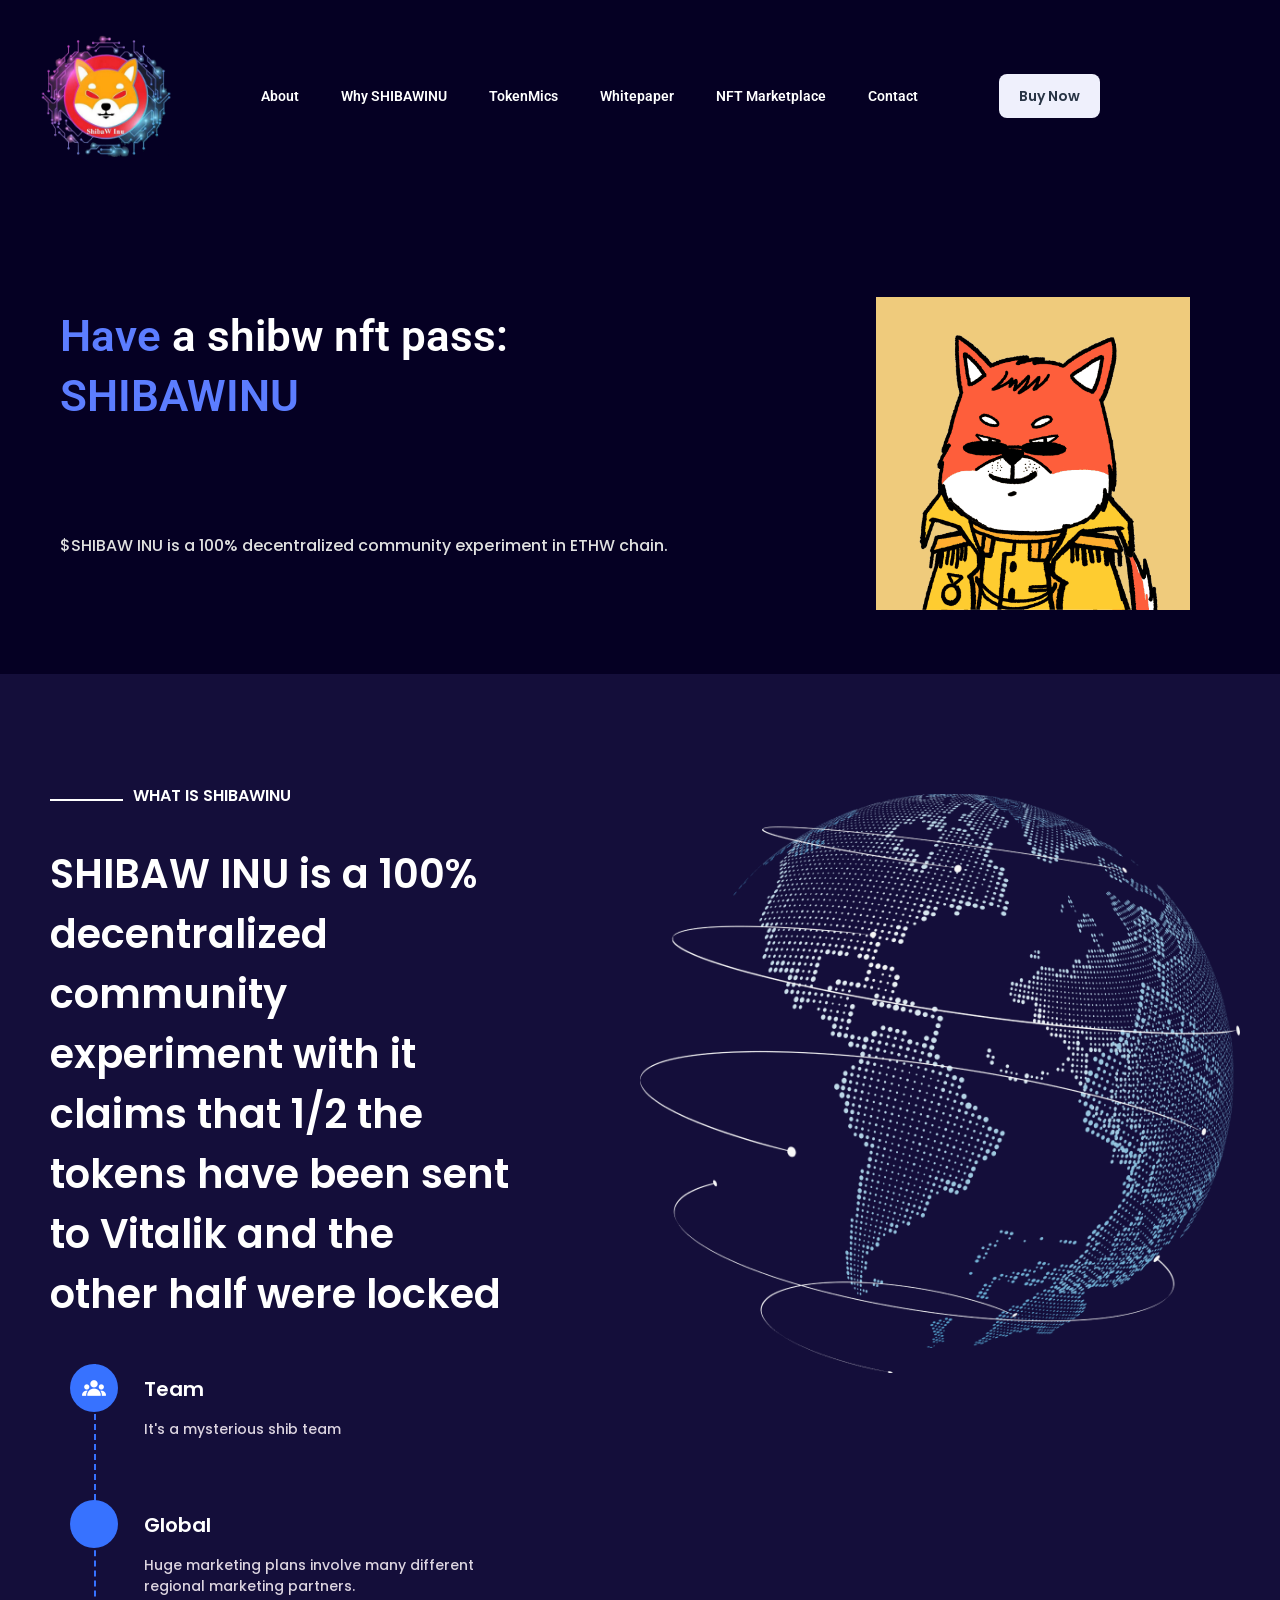
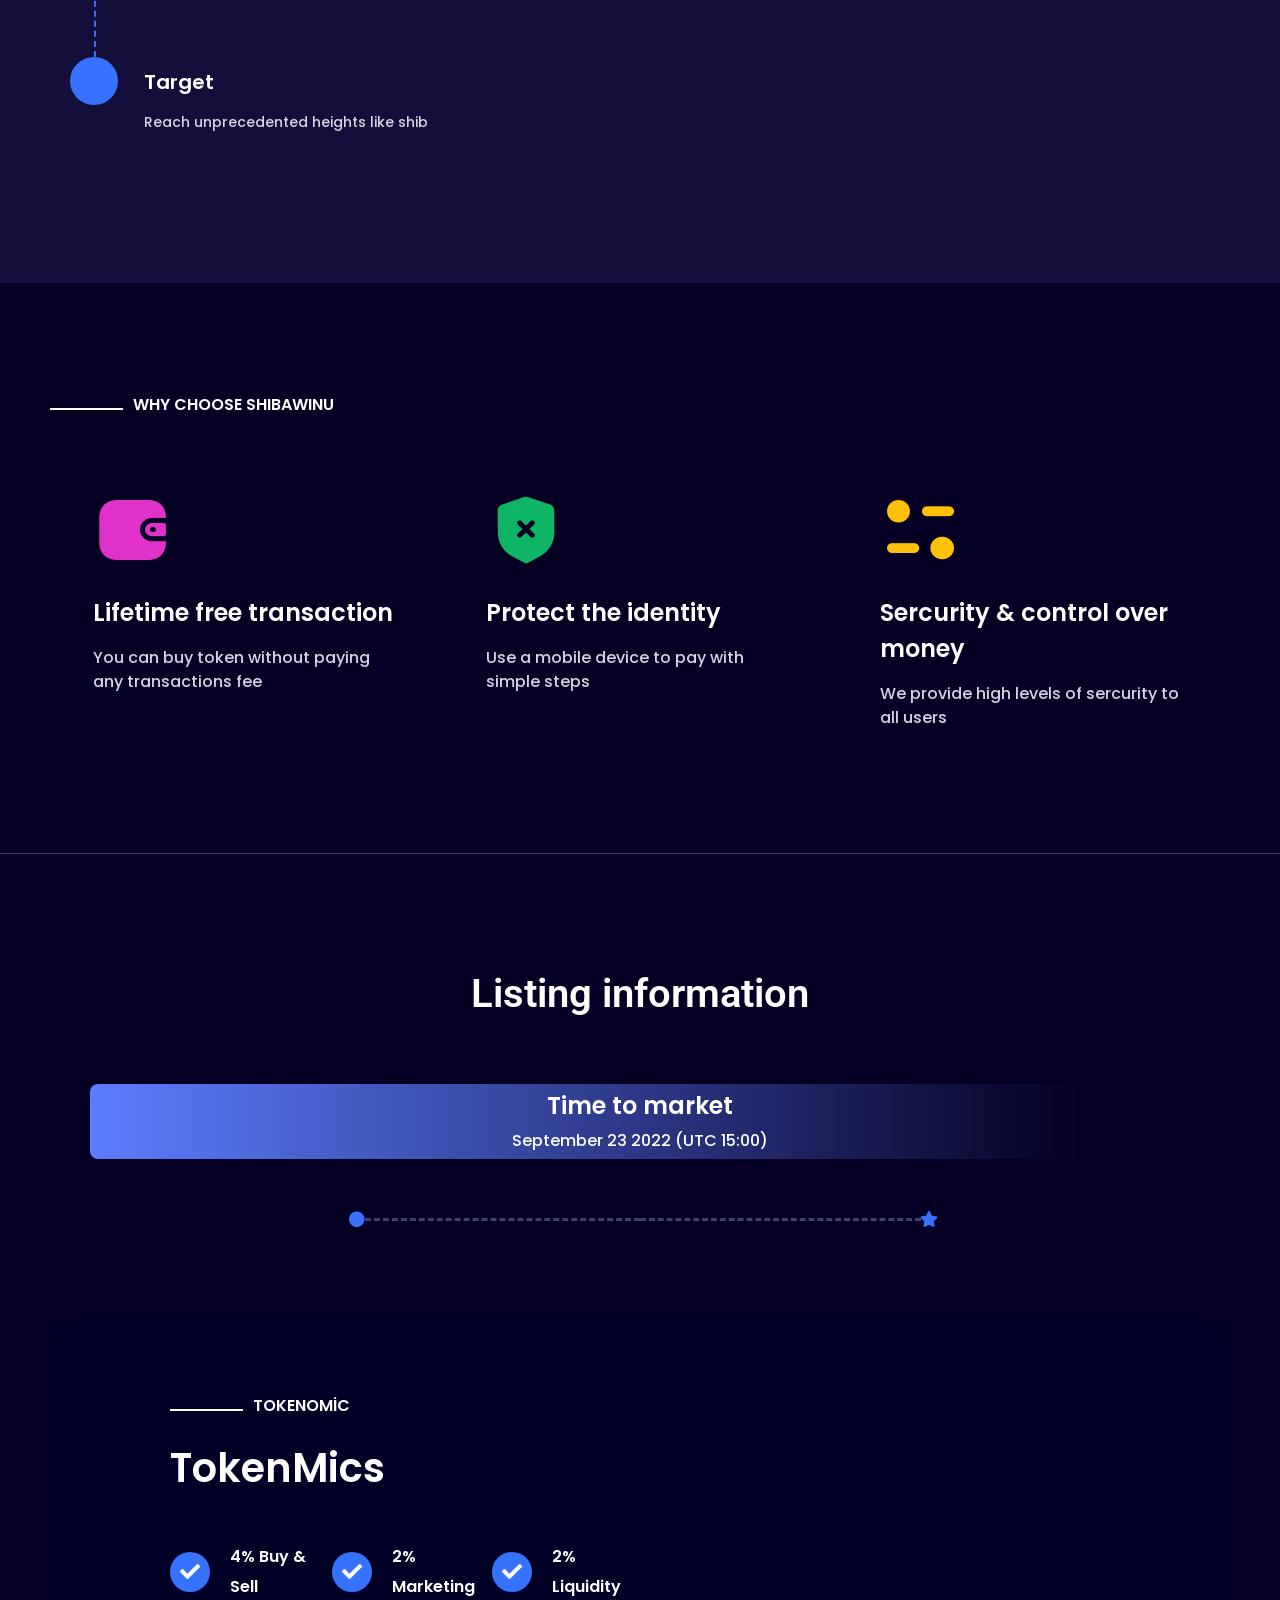
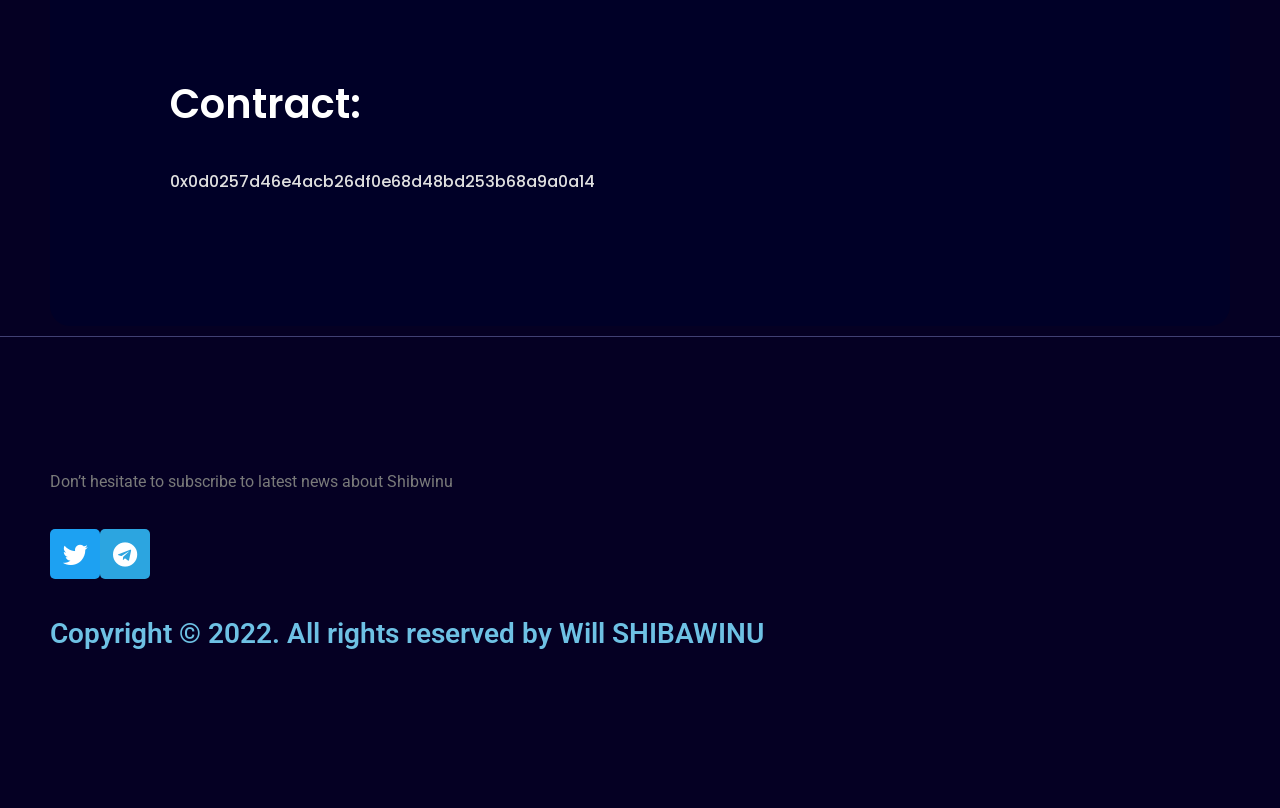
<file: index.htm>
<!DOCTYPE html>
<html lang="en-US" >

<head>
    <meta http-equiv="Content-Type" content="text/html; charset=UTF-8" />
    <link rel="profile" href="//gmpg.org/xfn/11">
    <link rel="pingback" href="./xmlrpc.php">
    <meta http-equiv="X-UA-Compatible" content="IE=edge">
    <meta name="viewport" content="width=device-width, initial-scale=1, shrink-to-fit=no"/>
    <title>SHIBAWINU </title>
<meta name='robots' content='max-image-preview:large' />
<link rel='dns-prefetch' href='//fonts.googleapis.com' />
<link rel='dns-prefetch' href='//s.w.org' />
<link rel="alternate" type="application/rss+xml" title="SHIBAWINU &raquo; Feed" href="./feed/" />
<link rel="alternate" type="application/rss+xml" title="SHIBAWINU &raquo; Comments Feed" href="./comments/feed/" />
<script type="text/javascript">
window._wpemojiSettings = {"baseUrl":"https:\/\/s.w.org\/images\/core\/emoji\/14.0.0\/72x72\/","ext":".png","svgUrl":"https:\/\/s.w.org\/images\/core\/emoji\/14.0.0\/svg\/","svgExt":".svg","source":{"concatemoji":"https:\/\/www.SHIBAWINU.com\/wp-includes\/js\/wp-emoji-release.min.js?ver=6.0.2"}};
/*! This file is auto-generated */
!function(e,a,t){var n,r,o,i=a.createElement("canvas"),p=i.getContext&&i.getContext("2d");function s(e,t){var a=String.fromCharCode,e=(p.clearRect(0,0,i.width,i.height),p.fillText(a.apply(this,e),0,0),i.toDataURL());return p.clearRect(0,0,i.width,i.height),p.fillText(a.apply(this,t),0,0),e===i.toDataURL()}function c(e){var t=a.createElement("script");t.src=e,t.defer=t.type="text/javascript",a.getElementsByTagName("head")[0].appendChild(t)}for(o=Array("flag","emoji"),t.supports={everything:!0,everythingExceptFlag:!0},r=0;r<o.length;r++)t.supports[o[r]]=function(e){if(!p||!p.fillText)return!1;switch(p.textBaseline="top",p.font="600 32px Arial",e){case"flag":return s([127987,65039,8205,9895,65039],[127987,65039,8203,9895,65039])?!1:!s([55356,56826,55356,56819],[55356,56826,8203,55356,56819])&&!s([55356,57332,56128,56423,56128,56418,56128,56421,56128,56430,56128,56423,56128,56447],[55356,57332,8203,56128,56423,8203,56128,56418,8203,56128,56421,8203,56128,56430,8203,56128,56423,8203,56128,56447]);case"emoji":return!s([129777,127995,8205,129778,127999],[129777,127995,8203,129778,127999])}return!1}(o[r]),t.supports.everything=t.supports.everything&&t.supports[o[r]],"flag"!==o[r]&&(t.supports.everythingExceptFlag=t.supports.everythingExceptFlag&&t.supports[o[r]]);t.supports.everythingExceptFlag=t.supports.everythingExceptFlag&&!t.supports.flag,t.DOMReady=!1,t.readyCallback=function(){t.DOMReady=!0},t.supports.everything||(n=function(){t.readyCallback()},a.addEventListener?(a.addEventListener("DOMContentLoaded",n,!1),e.addEventListener("load",n,!1)):(e.attachEvent("onload",n),a.attachEvent("onreadystatechange",function(){"complete"===a.readyState&&t.readyCallback()})),(e=t.source||{}).concatemoji?c(e.concatemoji):e.wpemoji&&e.twemoji&&(c(e.twemoji),c(e.wpemoji)))}(window,document,window._wpemojiSettings);
</script>
<style type="text/css">
img.wp-smiley,
img.emoji {
	display: inline !important;
	border: none !important;
	box-shadow: none !important;
	height: 1em !important;
	width: 1em !important;
	margin: 0 0.07em !important;
	vertical-align: -0.1em !important;
	background: none !important;
	padding: 0 !important;
}
</style>
	<link rel='stylesheet' id='wp-block-library-css'  href='./wp-includes/css/dist/block-library/style.min.css' type='text/css' media='all' />
<style id='global-styles-inline-css' type='text/css'>
body{--wp--preset--color--black: #000000;--wp--preset--color--cyan-bluish-gray: #abb8c3;--wp--preset--color--white: #ffffff;--wp--preset--color--pale-pink: #f78da7;--wp--preset--color--vivid-red: #cf2e2e;--wp--preset--color--luminous-vivid-orange: #ff6900;--wp--preset--color--luminous-vivid-amber: #fcb900;--wp--preset--color--light-green-cyan: #7bdcb5;--wp--preset--color--vivid-green-cyan: #00d084;--wp--preset--color--pale-cyan-blue: #8ed1fc;--wp--preset--color--vivid-cyan-blue: #0693e3;--wp--preset--color--vivid-purple: #9b51e0;--wp--preset--gradient--vivid-cyan-blue-to-vivid-purple: linear-gradient(135deg,rgba(6,147,227,1) 0%,rgb(155,81,224) 100%);--wp--preset--gradient--light-green-cyan-to-vivid-green-cyan: linear-gradient(135deg,rgb(122,220,180) 0%,rgb(0,208,130) 100%);--wp--preset--gradient--luminous-vivid-amber-to-luminous-vivid-orange: linear-gradient(135deg,rgba(252,185,0,1) 0%,rgba(255,105,0,1) 100%);--wp--preset--gradient--luminous-vivid-orange-to-vivid-red: linear-gradient(135deg,rgba(255,105,0,1) 0%,rgb(207,46,46) 100%);--wp--preset--gradient--very-light-gray-to-cyan-bluish-gray: linear-gradient(135deg,rgb(238,238,238) 0%,rgb(169,184,195) 100%);--wp--preset--gradient--cool-to-warm-spectrum: linear-gradient(135deg,rgb(74,234,220) 0%,rgb(151,120,209) 20%,rgb(207,42,186) 40%,rgb(238,44,130) 60%,rgb(251,105,98) 80%,rgb(254,248,76) 100%);--wp--preset--gradient--blush-light-purple: linear-gradient(135deg,rgb(255,206,236) 0%,rgb(152,150,240) 100%);--wp--preset--gradient--blush-bordeaux: linear-gradient(135deg,rgb(254,205,165) 0%,rgb(254,45,45) 50%,rgb(107,0,62) 100%);--wp--preset--gradient--luminous-dusk: linear-gradient(135deg,rgb(255,203,112) 0%,rgb(199,81,192) 50%,rgb(65,88,208) 100%);--wp--preset--gradient--pale-ocean: linear-gradient(135deg,rgb(255,245,203) 0%,rgb(182,227,212) 50%,rgb(51,167,181) 100%);--wp--preset--gradient--electric-grass: linear-gradient(135deg,rgb(202,248,128) 0%,rgb(113,206,126) 100%);--wp--preset--gradient--midnight: linear-gradient(135deg,rgb(2,3,129) 0%,rgb(40,116,252) 100%);--wp--preset--duotone--dark-grayscale: url('#wp-duotone-dark-grayscale');--wp--preset--duotone--grayscale: url('#wp-duotone-grayscale');--wp--preset--duotone--purple-yellow: url('#wp-duotone-purple-yellow');--wp--preset--duotone--blue-red: url('#wp-duotone-blue-red');--wp--preset--duotone--midnight: url('#wp-duotone-midnight');--wp--preset--duotone--magenta-yellow: url('#wp-duotone-magenta-yellow');--wp--preset--duotone--purple-green: url('#wp-duotone-purple-green');--wp--preset--duotone--blue-orange: url('#wp-duotone-blue-orange');--wp--preset--font-size--small: 13px;--wp--preset--font-size--medium: 20px;--wp--preset--font-size--large: 36px;--wp--preset--font-size--x-large: 42px;}.has-black-color{color: var(--wp--preset--color--black) !important;}.has-cyan-bluish-gray-color{color: var(--wp--preset--color--cyan-bluish-gray) !important;}.has-white-color{color: var(--wp--preset--color--white) !important;}.has-pale-pink-color{color: var(--wp--preset--color--pale-pink) !important;}.has-vivid-red-color{color: var(--wp--preset--color--vivid-red) !important;}.has-luminous-vivid-orange-color{color: var(--wp--preset--color--luminous-vivid-orange) !important;}.has-luminous-vivid-amber-color{color: var(--wp--preset--color--luminous-vivid-amber) !important;}.has-light-green-cyan-color{color: var(--wp--preset--color--light-green-cyan) !important;}.has-vivid-green-cyan-color{color: var(--wp--preset--color--vivid-green-cyan) !important;}.has-pale-cyan-blue-color{color: var(--wp--preset--color--pale-cyan-blue) !important;}.has-vivid-cyan-blue-color{color: var(--wp--preset--color--vivid-cyan-blue) !important;}.has-vivid-purple-color{color: var(--wp--preset--color--vivid-purple) !important;}.has-black-background-color{background-color: var(--wp--preset--color--black) !important;}.has-cyan-bluish-gray-background-color{background-color: var(--wp--preset--color--cyan-bluish-gray) !important;}.has-white-background-color{background-color: var(--wp--preset--color--white) !important;}.has-pale-pink-background-color{background-color: var(--wp--preset--color--pale-pink) !important;}.has-vivid-red-background-color{background-color: var(--wp--preset--color--vivid-red) !important;}.has-luminous-vivid-orange-background-color{background-color: var(--wp--preset--color--luminous-vivid-orange) !important;}.has-luminous-vivid-amber-background-color{background-color: var(--wp--preset--color--luminous-vivid-amber) !important;}.has-light-green-cyan-background-color{background-color: var(--wp--preset--color--light-green-cyan) !important;}.has-vivid-green-cyan-background-color{background-color: var(--wp--preset--color--vivid-green-cyan) !important;}.has-pale-cyan-blue-background-color{background-color: var(--wp--preset--color--pale-cyan-blue) !important;}.has-vivid-cyan-blue-background-color{background-color: var(--wp--preset--color--vivid-cyan-blue) !important;}.has-vivid-purple-background-color{background-color: var(--wp--preset--color--vivid-purple) !important;}.has-black-border-color{border-color: var(--wp--preset--color--black) !important;}.has-cyan-bluish-gray-border-color{border-color: var(--wp--preset--color--cyan-bluish-gray) !important;}.has-white-border-color{border-color: var(--wp--preset--color--white) !important;}.has-pale-pink-border-color{border-color: var(--wp--preset--color--pale-pink) !important;}.has-vivid-red-border-color{border-color: var(--wp--preset--color--vivid-red) !important;}.has-luminous-vivid-orange-border-color{border-color: var(--wp--preset--color--luminous-vivid-orange) !important;}.has-luminous-vivid-amber-border-color{border-color: var(--wp--preset--color--luminous-vivid-amber) !important;}.has-light-green-cyan-border-color{border-color: var(--wp--preset--color--light-green-cyan) !important;}.has-vivid-green-cyan-border-color{border-color: var(--wp--preset--color--vivid-green-cyan) !important;}.has-pale-cyan-blue-border-color{border-color: var(--wp--preset--color--pale-cyan-blue) !important;}.has-vivid-cyan-blue-border-color{border-color: var(--wp--preset--color--vivid-cyan-blue) !important;}.has-vivid-purple-border-color{border-color: var(--wp--preset--color--vivid-purple) !important;}.has-vivid-cyan-blue-to-vivid-purple-gradient-background{background: var(--wp--preset--gradient--vivid-cyan-blue-to-vivid-purple) !important;}.has-light-green-cyan-to-vivid-green-cyan-gradient-background{background: var(--wp--preset--gradient--light-green-cyan-to-vivid-green-cyan) !important;}.has-luminous-vivid-amber-to-luminous-vivid-orange-gradient-background{background: var(--wp--preset--gradient--luminous-vivid-amber-to-luminous-vivid-orange) !important;}.has-luminous-vivid-orange-to-vivid-red-gradient-background{background: var(--wp--preset--gradient--luminous-vivid-orange-to-vivid-red) !important;}.has-very-light-gray-to-cyan-bluish-gray-gradient-background{background: var(--wp--preset--gradient--very-light-gray-to-cyan-bluish-gray) !important;}.has-cool-to-warm-spectrum-gradient-background{background: var(--wp--preset--gradient--cool-to-warm-spectrum) !important;}.has-blush-light-purple-gradient-background{background: var(--wp--preset--gradient--blush-light-purple) !important;}.has-blush-bordeaux-gradient-background{background: var(--wp--preset--gradient--blush-bordeaux) !important;}.has-luminous-dusk-gradient-background{background: var(--wp--preset--gradient--luminous-dusk) !important;}.has-pale-ocean-gradient-background{background: var(--wp--preset--gradient--pale-ocean) !important;}.has-electric-grass-gradient-background{background: var(--wp--preset--gradient--electric-grass) !important;}.has-midnight-gradient-background{background: var(--wp--preset--gradient--midnight) !important;}.has-small-font-size{font-size: var(--wp--preset--font-size--small) !important;}.has-medium-font-size{font-size: var(--wp--preset--font-size--medium) !important;}.has-large-font-size{font-size: var(--wp--preset--font-size--large) !important;}.has-x-large-font-size{font-size: var(--wp--preset--font-size--x-large) !important;}
</style>
<link rel='stylesheet' id='contact-form-7-css'  href='./wp-content/plugins/contact-form-7/includes/css/styles.css' type='text/css' media='all' />
<link rel='stylesheet' id='ova-google-fonts-css'  href='//fonts.googleapis.com/css?family=Poppins%3A100%2C200%2C300%2C400%2C500%2C600%2C700%2C800%2C900' type='text/css' media='all' />
<link rel='stylesheet' id='carousel-css'  href='./wp-content/themes/cryptlight/assets/libs/carousel/assets/owl.carousel.min.css' type='text/css' media='all' />
<link rel='stylesheet' id='ovaicon-css'  href='./wp-content/themes/cryptlight/assets/libs/ovaicon/font/ovaicon.css' type='text/css' media='all' />
<link rel='stylesheet' id='icon-css'  href='./wp-content/themes/cryptlight/assets/libs/icons/icons.css' type='text/css' media='all' />
<link rel='stylesheet' id='iconly-css'  href='./wp-content/themes/cryptlight/assets/libs/iconly/css/style.css' type='text/css' media='all' />
<link rel='stylesheet' id='icomoon-css'  href='./wp-content/themes/cryptlight/assets/libs/icomoon/style.css' type='text/css' media='all' />
<link rel='stylesheet' id='cryptlight-style-css'  href='./wp-content/themes/cryptlight/style.css' type='text/css' media='all' />
<style id='cryptlight-style-inline-css' type='text/css'>
:root{--primary: #3772FF;--text: #6D747C;--primary-font: Poppins;--font-size: 16px;--line-height: 30px;--letter-spacing: 0px;--width-sidebar: 320px;--main-content:  calc( 100% - 320px );--container-width: 1290px;--boxed-offset: 20px;--woo-layout: layout_1c;--woo-width-sidebar: 320px;--woo-main-content:  calc( 100% - 320px );}@media (min-width: 1024px) and ( max-width: 1350px ){
		        body .row_site,
		        body .elementor-section.elementor-section-boxed>.elementor-container{
		            max-width: 100%;
		            padding-left: 30px;
		            padding-right: 30px;
		        }
		    }
</style>
<link rel='stylesheet' id='elementor-icons-css'  href='./wp-content/plugins/elementor/assets/css/frontend-lite.min.css' type='text/css' media='all' />
<link rel='stylesheet' id='elementor-frontend-css'  href='./wp-content/plugins/elementor/assets/css/frontend-lite.min.css' type='text/css' media='all' />
<link rel='stylesheet' id='elementor-post-7-css'  href='./wp-content/uploads/elementor/css/post-7.css' type='text/css' media='all' />
<link rel='stylesheet' id='elementor-global-css'  href='./wp-content/uploads/elementor/css/global.css' type='text/css' media='all' />
<link rel='stylesheet' id='elementor-post-3325-css'  href='./wp-content/uploads/elementor/css/post-3325.css' type='text/css' media='all' />
<link rel='stylesheet' id='google-fonts-1-css'  href='https://fonts.googleapis.com/css?family=Roboto%3A100%2C100italic%2C200%2C200italic%2C300%2C300italic%2C400%2C400italic%2C500%2C500italic%2C600%2C600italic%2C700%2C700italic%2C800%2C800italic%2C900%2C900italic%7CRoboto+Slab%3A100%2C100italic%2C200%2C200italic%2C300%2C300italic%2C400%2C400italic%2C500%2C500italic%2C600%2C600italic%2C700%2C700italic%2C800%2C800italic%2C900%2C900italic%7CPoppins%3A100%2C100italic%2C200%2C200italic%2C300%2C300italic%2C400%2C400italic%2C500%2C500italic%2C600%2C600italic%2C700%2C700italic%2C800%2C800italic%2C900%2C900italic&#038;display=auto&#038;ver=6.0.2' type='text/css' media='all' />
<link rel='stylesheet' id='elementor-icons-shared-0-css'  href='./wp-content/plugins/elementor/assets/lib/font-awesome/css/fontawesome.min.css' type='text/css' media='all' />
<link rel='stylesheet' id='elementor-icons-fa-solid-css'  href='./wp-content/plugins/elementor/assets/lib/font-awesome/css/solid.min.css' type='text/css' media='all' />
<script type='text/javascript' src='./wp-includes/js/jquery/jquery.min.js' id='jquery-core-js'></script>
<script type='text/javascript' src='./wp-includes/js/jquery/jquery-migrate.min.js' id='jquery-migrate-js'></script>
<link rel="https://api.w.org/" href="./wp-json/" /><link rel="alternate" type="application/json" href="./wp-json/wp/v2/pages/3325" /><link rel="EditURI" type="application/rsd+xml" title="RSD" href="./xmlrpc.php?rsd" />
<link rel="wlwmanifest" type="application/wlwmanifest+xml" href="./wp-includes/wlwmanifest.xml" /> 
<meta name="generator" content="WordPress 6.0.2" />
<link rel="canonical" href="./" />
<link rel='shortlink' href='./' />
<link rel="alternate" type="application/json+oembed" href="./wp-json/oembed/1.0/embed?url=https%3A%2F%2Fwww.SHIBAWINU.com%2F" />
<link rel="alternate" type="text/xml+oembed" href="./wp-json/oembed/1.0/embed?url=https%3A%2F%2Fwww.SHIBAWINU.com%2F&#038;format=xml" />
<link rel="icon" href="./wp-content/uploads/2022/05/cropped-liu-zilla-real-logo-32x32.png" sizes="32x32" />
<link rel="icon" href="./wp-content/uploads/2022/05/cropped-liu-zilla-real-logo-192x192.png" sizes="192x192" />
<link rel="apple-touch-icon" href="./wp-content/uploads/2022/05/cropped-liu-zilla-real-logo-180x180.png" />
<meta name="msapplication-TileImage" content="./wp-content/uploads/2022/05/cropped-liu-zilla-real-logo-270x270.png" />
</head>

<body data-rsssl=1 class="home page-template page-template-elementor_header_footer page page-id-3325 wp-embed-responsive layout_1c woo_layout_1c elementor-default elementor-template-full-width elementor-kit-7 elementor-page elementor-page-3325" ><svg xmlns="http://www.w3.org/2000/svg" viewBox="0 0 0 0" width="0" height="0" focusable="false" role="none" style="visibility: hidden; position: absolute; left: -9999px; overflow: hidden;" ><defs><filter id="wp-duotone-dark-grayscale"><feColorMatrix color-interpolation-filters="sRGB" type="matrix" values=" .299 .587 .114 0 0 .299 .587 .114 0 0 .299 .587 .114 0 0 .299 .587 .114 0 0 " /><feComponentTransfer color-interpolation-filters="sRGB" ><feFuncR type="table" tableValues="0 0.49803921568627" /><feFuncG type="table" tableValues="0 0.49803921568627" /><feFuncB type="table" tableValues="0 0.49803921568627" /><feFuncA type="table" tableValues="1 1" /></feComponentTransfer><feComposite in2="SourceGraphic" operator="in" /></filter></defs></svg><svg xmlns="http://www.w3.org/2000/svg" viewBox="0 0 0 0" width="0" height="0" focusable="false" role="none" style="visibility: hidden; position: absolute; left: -9999px; overflow: hidden;" ><defs><filter id="wp-duotone-grayscale"><feColorMatrix color-interpolation-filters="sRGB" type="matrix" values=" .299 .587 .114 0 0 .299 .587 .114 0 0 .299 .587 .114 0 0 .299 .587 .114 0 0 " /><feComponentTransfer color-interpolation-filters="sRGB" ><feFuncR type="table" tableValues="0 1" /><feFuncG type="table" tableValues="0 1" /><feFuncB type="table" tableValues="0 1" /><feFuncA type="table" tableValues="1 1" /></feComponentTransfer><feComposite in2="SourceGraphic" operator="in" /></filter></defs></svg><svg xmlns="http://www.w3.org/2000/svg" viewBox="0 0 0 0" width="0" height="0" focusable="false" role="none" style="visibility: hidden; position: absolute; left: -9999px; overflow: hidden;" ><defs><filter id="wp-duotone-purple-yellow"><feColorMatrix color-interpolation-filters="sRGB" type="matrix" values=" .299 .587 .114 0 0 .299 .587 .114 0 0 .299 .587 .114 0 0 .299 .587 .114 0 0 " /><feComponentTransfer color-interpolation-filters="sRGB" ><feFuncR type="table" tableValues="0.54901960784314 0.98823529411765" /><feFuncG type="table" tableValues="0 1" /><feFuncB type="table" tableValues="0.71764705882353 0.25490196078431" /><feFuncA type="table" tableValues="1 1" /></feComponentTransfer><feComposite in2="SourceGraphic" operator="in" /></filter></defs></svg><svg xmlns="http://www.w3.org/2000/svg" viewBox="0 0 0 0" width="0" height="0" focusable="false" role="none" style="visibility: hidden; position: absolute; left: -9999px; overflow: hidden;" ><defs><filter id="wp-duotone-blue-red"><feColorMatrix color-interpolation-filters="sRGB" type="matrix" values=" .299 .587 .114 0 0 .299 .587 .114 0 0 .299 .587 .114 0 0 .299 .587 .114 0 0 " /><feComponentTransfer color-interpolation-filters="sRGB" ><feFuncR type="table" tableValues="0 1" /><feFuncG type="table" tableValues="0 0.27843137254902" /><feFuncB type="table" tableValues="0.5921568627451 0.27843137254902" /><feFuncA type="table" tableValues="1 1" /></feComponentTransfer><feComposite in2="SourceGraphic" operator="in" /></filter></defs></svg><svg xmlns="http://www.w3.org/2000/svg" viewBox="0 0 0 0" width="0" height="0" focusable="false" role="none" style="visibility: hidden; position: absolute; left: -9999px; overflow: hidden;" ><defs><filter id="wp-duotone-midnight"><feColorMatrix color-interpolation-filters="sRGB" type="matrix" values=" .299 .587 .114 0 0 .299 .587 .114 0 0 .299 .587 .114 0 0 .299 .587 .114 0 0 " /><feComponentTransfer color-interpolation-filters="sRGB" ><feFuncR type="table" tableValues="0 0" /><feFuncG type="table" tableValues="0 0.64705882352941" /><feFuncB type="table" tableValues="0 1" /><feFuncA type="table" tableValues="1 1" /></feComponentTransfer><feComposite in2="SourceGraphic" operator="in" /></filter></defs></svg><svg xmlns="http://www.w3.org/2000/svg" viewBox="0 0 0 0" width="0" height="0" focusable="false" role="none" style="visibility: hidden; position: absolute; left: -9999px; overflow: hidden;" ><defs><filter id="wp-duotone-magenta-yellow"><feColorMatrix color-interpolation-filters="sRGB" type="matrix" values=" .299 .587 .114 0 0 .299 .587 .114 0 0 .299 .587 .114 0 0 .299 .587 .114 0 0 " /><feComponentTransfer color-interpolation-filters="sRGB" ><feFuncR type="table" tableValues="0.78039215686275 1" /><feFuncG type="table" tableValues="0 0.94901960784314" /><feFuncB type="table" tableValues="0.35294117647059 0.47058823529412" /><feFuncA type="table" tableValues="1 1" /></feComponentTransfer><feComposite in2="SourceGraphic" operator="in" /></filter></defs></svg><svg xmlns="http://www.w3.org/2000/svg" viewBox="0 0 0 0" width="0" height="0" focusable="false" role="none" style="visibility: hidden; position: absolute; left: -9999px; overflow: hidden;" ><defs><filter id="wp-duotone-purple-green"><feColorMatrix color-interpolation-filters="sRGB" type="matrix" values=" .299 .587 .114 0 0 .299 .587 .114 0 0 .299 .587 .114 0 0 .299 .587 .114 0 0 " /><feComponentTransfer color-interpolation-filters="sRGB" ><feFuncR type="table" tableValues="0.65098039215686 0.40392156862745" /><feFuncG type="table" tableValues="0 1" /><feFuncB type="table" tableValues="0.44705882352941 0.4" /><feFuncA type="table" tableValues="1 1" /></feComponentTransfer><feComposite in2="SourceGraphic" operator="in" /></filter></defs></svg><svg xmlns="http://www.w3.org/2000/svg" viewBox="0 0 0 0" width="0" height="0" focusable="false" role="none" style="visibility: hidden; position: absolute; left: -9999px; overflow: hidden;" ><defs><filter id="wp-duotone-blue-orange"><feColorMatrix color-interpolation-filters="sRGB" type="matrix" values=" .299 .587 .114 0 0 .299 .587 .114 0 0 .299 .587 .114 0 0 .299 .587 .114 0 0 " /><feComponentTransfer color-interpolation-filters="sRGB" ><feFuncR type="table" tableValues="0.098039215686275 1" /><feFuncG type="table" tableValues="0 0.66274509803922" /><feFuncB type="table" tableValues="0.84705882352941 0.41960784313725" /><feFuncA type="table" tableValues="1 1" /></feComponentTransfer><feComposite in2="SourceGraphic" operator="in" /></filter></defs></svg><div class="wrap-fullwidth">
	
		<div data-elementor-type="wp-post" data-elementor-id="47" class="elementor elementor-47">
									<section class="elementor-section elementor-top-section elementor-element elementor-element-d3fa468 header_sticky mobile_sticky elementor-section-content-middle elementor-section-boxed elementor-section-height-default elementor-section-height-default" data-id="d3fa468" data-element_type="section" data-settings="{&quot;background_background&quot;:&quot;classic&quot;}">
						<div class="elementor-container elementor-column-gap-default">
					<div class="elementor-column elementor-col-25 elementor-top-column elementor-element elementor-element-8435cee" data-id="8435cee" data-element_type="column">
			<div class="elementor-widget-wrap elementor-element-populated">
								<div class="elementor-element elementor-element-5478040 elementor-widget elementor-widget-ova_logo" data-id="5478040" data-element_type="widget" data-widget_type="ova_logo.default">
				<div class="elementor-widget-container">
			
		<div class="brand_el">

											<a href="./ "   >
			
				<img src="./wp-content/uploads/2021/07/liu-zilla-real-logwo.png" 
					alt="Liu Zilla" 
					class="logo_desktop" 
					style="width:132px ; height:auto" 
				/>

				<img src="./wp-content/uploads/2021/07/liu-zilla-real-logwo.png" 
					alt="Liu Zilla" 
					class="logo_mobile" 
					style="width:132px ;  height:auto" 
				/>

				<img src="./wp-content/uploads/2021/07/liu-zilla-real-logwo.png" 
					alt="Liu Zilla" 
					class="logo_sticky" 
					style="width:132px ; height:auto" 
				/>

							</a>
			
		</div>

				</div>
				</div>
					</div>
		</div>
				<div class="elementor-column elementor-col-25 elementor-top-column elementor-element elementor-element-71be774 elementor-hidden-tablet elementor-hidden-phone" data-id="71be774" data-element_type="column">
			<div class="elementor-widget-wrap elementor-element-populated">
								<div class="elementor-element elementor-element-edb0b39 elementor-view-primary-menu elementor-widget elementor-widget-cryptlight_elementor_menu_nav" data-id="edb0b39" data-element_type="widget" data-widget_type="cryptlight_elementor_menu_nav.default">
				<div class="elementor-widget-container">
			
		<nav class="main-navigation">
            <button class="menu-toggle">
            	<span>
            		Menu            	</span>
            </button>
			<div class="primary-navigation"><ul id="menu-primary-menu" class="menu"><li id="menu-item-61" class="menu-item menu-item-type-custom menu-item-object-custom menu-item-61"><a href="#about">About</a></li>
<li id="menu-item-62" class="menu-item menu-item-type-custom menu-item-object-custom menu-item-62"><a href="#why-ico">Why SHIBAWINU</a></li>
<li id="menu-item-8084" class="menu-item menu-item-type-custom menu-item-object-custom menu-item-8084"><a href="#tokenmics">TokenMics</a></li>
<li id="menu-item-8084" class="menu-item menu-item-type-custom menu-item-object-custom menu-item-8084"><a href="https://github-bsc.gitbook.io/shibaw-inu.whitepaper/">Whitepaper</a></li>
<li id="menu-item-8084" class="menu-item menu-item-type-custom menu-item-object-custom menu-item-8084"><a href="https://nuwton.io/collection/EthereumPow/0x4df5996ce7308ccb6f8259c610f9bb6ecf490557">NFT Marketplace </a></li>
<li id="menu-item-67" class="menu-item menu-item-type-custom menu-item-object-custom menu-item-67"><a href="#contact">Contact</a></li>
</ul></div>        </nav>
		

			</div>
				</div>
					</div>
		</div>
				<div class="elementor-column elementor-col-25 elementor-top-column elementor-element elementor-element-ec7fa0e elementor-hidden-desktop" data-id="ec7fa0e" data-element_type="column">
			<div class="elementor-widget-wrap elementor-element-populated">
								<div class="elementor-element elementor-element-58c9b4b elementor-view-primary-menu elementor-widget elementor-widget-cryptlight_elementor_menu_canvas" data-id="58c9b4b" data-element_type="widget" data-widget_type="cryptlight_elementor_menu_canvas.default">
				<div class="elementor-widget-container">
			
		<nav class="menu-canvas">
            <button class="menu-toggle">
            	<span></span>
            </button>
            <nav class="container-menu dir_left">
	            <div class="close-menu">
	            	<i class="ovaicon-cancel"></i>
	            </div>
				<div class="primary-navigation"><ul id="menu-primary-menu-1" class="menu"><li class="menu-item menu-item-type-custom menu-item-object-custom menu-item-61"><a href="#about">About</a></li>
<li class="menu-item menu-item-type-custom menu-item-object-custom menu-item-62"><a href="#why-ico">Why SHIBAWINU</a></li>
<li class="menu-item menu-item-type-custom menu-item-object-custom menu-item-63"><a href="#sales">Sales</a></li>
<li class="menu-item menu-item-type-custom menu-item-object-custom menu-item-8084"><a href="#tokenmics">TokenMics</a></li>
<li class="menu-item menu-item-type-custom menu-item-object-custom menu-item-67"><a href="#contact">Contact</a></li>
</ul></div>			</nav>
			<div class="site-overlay"></div>
        </nav>
		

			</div>
				</div>
					</div>
		</div>
				<div class="elementor-column elementor-col-25 elementor-top-column elementor-element elementor-element-878e726 elementor-hidden-phone" data-id="878e726" data-element_type="column">
			<div class="elementor-widget-wrap elementor-element-populated">
								<div class="elementor-element elementor-element-28cae9e elementor-widget elementor-widget-cryptlight_elementor_button" data-id="28cae9e" data-element_type="widget" data-widget_type="cryptlight_elementor_button.default">
				<div class="elementor-widget-container">
			
		<div class="ova-button">
							<a href="https://app.lfgswap.finance/swap?outputCurrency=0x0d0257D46E4Acb26dF0E68d48bD253b68a9A0A14" class="url-button" >
											Buy now									</a>
					</div>
		 	
				</div>
				</div>
					</div>
		</div>
							</div>
		</section>
							</div>
				<div data-elementor-type="wp-page" data-elementor-id="3325" class="elementor elementor-3325">
									<section class="elementor-section elementor-top-section elementor-element elementor-element-b52e3d8 elementor-section-boxed elementor-section-height-default elementor-section-height-default" data-id="b52e3d8" data-element_type="section" data-settings="{&quot;background_background&quot;:&quot;classic&quot;}">
							<div class="elementor-background-overlay"></div>
							<div class="elementor-container elementor-column-gap-default">
					<div class="elementor-column elementor-col-50 elementor-top-column elementor-element elementor-element-7a12e01" data-id="7a12e01" data-element_type="column">
			<div class="elementor-widget-wrap elementor-element-populated">
								<div class="elementor-element elementor-element-3ac583d elementor-widget elementor-widget-text-editor" data-id="3ac583d" data-element_type="widget" data-widget_type="text-editor.default">
				<div class="elementor-widget-container">
			<style>/*! elementor - v3.6.5 - 27-04-2022 */
.elementor-widget-text-editor.elementor-drop-cap-view-stacked .elementor-drop-cap{background-color:#818a91;color:#fff}.elementor-widget-text-editor.elementor-drop-cap-view-framed .elementor-drop-cap{color:#818a91;border:3px solid;background-color:transparent}.elementor-widget-text-editor:not(.elementor-drop-cap-view-default) .elementor-drop-cap{margin-top:8px}.elementor-widget-text-editor:not(.elementor-drop-cap-view-default) .elementor-drop-cap-letter{width:1em;height:1em}.elementor-widget-text-editor .elementor-drop-cap{float:left;text-align:center;line-height:1;font-size:50px}.elementor-widget-text-editor .elementor-drop-cap-letter{display:inline-block}</style>				<p><span style="color: #5c7dff;">Have  </span>a shibw  nft pass: <span style="color: #5c7dff;">SHIBAWINU</span></p>						</div>
				</div>
				<div class="elementor-element elementor-element-66ae253 elementor-widget elementor-widget-heading" data-id="66ae253" data-element_type="widget" data-widget_type="heading.default">
				<div class="elementor-widget-container">
			<style>/*! elementor - v3.6.5 - 27-04-2022 */
.elementor-heading-title{padding:0;margin:0;line-height:1}.elementor-widget-heading .elementor-heading-title[class*=elementor-size-]>a{color:inherit;font-size:inherit;line-height:inherit}.elementor-widget-heading .elementor-heading-title.elementor-size-small{font-size:15px}.elementor-widget-heading .elementor-heading-title.elementor-size-medium{font-size:19px}.elementor-widget-heading .elementor-heading-title.elementor-size-large{font-size:29px}.elementor-widget-heading .elementor-heading-title.elementor-size-xl{font-size:39px}.elementor-widget-heading .elementor-heading-title.elementor-size-xxl{font-size:59px}</style><p class="elementor-heading-title elementor-size-default">$SHIBAW INU is a 100% decentralized community experiment in ETHW chain. </p>		</div>
				</div>
					</div>
		</div>
				<div class="elementor-column elementor-col-50 elementor-top-column elementor-element elementor-element-fda0cb1" data-id="fda0cb1" data-element_type="column">
			<div class="elementor-widget-wrap elementor-element-populated">
								<section class="elementor-section elementor-inner-section elementor-element elementor-element-9c67a46 elementor-section-boxed elementor-section-height-default elementor-section-height-default" data-id="9c67a46" data-element_type="section">
						<div class="elementor-container elementor-column-gap-default">
					<div class="elementor-column elementor-col-100 elementor-inner-column elementor-element elementor-element-49d11f2" data-id="49d11f2" data-element_type="column">
			<div class="elementor-widget-wrap elementor-element-populated">
								<div class="elementor-element elementor-element-70b0c5a elementor-widget elementor-widget-image" data-id="70b0c5a" data-element_type="widget" data-widget_type="image.default">
				<div class="elementor-widget-container">
			<style>/*! elementor - v3.6.5 - 27-04-2022 */
.elementor-widget-image{text-align:center}.elementor-widget-image a{display:inline-block}.elementor-widget-image a img[src$=".svg"]{width:48px}.elementor-widget-image img{vertical-align:middle;display:inline-block}</style>												<img width="600" height="600" src="./wp-content/uploads/2022/05/Comp-1_1.gif" class="attachment-full size-full" alt="" loading="lazy" />															</div>
				</div>
					</div>
		</div>
							</div>
		</section>
					</div>
		</div>
							</div>
		</section>
				<section class="elementor-section elementor-top-section elementor-element elementor-element-c3bb64f elementor-section-boxed elementor-section-height-default elementor-section-height-default" data-id="c3bb64f" data-element_type="section" id="about" data-settings="{&quot;background_background&quot;:&quot;classic&quot;}">
						<div class="elementor-container elementor-column-gap-default">
					<div class="elementor-column elementor-col-50 elementor-top-column elementor-element elementor-element-c99988d" data-id="c99988d" data-element_type="column">
			<div class="elementor-widget-wrap elementor-element-populated">
								<div class="elementor-element elementor-element-14dba08 elementor-widget elementor-widget-cryptlight_elementor_heading" data-id="14dba08" data-element_type="widget" data-widget_type="cryptlight_elementor_heading.default">
				<div class="elementor-widget-container">
					<div class="ova-heading-content">
			<h2 class="ova-heading ova_before">

									<span class="ova_before"></span>
				
				
				WHAT IS SHIBAWINU 				
				
				
			</h2>

			
								<p class="ova-heading-description">SHIBAW INU is a 100% decentralized community experiment with it claims that 1/2 the tokens have been sent to Vitalik and the other half were locked</p>
					</div>
		 	
				</div>
				</div>
				<div class="elementor-element elementor-element-102666e elementor-widget elementor-widget-cryptlight_elementor_ico-crypto" data-id="102666e" data-element_type="widget" data-widget_type="cryptlight_elementor_ico-crypto.default">
				<div class="elementor-widget-container">
			        <div class="ova-ico-crypto">
												<div class="item ">
						<i class="ovaicon-user-2"></i>
						<div class="title">
							Team						</div>
						<div class="desc">
							It's a mysterious shib team			</div>
					</div>
								<div class="item ">
						<i class="eicon-globe"></i>
						<div class="title">
							Global						</div>
						<div class="desc">
							Huge marketing plans involve many different regional marketing partners.						</div>
					</div>
								<div class="item ">
						<i class="eicon-star"></i>
						<div class="title">
							Target						</div>
						<div class="desc">
							Reach unprecedented heights like shib					</div>
					</div>
					</div>
		 	
				</div>
				</div>
					</div>
		</div>
				<div class="elementor-column elementor-col-50 elementor-top-column elementor-element elementor-element-c5a6e79" data-id="c5a6e79" data-element_type="column" data-settings="{&quot;background_background&quot;:&quot;classic&quot;}">
			<div class="elementor-widget-wrap elementor-element-populated">
								<div class="elementor-element elementor-element-f1c0d1f elementor-widget elementor-widget-image" data-id="f1c0d1f" data-element_type="widget" data-widget_type="image.default">
				<div class="elementor-widget-container">
															<img width="649" height="626" src="./wp-content/uploads/2021/08/ilustrator.png" class="attachment-full size-full" alt="" loading="lazy" srcset="./wp-content/uploads/2021/08/ilustrator.png 649w, ./wp-content/uploads/2021/08/ilustrator-300x289.png 300w" sizes="(max-width: 649px) 100vw, 649px" />															</div>
				</div>
					</div>
		</div>
							</div>
		</section>
				<section class="elementor-section elementor-top-section elementor-element elementor-element-073c4e0 elementor-section-boxed elementor-section-height-default elementor-section-height-default" data-id="073c4e0" data-element_type="section" id="why-ico" data-settings="{&quot;background_background&quot;:&quot;classic&quot;}">
							<div class="elementor-background-overlay"></div>
							<div class="elementor-container elementor-column-gap-default">
					<div class="elementor-column elementor-col-100 elementor-top-column elementor-element elementor-element-3011c89" data-id="3011c89" data-element_type="column">
			<div class="elementor-widget-wrap elementor-element-populated">
								<div class="elementor-element elementor-element-5f79cc0 elementor-widget elementor-widget-cryptlight_elementor_heading" data-id="5f79cc0" data-element_type="widget" data-widget_type="cryptlight_elementor_heading.default">
				<div class="elementor-widget-container">
					<div class="ova-heading-content">
			<h2 class="ova-heading ova_before">

									<span class="ova_before"></span>
				
				
				Why choose SHIBAWINU				
				
				
			</h2>

			
					</div>
		 	
				</div>
				</div>
				<section class="elementor-section elementor-inner-section elementor-element elementor-element-094e9e7 elementor-section-full_width elementor-section-height-default elementor-section-height-default" data-id="094e9e7" data-element_type="section">
						<div class="elementor-container elementor-column-gap-default">
					<div class="elementor-column elementor-col-33 elementor-inner-column elementor-element elementor-element-16a6749" data-id="16a6749" data-element_type="column">
			<div class="elementor-widget-wrap elementor-element-populated">
								<div class="elementor-element elementor-element-2c16f35 elementor-invisible elementor-widget elementor-widget-cryptlight_elementor_card" data-id="2c16f35" data-element_type="widget" data-settings="{&quot;_animation&quot;:&quot;ova-move-up&quot;,&quot;_animation_tablet&quot;:&quot;none&quot;,&quot;_animation_delay&quot;:100}" data-widget_type="cryptlight_elementor_card.default">
				<div class="elementor-widget-container">
			        			<div class="ova-card">
		     		                <div class="align-icon">
						<div class="icon">
							<i class="iconly-Wallet icbo"></i>
						</div>
					</div>
													<div class="title">
						Lifetime free transaction				   </div>
													<div class="desc">
						You can buy token without paying any transactions fee					</div>
							</div>
				</div>
				</div>
					</div>
		</div>
				<div class="elementor-column elementor-col-33 elementor-inner-column elementor-element elementor-element-590d4cb" data-id="590d4cb" data-element_type="column">
			<div class="elementor-widget-wrap elementor-element-populated">
								<div class="elementor-element elementor-element-a24f3ee elementor-invisible elementor-widget elementor-widget-cryptlight_elementor_card" data-id="a24f3ee" data-element_type="widget" data-settings="{&quot;_animation&quot;:&quot;ova-move-up&quot;,&quot;_animation_tablet&quot;:&quot;none&quot;,&quot;_animation_delay&quot;:100}" data-widget_type="cryptlight_elementor_card.default">
				<div class="elementor-widget-container">
			        			<div class="ova-card">
		     		                <div class="align-icon">
						<div class="icon">
							<i class="iconly-Shield-Fail icbo"></i>
						</div>
					</div>
													<div class="title">
						Protect the identity				   </div>
													<div class="desc">
						Use a mobile device to pay with simple steps					</div>
							</div>
				</div>
				</div>
					</div>
		</div>
				<div class="elementor-column elementor-col-33 elementor-inner-column elementor-element elementor-element-fb35b9c" data-id="fb35b9c" data-element_type="column">
			<div class="elementor-widget-wrap elementor-element-populated">
								<div class="elementor-element elementor-element-91d323e elementor-invisible elementor-widget elementor-widget-cryptlight_elementor_card" data-id="91d323e" data-element_type="widget" data-settings="{&quot;_animation&quot;:&quot;ova-move-up&quot;,&quot;_animation_tablet&quot;:&quot;none&quot;,&quot;_animation_delay&quot;:100}" data-widget_type="cryptlight_elementor_card.default">
				<div class="elementor-widget-container">
			        			<div class="ova-card">
		     		                <div class="align-icon">
						<div class="icon">
							<i class="iconly-Filter icbo"></i>
						</div>
					</div>
													<div class="title">
						Sercurity &amp; control over money				   </div>
													<div class="desc">
						We provide high levels of sercurity to all users					</div>
							</div>
				</div>
				</div>
					</div>
		</div>
							</div>
		</section>
					</div>
		</div>
							</div>
		</section>
				<section class="elementor-section elementor-top-section elementor-element elementor-element-639cd91 elementor-section-boxed elementor-section-height-default elementor-section-height-default" data-id="639cd91" data-element_type="section" id="sales" data-settings="{&quot;background_background&quot;:&quot;classic&quot;}">
							<div class="elementor-background-overlay"></div>
							<div class="elementor-container elementor-column-gap-default">
					<div class="elementor-column elementor-col-100 elementor-top-column elementor-element elementor-element-c711cc3" data-id="c711cc3" data-element_type="column">
			<div class="elementor-widget-wrap elementor-element-populated">
								<section class="elementor-section elementor-inner-section elementor-element elementor-element-a68daa0 elementor-section-boxed elementor-section-height-default elementor-section-height-default" data-id="a68daa0" data-element_type="section">
						<div class="elementor-container elementor-column-gap-no">
					<div class="elementor-column elementor-col-100 elementor-inner-column elementor-element elementor-element-e6d9c50" data-id="e6d9c50" data-element_type="column">
			<div class="elementor-widget-wrap elementor-element-populated">
								<div class="elementor-element elementor-element-54aaa3b elementor-widget elementor-widget-heading" data-id="54aaa3b" data-element_type="widget" data-widget_type="heading.default">
				<div class="elementor-widget-container">
			<h1 class="elementor-heading-title elementor-size-default">Listing information</h1>		</div>
				</div>
					</div>
		</div>
							</div>
		</section>
				<section class="elementor-section elementor-inner-section elementor-element elementor-element-e5f779f elementor-section-boxed elementor-section-height-default elementor-section-height-default" data-id="e5f779f" data-element_type="section">
						<div class="elementor-container elementor-column-gap-default">
					<div class="elementor-column elementor-col-100 elementor-inner-column elementor-element elementor-element-83b8273" data-id="83b8273" data-element_type="column">
			<div class="elementor-widget-wrap elementor-element-populated">
								<div class="elementor-element elementor-element-0ac13aa elementor-invisible elementor-widget elementor-widget-cryptlight_elementor_details" data-id="0ac13aa" data-element_type="widget" data-settings="{&quot;_animation&quot;:&quot;ova-move-up&quot;,&quot;_animation_tablet&quot;:&quot;none&quot;,&quot;_animation_delay&quot;:100}" data-widget_type="cryptlight_elementor_details.default">
				<div class="elementor-widget-container">
								<div class="ova-details linear-gradient-active">
									<div class="title">
						Time to market				   </div>
													<div class="desc">
														September 23  2022 (UTC 15:00)

					</div>
							</div>
				</div>
				</div>
					</div>
		</div>
							</div>
		</section>
				<section class="elementor-section elementor-inner-section elementor-element elementor-element-9294fe7 elementor-hidden-tablet elementor-hidden-phone elementor-section-boxed elementor-section-height-default elementor-section-height-default" data-id="9294fe7" data-element_type="section">
						<div class="elementor-container elementor-column-gap-extended">
					<div class="elementor-column elementor-col-50 elementor-inner-column elementor-element elementor-element-01b2000" data-id="01b2000" data-element_type="column">
			<div class="elementor-widget-wrap elementor-element-populated">
								<div class="elementor-element elementor-element-c79ddea elementor-widget-divider--view-line_icon elementor-widget-divider--element-align-left elementor-view-default elementor-widget elementor-widget-divider" data-id="c79ddea" data-element_type="widget" data-widget_type="divider.default">
				<div class="elementor-widget-container">
			<style>/*! elementor - v3.6.5 - 27-04-2022 */
.elementor-widget-divider{--divider-border-style:none;--divider-border-width:1px;--divider-color:#2c2c2c;--divider-icon-size:20px;--divider-element-spacing:10px;--divider-pattern-height:24px;--divider-pattern-size:20px;--divider-pattern-url:none;--divider-pattern-repeat:repeat-x}.elementor-widget-divider .elementor-divider{display:-webkit-box;display:-ms-flexbox;display:flex}.elementor-widget-divider .elementor-divider__text{font-size:15px;line-height:1;max-width:95%}.elementor-widget-divider .elementor-divider__element{margin:0 var(--divider-element-spacing);-ms-flex-negative:0;flex-shrink:0}.elementor-widget-divider .elementor-icon{font-size:var(--divider-icon-size)}.elementor-widget-divider .elementor-divider-separator{display:-webkit-box;display:-ms-flexbox;display:flex;margin:0;direction:ltr}.elementor-widget-divider--view-line_icon .elementor-divider-separator,.elementor-widget-divider--view-line_text .elementor-divider-separator{-webkit-box-align:center;-ms-flex-align:center;align-items:center}.elementor-widget-divider--view-line_icon .elementor-divider-separator:after,.elementor-widget-divider--view-line_icon .elementor-divider-separator:before,.elementor-widget-divider--view-line_text .elementor-divider-separator:after,.elementor-widget-divider--view-line_text .elementor-divider-separator:before{display:block;content:"";border-bottom:0;-webkit-box-flex:1;-ms-flex-positive:1;flex-grow:1;border-top:var(--divider-border-width) var(--divider-border-style) var(--divider-color)}.elementor-widget-divider--element-align-left .elementor-divider .elementor-divider-separator>.elementor-divider__svg:first-of-type{-webkit-box-flex:0;-ms-flex-positive:0;flex-grow:0;-ms-flex-negative:100;flex-shrink:100}.elementor-widget-divider--element-align-left .elementor-divider-separator:before{content:none}.elementor-widget-divider--element-align-left .elementor-divider__element{margin-left:0}.elementor-widget-divider--element-align-right .elementor-divider .elementor-divider-separator>.elementor-divider__svg:last-of-type{-webkit-box-flex:0;-ms-flex-positive:0;flex-grow:0;-ms-flex-negative:100;flex-shrink:100}.elementor-widget-divider--element-align-right .elementor-divider-separator:after{content:none}.elementor-widget-divider--element-align-right .elementor-divider__element{margin-right:0}.elementor-widget-divider:not(.elementor-widget-divider--view-line_text):not(.elementor-widget-divider--view-line_icon) .elementor-divider-separator{border-top:var(--divider-border-width) var(--divider-border-style) var(--divider-color)}.elementor-widget-divider--separator-type-pattern{--divider-border-style:none}.elementor-widget-divider--separator-type-pattern.elementor-widget-divider--view-line .elementor-divider-separator,.elementor-widget-divider--separator-type-pattern:not(.elementor-widget-divider--view-line) .elementor-divider-separator:after,.elementor-widget-divider--separator-type-pattern:not(.elementor-widget-divider--view-line) .elementor-divider-separator:before,.elementor-widget-divider--separator-type-pattern:not([class*=elementor-widget-divider--view]) .elementor-divider-separator{width:100%;min-height:var(--divider-pattern-height);-webkit-mask-size:var(--divider-pattern-size) 100%;mask-size:var(--divider-pattern-size) 100%;-webkit-mask-repeat:var(--divider-pattern-repeat);mask-repeat:var(--divider-pattern-repeat);background-color:var(--divider-color);-webkit-mask-image:var(--divider-pattern-url);mask-image:var(--divider-pattern-url)}.elementor-widget-divider--no-spacing{--divider-pattern-size:auto}.elementor-widget-divider--bg-round{--divider-pattern-repeat:round}.rtl .elementor-widget-divider .elementor-divider__text{direction:rtl}</style>		<div class="elementor-divider">
			<span class="elementor-divider-separator">
							<div class="elementor-icon elementor-divider__element">
					<i aria-hidden="true" class="fas fa-circle"></i></div>
						</span>
		</div>
				</div>
				</div>
					</div>
		</div>
				<div class="elementor-column elementor-col-50 elementor-inner-column elementor-element elementor-element-1589cd0" data-id="1589cd0" data-element_type="column">
			<div class="elementor-widget-wrap elementor-element-populated">
								<div class="elementor-element elementor-element-d19bcab elementor-widget-divider--view-line_icon elementor-widget-divider--element-align-right elementor-view-default elementor-widget elementor-widget-divider" data-id="d19bcab" data-element_type="widget" data-widget_type="divider.default">
				<div class="elementor-widget-container">
					<div class="elementor-divider">
			<span class="elementor-divider-separator">
							<div class="elementor-icon elementor-divider__element">
					<i aria-hidden="true" class="fas fa-star"></i></div>
						</span>
		</div>
				</div>
				</div>
					</div>
		</div>
							</div>
		</section>
				
					</div>
		</div>
							</div>
		</section>
				<section class="elementor-section elementor-top-section elementor-element elementor-element-3a2504d elementor-section-boxed elementor-section-height-default elementor-section-height-default" data-id="3a2504d" data-element_type="section" data-settings="{&quot;background_background&quot;:&quot;classic&quot;}">
						<div class="elementor-container elementor-column-gap-default">
					<div class="elementor-column elementor-col-100 elementor-top-column elementor-element elementor-element-216c0f6" data-id="216c0f6" data-element_type="column">
			<div class="elementor-widget-wrap elementor-element-populated">
								<section class="elementor-section elementor-inner-section elementor-element elementor-element-fde647c elementor-section-boxed elementor-section-height-default elementor-section-height-default" data-id="fde647c" data-element_type="section" id="tokenmics" data-settings="{&quot;background_background&quot;:&quot;classic&quot;}">
						<div class="elementor-container elementor-column-gap-default">
					<div class="elementor-column elementor-col-50 elementor-inner-column elementor-element elementor-element-1a895f8" data-id="1a895f8" data-element_type="column">
			<div class="elementor-widget-wrap elementor-element-populated">
								<div class="elementor-element elementor-element-29c6639 elementor-widget elementor-widget-cryptlight_elementor_heading" data-id="29c6639" data-element_type="widget" data-widget_type="cryptlight_elementor_heading.default">
				<div class="elementor-widget-container">
					<div class="ova-heading-content">
			<h2 class="ova-heading ova_before">

									<span class="ova_before"></span>
				
				
				TOKENOMİC				
				
				
			</h2>

			
					</div>
		 	
				</div>
				</div>
				<div class="elementor-element elementor-element-efcf77c elementor-widget elementor-widget-cryptlight_elementor_heading" data-id="efcf77c" data-element_type="widget" data-widget_type="cryptlight_elementor_heading.default">
				<div class="elementor-widget-container">
					<div class="ova-heading-content">
			<h2 class="ova-heading ">

				
				
				️TokenMics				
				
				
			</h2>

			
					</div>
		 	
				</div>
				</div>
				<div class="elementor-element elementor-element-748b810 elementor-widget elementor-widget-cryptlight_elementor_icon_list" data-id="748b810" data-element_type="widget" data-widget_type="cryptlight_elementor_icon_list.default">
				<div class="elementor-widget-container">
												<div class="ova-icon-list">
					<div class="content-icon-list column1">
													<div class="item">
								<i class="fas fa-check"></i>
								<h3 class="title">4% Buy &amp; Sell</h3>
								<div class="item">
									<i class="fas fa-check"></i>
									<h3 class="title">2% Marketing</h3>
								</div>
														<div class="item">
									<i class="fas fa-check"></i>
									<h3 class="title">2% Liquidity</h3>
								</div>
							</div>
						
											</div>
				</div>
							</div>
				</div>
				<div class="elementor-element elementor-element-a0c73ce elementor-widget elementor-widget-cryptlight_elementor_heading" data-id="a0c73ce" data-element_type="widget" data-widget_type="cryptlight_elementor_heading.default">
				<div class="elementor-widget-container">
					<div class="ova-heading-content">
			<h2 class="ova-heading ">

				
				
				Contract:				
				
				
			</h2>

			
								<p class="ova-heading-description">0x0d0257d46e4acb26df0e68d48bd253b68a9a0a14</p>
					</div>
		 	
				</div>
				</div>
					</div>
		</div>
				<div class="elementor-column elementor-col-50 elementor-inner-column elementor-element elementor-element-a900c49" data-id="a900c49" data-element_type="column">
			<div class="elementor-widget-wrap elementor-element-populated">
								<div class="elementor-element elementor-element-7e42bdd elementor-widget elementor-widget-image" data-id="7e42bdd" data-element_type="widget" data-widget_type="image.default">
				
					</div>
		</div>
							</div>
		</section>
					</div>
		</div>
							</div>
		</section>
				<section class="elementor-section elementor-top-section elementor-element elementor-element-466730a elementor-section-boxed elementor-section-height-default elementor-section-height-default" data-id="466730a" data-element_type="section" id="contact" data-settings="{&quot;background_background&quot;:&quot;classic&quot;}">
						<div class="elementor-container elementor-column-gap-default">
					<div class="elementor-column elementor-col-100 elementor-top-column elementor-element elementor-element-49566fa" data-id="49566fa" data-element_type="column">
			<div class="elementor-widget-wrap elementor-element-populated">
								<div class="elementor-element elementor-element-0d9b88f elementor-widget elementor-widget-cryptlight_elementor_heading" data-id="0d9b88f" data-element_type="widget" data-widget_type="cryptlight_elementor_heading.default">
				<div class="elementor-widget-container">
					<div class="ova-heading-content">
			
					
				<div class="elementor-element elementor-element-b0d7bfc subcribe-home1 elementor-widget elementor-widget-shortcode" data-id="b0d7bfc" data-element_type="widget" data-widget_type="shortcode.default">
				<div class="elementor-widget-container">
					<div class="elementor-shortcode"><script>(function() {
	window.mc4wp = window.mc4wp || {
		listeners: [],
		forms: {
			on: function(evt, cb) {
				window.mc4wp.listeners.push(
					{
						event   : evt,
						callback: cb
					}
				);
			}
		}
	}
})();
</script><!-- Mailchimp for WordPress v4.8.7 - https://wordpress.org/plugins/mailchimp-for-wp/ --><form id="mc4wp-form-1" class="mc4wp-form mc4wp-form-176" method="post" data-id="176" data-name="Subscribe" ><div class="mc4wp-form-fields"><div class="ova-mc4wp">
  
</div></div><label style="display: none !important;">Leave this field empty if you're human: <input type="text" name="_mc4wp_honeypot" value="" tabindex="-1" autocomplete="off" /></label><input type="hidden" name="_mc4wp_timestamp" value="1665056328" /><input type="hidden" name="_mc4wp_form_id" value="176" /><input type="hidden" name="_mc4wp_form_element_id" value="mc4wp-form-1" /><div class="mc4wp-response"></div></form><!-- / Mailchimp for WordPress Plugin --></div>
				</div>
				</div>
				<div class="elementor-element elementor-element-027899f elementor-widget elementor-widget-text-editor" data-id="027899f" data-element_type="widget" data-widget_type="text-editor.default">
				<div class="elementor-widget-container">
							<p><!--(figmeta)eyJmaWxlS2V5IjoiZ0VkbkpxcHdLOW05MnB5SHlHNjhhUSIsInBhc3RlSUQiOjEzOTQ5MzkyMjIsImRhdGFUeXBlIjoic2NlbmUifQo=(/figmeta)--><!--(figma)ZmlnLWtpd2kEAAAARCMAALV7f5wsS1VfVc/M/rh7730/eTyeiIiIiKjvF+89EJGenp7dvjsz3a+7Z/beJzL0zvTuzruzM8P0zN67T0REQgxBRFQgiAQJUUSjqPgrQUVi1CSKvxERFRGNMYlJzC9jjMn3W9W/5u59fvzH+/ncqVOnTp06deqcU6eqet8m23GSRIdxeDqLhbjlkut0+kFo+qHAv47bsPvWjtnZtgNUZTew/VLdUNR2pwG4EjjbHbMFqBqEV1o2gJoC+oFNXmuKVnHuB7uO1/ftlmuy53rHDZ3mlX6w43ZbjX7X2/bNBvtvpGC/4XZY38zqvt307WAHqHOBZXfsPtDeTv/Rru1fAXKrjPRtr0Xk+YbTbKK8YLUcuxP26z5Gt8yAsl00r48STOcyYEFiaQ4GUAtQvm02+m5HsRCqsuc7IaWRnekw9o6iJAaZhabQ5mxA1HZ7CpR7o8lwNDn0l2PSdNzOY7bvokG4DdVODlrvT0GjDZRouFa3DfkASsvs9MwAkLHtu10PQKXpm23SVeuu27LNTt/1bN8MHbcDZK1nW6HrA1qjnlGutxzFdsNutRwvILjpgwgLqFbonG9vd1um3/fc1pVtxWQLQ3UadgOKK+jOh/[base64]/VZC2A5ClJLhR4Nt7Fto76hu2TVTdiU3zLJ+1zgNsO+4oHa1o7pN/KasnLbt/[base64]/nncno0WCPr7JaQjPuWy3AgASEiHQUS+GNZ0ki3lp0bCYwAu2K3Fl22R0MzBGqtJKYJlqAtUmODb6ukctrSjqtWAxn16NzfHocIIOOTMBn3dUiJZuN0xBQxNb0QzDZ/PDVNRqy9ybDdP33T1lQpxERVftR7tOCxEUbghkNTWTPpc71WDm3jkqFe7SdETZ2gjKSrS63bPJQ2ZDG/XpdBxHE3cWZ+qvdjva/DERdAsQIQDLoFsPfVPBxmXlFcoa1PR3pvPRE9PJIhqjexogStqFpSj/My51EQObjpKw6N2L54sRDJs410NTqWvdDUO3DchoT5dJbC3nyXQO/2/YTRMBBQ3C8t0Aduz4gKV9xaZhY/[base64]/D1GNSmJJDYPbA3K1hTK7sE+Rm1aV1pImu6hBDzlLb2pLS5pitmN2SGg1mg+6VlshgdnKL6pD0907L7cFmdYVVUt0BrXUUiIJFRBc5jdj904fxq3isIGAkWxWl7SE1QYwtoGBEnMHT4u9ZgLdML/MT2sS59Jreoy66vtMK9AGXFarkq16g6nHpUYnHe7fRh/YpMmE2w6YdO20YIRF22XWTHfTVPQ8O6oYJeO9y9AVd1AzYkktV0TeUva6DyMC8aYhY9Nxq+Se/ZRNuufSXrdg7VnqvzsK1wHk2SUSHjPQjNSHfCPiIZgnS6zYuGE8CCejZA2UQKjdJALoccrOm7ecZTKaGyiFYt4XTsqpUwefBa87rBjsalzNYLTMZro0BpVpsFIud0jumzxqWctgpMxul8gdKcLhSInNNFLSiWAUQZs1tWkBm/W1ewmuVtK7ic6+1qpBSbMr2jjMt43llGapZPKaNyjnfBjR2rzzbUnooMAmckswPvVgeNu5EjusgpCszT7CjBuUKv+AaOVVa37lhoEGSdVSTyuVLV4Jar0zH0oLXnTVXSrWBquu8Kbk1Hr7y+Hgzm0/G4MZprPwOf1HD/htiDSas4ofvCSRd0sXgIx1/EaLcve4iv2u8tcOB+rGpyu4sAKI0E5zIMBnhdyPEUm6oC4e9jbGeyOhebQh7ix9jHTyXCT1XveOh8HTV5ih/DBwrUBeIafipH+KkqTsFiOkOHAWHRE3I21V4GAqMdLeaj60KuHd97L+ry+N77UBjH996PonJ8H5HV4/uIrB3fR+SaF80Ry53JMEY/43A5GoqwxHQry/XQeBKNlzH6yKXK++4RRhNa6kTHsZCVg+h4ND4FvUy4TQAwwGSRDOaj2QK1Cml70XwUocvyOJ6PBs3R4XIO1WJjSI8sApbgqG1auq2GOqQDVsOsdg1m0QB2ttLXQ+7hYj3TrU2GZj3N8m/[base64]/p99Q59Cl0TJR3BXvqMuWpVrDH8m4sDvFPs6w25b4n0Jv7Z+046rrk6eke+9mu36F8z6BSUH4Othwu5TMboTqgfG6zZXIez2pv+9wzPy+AraF8NhJRjv/5TSRUKJ+zo8sv2NHjPjfU9S98VJfP83T5RUyuUT6/1ayz/sWup8ov8UNVfqmn+9/r7Xaop/taCB8o70dJOR/wwxbrD6Jk/QVm3e+hfMis91h/GCXlfqSn+bywB4FQvqje2uP6fBlK0r0YJem+3Nzd4TxeYl1Sh4avsJrKEV5qeapuWl2fdHXsvqxbCG4sG03N327idImyifJ+lNsoH0C5g2E5noOS/C/t6PlgtG3K09pxL9FukFSpfKjjYG9H6V7yHn4EpXfJe4R8Hr3kvfBelP4l794HUQatS232C3HtQvouNhquS69tN3gA30NJOS63d9vEX+m0VK7zWKe7G6L8SiQolOtlKAOUX9WDwlG+3AtC4vsoiX+Fv+uzHvneDst9v1vnug8CJGkoh6GWIw47Ki0+wDJx/Q57uJpAedTT7aOenvfjvV1lL1d7fuijHKO8H+VxECDyCjFByfoU5QMoZygfRPlKlC9AOUf5EMoE5cMoFyippyXKF6I8CQLEbCGuoSS/6yjJ7xQl+T2Bkvy+GiX5vQol+X0NSvJ7NUry+1qU5PcaGQT3k+HXSaunJHwtAbL8egLk+ToCZPr3CJDr6wmQ7d8nQL7fQICM/wEBcn4DACXqPyRAzm8kQM7fSICc30SAnL+JADm/mQA5fzMBcn4LAXL+FgLk/K0AlMzfRoCc30qAnN9GgJzfToCc/xEBcn4HAXL+dgLk/E4C5PwdBMj5XQAeIOd/TICc302AnL+TADm/hwA5/xMC5PxeAuT8TwmQ83cRIOfvJkDO7wPwIDl/DwFyfj8Bcv5eAuT8fQTI+Z8RIOfvJ0DOP0CAnD9AgJx/kAA5/xCAF5DzDxMg5w8SIOcfIUDOP0qAnH+MADn/OAFy/gkC5PzPCZDzvyBAzh8C8BA5/yQBcv4pAuT80wTI+cMEyPlnCJDzRwiQ878kQM4/S4Cc/xUBcv45AA+T888TIOdfIEDO/5oAOf8bAuT8bwmQ8y8SIOdfIkDOHyVAzr9MgJx/BcAj5PyrBMj51wiQ868TIOffIEDOv0mAnD9GgJx/iwA5f5wAOf82AXL+BAAVon6HADl/kgA5/y4Bcv49AuT8+wTI+VMEyPkPCJDzpwmQ8x8SIOfPyBvvGpBaLbBdi/uFzFIsgzllO5rNmORI42A+PWZatpji16iPp/tCyv3TRZyIitSXHMKo4Mb/iPUJMzLkX8NoESnadWRfozHOjBaTRnP4OE6/Qm4sODbSueQoGk6vJQCNo9HhEY7UR0jvkDAO40U0GgOqxhA5YS6BxPEER+4YlxSA1xbxsbq80k3rJ6N9nPoGhDfURa0eNn3IEca5v9shB0iM5hHmtik29+fkOcHIqJ1TwgjjNqXnW4UcUBHIno0pE8kF8+zKySgZ7SOpkqKKIr1fvyhqCRLuRLxMroH3JDmYzo/[base64]/[base64]/[base64]/CtE8Om9P5AN7H90xEkKsJ0BvLJDb3k+l4uYjrnC+Rm6mAve10BGE4zX7HttMbU7O1Z14JAMiW2s/51IVZLCj2g0JG/MzFQOzM3a0yWR4HcFQoLxHYf1PnRDKYaGxA08XOdrhEOJqntfVBqvuNGaMU3tEeEpvbiMBYtEo6iMxZ5Xu9h2CCVb0G94V61VcxGwKBYWUPxsMTtruQEvMGUFsNH31R4LrQd3eJMdKPSip2s6lfb6u4XHF9QrX0HW8N8QKxWfErbSh6P9XxMNt/0l0k24NIgHXAzLiumFNCTNoFr7PFBSL6FPtTeqmNAAWLhH7ATxkXFwRTwGtWf2/HhtPsOK1G323ivZPNuJ/Ew4X+rkea80E+ZoRH48mhOTmEopDNIy6WqsYI71tzPwuhFR2KW8ik0Hc5H0EeORwls3F0qgxzCycVXVV2CGm98fJwlG7glZmqQG/opo9H6HBVT8tTbX48jpaTwZHuUJ0ppO5wjPwf3gEQnqFWE2BllDTicYwMHXZWtaYQlzlGO+IhA6uTrW36Ysh4hsJIg1YawwBVszBVy3nYk+GMaTjkjlOQ+wGECbHLZmuDgHusB/sVGHreGQAcbeyxF6yhRK79A91AommpqgAQ23Hv7zQaeBnH0w2ihzI1XMFlKP0VnFzp2h5p4TBMAiS5fAwxrPCMnBrrBv+HkWEYu1V397Q/w97NdPYyzRLa05M43eqm4+GuWiEkZzDWZm6IKkdDjjrBmhhfn/mfShPD6BBO9oLZERJtsSYMBWjkQzMYf/ZI8QpRKVU1wcMLeuU5oTY2jXpkEinbqrHUqBcW0WUtBXXDi5AyXFXWsK4hjf6y4nC4kYK64cXomacCm3lFN375ADFxAeCcAjTyJQnj02Uc7VBq1FcgTOfHyfN5RTe+dAi/R1SCo0/EprxQqmoCM1KfAXByEPtiUdPN9WI3sidMdDm5W84gNbF1jMiO9ltZalQjVuEcVlDeEG47i9XkNns6iau3E1DevoLQRM1ieFdrE4q94wxSE2/juFKOIneW65pkp3T4eUoG6yYHFhIdzqPZEY0Eq7Ep7roBpQkv5djsRWlTPPVGnCbdZdhz4BVzdS4B4d2rGE3WOh5hlVojFCB5Goq0ppvbCVz8apwerTfFPeW6Juks4KAhUpurGBskn1WuaxL3KP/oB4sBFmrDf7p4+s3wuouHGgYycdUyEc8Qn12qaoJHNcaKZuKZ4hl5RTf6uq4+aXqW+JyippsDiqh47eQCiOeIZ94ErTuEeUsv+wDpueJzzyA1cZd4C9FA3CWelcG6qcdq6Wx7t/i8VYwm29u/8UurZ4tn34jTpJdP0rELBUKxn38Wq8mvHIzGY4/1RLxGyucUVd3+GKihKo0ixReUEZrmK+kj6ZXBvnhuUdPNL6Ntd+DauMT5wgzWTV+lJstt73VSPC+r6LaXx+qgk+AKW35RCuuWPuLvEHmE+s4KNiWeL55/A0oTvkL7e5BlnT8q5RevojRdxJFNFYIS+KB4RHzJKkaT7WOLn+rUL8EFtPzSUl1TDPTFAyeB1wJxb1HV7cOEOxF203VxXwrqhrgII1aaAd5/A0oTHnCBtuPpcbyYn+KGWz5QRmiaQ71EGZJUD66iNN0R/D/9uOklYpRXdOPjqp5GEHjx1XJdk4wVyouGzJ5Aclyua5IJd0YEfnXBMc0qum2WqMSK2sGziXhlUdXt8wNebrQRiBujRIV7BObkDFITL+Z6oaZNxC0pcLmaVzXBiV74OiTUSs36g/qaEtwCFsFOObCoi+sKeQmXlvzQqiFOE53CKimLrPcdUjwxSjTW09cQZAuuXw0o71C+63jVUN/i6BZOmAf7rymT93T2jP3/1fSY9HXdQgo4nbR4JuMEMcbXrrRC/OuLZYRctaB4jbo3TUkw58E8ZrBAvlOm+roy1Q5sAV6EaFEmeW2ZxJ1jjRH0JN7dSuhgjH0+Hj4Wz6doel25qZN+t6C/[base64]/+s4M/gvdKct/p8TrJ0jTVVEJ+HslHkILXIgFEC14WoFqFHdQ3y7jKP9mqwN+0DPOisXHUx7eRwdK6OB4Ol3gjovB6t1yNDmCWfElYhzoWIzleleGDlTALBrekzWE8LEC/d0Z2lbhpWh4X96gtq6i4XuyBu4bBfr9GbokT5NfS1EMtP+EHCV5E3T6HajrxgzznTIhpPTwYYkHX1VdtbuflsvsAhRqKAel90qcKLEomQ/u430YPaFJVx+qLuPCDQaehqXvTZc04Bil5fxZiYfhUlMRKD8i8VI8SlZj5PfLWOmNSjUT3L4QAP4HQBlMD5AIQaqUFdAfALoznXRnQ2zZKYsfTMWEycE+BooarcLHW/OgwGE3wBR+WOLSCYZ4NBoPIVZjdILQwNvCD5aMy0PAi+cneN8iXwzxI2Q0wSqiUal3B6lEgeJnrlvix2j/Olqk95Tvl7inShST/Obi5yQyBxU5IBb6hiAXl/CKXQwfjo5jpBWw0Q+VKdsRKvivPOonJSpZS8kZfkoOY2xYE1XH+QULhiQFHT5cut/TuRt2Bvkz8qZGV89JYXgfkVF6c/ILEq/kUNfq3tVSSVAvtYwaLGCCqR4qCdTsPijxlD49UZJkcVk1fJ+EOtIG3oEswDgjwFr9fNZWiOMUk4bpQKAzFGZxy/lDEs/zak9IZdvCK/0C9tXF6rZWpF7Hs72+duGM8HQvfxFv1YeIdkN34oZN/SFaIubyl3L8wcFKw0dLKxgcTZfjYXCMzcRUT6e001+WCRMKnV68FDcnqlocLNK8CYv4q7oJwqmUvWj4Nd2wp97smuLXdVXn2qj/hlIHooq6rAjFb2bvIlhdXiV8LKurgPNbsOA0HJN8S3wczmXhDV/8dkYXD3upgrbEJ1IFcaHyy6qPSvk7YAPxYZfzYDmjL6dhiqHJ5H7JyMsE4pNa3DTNgkNyUk3xuwWDJOXwJAx+T+ZvmuKvpPh9eTU+Deejw0N48F9K8SnIH9D1t2EJM9D/QeGRJcNJxH+R8tPyZAoXtU8we+8Ib+7Uzx/CWnBb3H2SCPkZLb83x4rOT3P5/2gFrZbXwRt/gpTxj3VTOuNS00vFv0ubGIjSrhCbn8r+iW5JV91Xa7sp/v0KVm/mQP+ppKkzXWNeXY8xAUQfxExMFM+W/0H3UqOo4YN4fIDc9j+mSUkLqkzgFfI/kTDVnIdtHKZ32uNlJRI9Kv+PpfwzSd9pITdUS/8nUvxnPKmeebF8q4R+Ed9v+KvD8+K/cp0ZMbmpwTNgzeLPC5yNYAPMfyswEC7d2z4hxX8v8Ko3kj4c8/9HgUV/jfufenQ6eeoZm+J/5Z6BzriQfpeUf1EYB3DwtMmhh/uABfqL/71Kjne7d0v5lxKtKuGzJ8vjJg5k0Lv4tBT/R8KH4RnWqjv9VSGbBQPHLqD4J3BT+X+zMHqTh9y3S/HXRVcqML/s/LgU/0+Ob7it/CRyfFxZa9HIIRPtM0jrjWVy9q3jtcYA64ZXgcHVFlK6JS+YP4VMHpemN6JFNbzi2bhNd9T3lcLyeJUs088ODSvgDTxeO/XoZcXgBarFm1aZNZZFM2BLCdw8hlliy5BQ85MaH65jZykSWtVX6InYkgZVk5ujUR0DRGADt/3lGB4QYmVh6AK6YYaqLLQVn8RjkKiPHDpL9V043mY0p4nWv2GMAaref4Yr5Zv0NurFAHhZ9Bu2ry+Vu52iIp1OA8+CgPBC12/p71QrrYw17v5bpvqTFpH2yWhkziXDFK+sSpc6jGHG+u4ZQsE0/lwKQzck8BW5+kSQ97cVrbE2KviEQCMBwTxz1EqmAfXlDaVEo3I1Lsfe6k3Caa3YEIuUZi2XxVQshXGhIOvA/rCEmFSBC0GK5N8oMGUpVlL/[base64]/KWYc0SuPoH6i18TINS2OC2YM+zezzRTNCrQykhtpchFQfewBKR5BH00Uymy7SqpFci2YpnK1a3lmHotpU11Kqv4nBLDMZp/DXtK2adqsjcs5wO7pwhriAEDXoOoHDIplHfIMujX04boALopivjxguHT0R32Ag3OZmXRythdF0/b3UuHy7Z/sBrUjiykIFSw+991UCgg0FI6zhYU0P9ga8Y0/ia3nFOCNjgzJWAGWzAQZzGSU7mtKZdOJrN0wBkxrmwr3RQLRZEcDjkxysm1/3O6b+6ydh1l1fg9Jy220n1BVjtetufHrALRo+OFNc3owJQOeHEICXKMYCESdZRMczVNLn6jR5RJf91VllinWwt1yHsRmJos9NCe/Cemx90IUd4F5tkSlVCyTeBAHOogPoAbc6b4FGNdNUCGSwhqyUhawqC8dJqPCVGngs2pgQt37u0TiLbwnZY2xvx4sIwsAos+QEx+hoPIYtgaSLOIfOEEAYd638IVlOjMUx0vBVGaSXaFVE4cNYR9ka/V7Fh79GVD5W7v0aQ6wnmdMin92Y7mOgE8xHrMvNYcyw09E8z2HZYQnKiROkOHJLzz9z3ES8zpB4plx1s0S83pAXMNQc0m6Ji0qhGU1qaLC6W1bw3k1cDd1DcesiI8nYN6gxeM9tM9SKFU3EWw15+6Ck7bcb4o6TFT2/w8CjYTTZw+mchv0UfmfcxO4T6BWW4q4AE0bWhIe+R5cx7vnxFp5uF500ROF+DidFGBgRllqfJB/AkPtj6FNlYanpYb0sFU/[base64]/ZKPSLxZb6bgAi1MR5BaYKxt6uqjjhMqSA4UU9sBedjqEHIG5JVpZ1BEHfZchbSxPJV/DdhrjtAJx6OKJh6pjv7Yq7g6WBHcA7T93lIhkNY3syGMMRkHqoICbFHYrQgwrhwKG4E0d/pEswszHCwbg7GU4DnhzF+wx5l0L5cQn11P1s0RLxXYa8G76n3TyIX7mMcSJNc+t18TQ1Th17x+AomC5xvG5CYD31exqjgwPraMlkYbM0P/i21EF2Lf+0poNmLCBCh9qzldBVDacrU9M1J1FeCZViNmsDck9MdQWL2YdHmCdRGGIdu92IisKq7Yzgx/PB0SmGkBuzs7hNipqtkVGdQJpMWLRqR4IVQdp0Rol4P+Itq3UOQ6rq/wcjFAAA3Vl5dFZFsu97O/mykI0QtrCFyBLZBETW3L6yBwUJ4qCsEkKADFkwCQSQRCBhR1FEUQFlERBFRAUFhQiIyEhAUBQUwYg4RgQGFAQXxle/uv19Nu/NvHPe+2fmjOdA/bi/7urqqurq6k/LsoUUERs/eeG18KixPUfn3PHAhMI7O2V3ajthSsqU3u07pg0Q1UScsKqLoCBLCFsEWcE9ctMnZmfkFAifFfqQECJMxIhYISzBykRDEWQHp6aNzUho88eICAj6j0W0hQnVgNsWlx844P+DD4VQZLOiRCjqk1OQkZeTlpXQPydrSkL3tJxJafnCJ/7vah+xyMDF1oV46LbIyEjaSE7TgoRxGfmZBWkFGQkFuQn5E0flp+dljuJ/ZNHH/IKEnIzC/IS0UbkTCxL6dM9NyE7LG59RQF/yEwozsrIg0/MmpmeSiWMyc9JyGI3PyS3MyhhNPiA9ozLSc7MzSHd6ekZ+/piJWQmZOZNIc25efsLYrNxRaVlZU8hTIf5NVZkrROtSIaZ7u1tgVYTwBheKbYmRIop3Wb2EPtSeQX/Fg6oj6op6dn3RQCTQ1hqLJrRZuzgxcY//DwZJ/EXxs0RTkTRLiEftm1NzJ0zIzMkX/TJGZ07MFvqfLfU/m1n/Th4K8rsl2LZKxPTeJc88XdueK5bXk5nPPP10EDlkegj9JYKFL0XQiJVflJaX96UR7WNlyd9/[base64]/[base64]/cA7Xyw0mVsM7xxebDKttW1Vibl2Q4620TGNJab1MpNp6yt+cd8Cz7ZH15vMrdo2rLP3VZNpp9epRsy5rSZzm++hyl/[base64]/kxKoiaUipovJ9NExrUJM6yyTuUPndSQxqe+YzJ1aG26zUJ/J9NU7xZ1VWcNk+un9RBOT0s1k7tJzgolJGmgy/fV+qhOzP91kUn1Fh68O1BZMMZkBWptNTOU8k7lb7we2TX7dZAZq2zDn+CmTuUfPwS3TLshk/hTwwWwxuqbJDNIWhBNztIHJ3KvXiSam9DaTuU/PQfW/7JjMYO2DOGJ69DKZIfrM2cT8dq/JDNVW45bZe0NMh+lKEUNMixkmM1xnPGxbssxkRmjbcAMGPW8y9+uzUIOYvW+azEi905rEFBw0mTTNQFujr01mlNYGH5z5yWTStQ9wn7b73WRG6xqCmvhIsMlk6J2ihuyJNpkxWhuq/[base64]/UKDeZaYYPfvrEZIr0TnHPzTxlMsVGjk46YzIP6QzBTfviBZOZbumyjIUOXTapGZZeCV4Yct2kZtIsdkNNuhp2C5MqoVmc27idWvpMqpRmsYssovqEmtQsmsUWRhCVHmlSs4lihbi6Pow1qTl+Cmt1qWVSc/1rgbo33qTm+Sk8J/PrmtR8Ulj5680iNCzMsvTr2P9YFja9p6fLuMoONYac39zmbMGcFoNL1jQsqls7PD5IBFeGiAg8MElNC9HKfsiablkzLDHTEiWWKLXELEvMtsQcS8y1xDxLLLXEs1aoXEszPrDEAcs+aIlDlhC++Cv0u8U7zz2jZn/fxpU7Cz5m8OaP19WU75q48vTUOPenpLquEAlu9U0hrnxhX3N36nd/VZDH12xW/GH8jgKFEa1PNlI8pfLXDQ50PPu3pg4rJTMFViEhbHpPOyQ9gOVsUACeKX+ZVObIuTU+Y9B+xC/qr4cTlfzho0h37JgxCpJXBnhk6QWFEZ23hLo85eW68S50QNod53X9A0AZLwQgltOvNMv3rlQ7C6rtkNc3PMDgbJM26vL1o8nyld5fkf1FTurDS53GPktJupCcmU90V5AV/R/2PpwbsE1hC888/ZmS3UZ+46R89Ysa3KmdGjvG58pH90xUNw+Ldq8NXMNSbth3gEGPBee8ERfX+1xMeS8hxmUd1PK4ntLaLq8CsG5ZD5X8ZbR7R4St5KlGPgpOkfNr8VnP0r4d/sKm+/fi7YqUOPL9O99kULrrA/XzwK8dOXDbKWU3D1GR9vcqumVbRSOuqjq3DFeQvB5A29CNqsGs71Vj324lC8u+VC3mfKre7lOuyClK/[base64]/[base64]/0bhvv5CY4X5QCoeh+FO6PL/RzuU41me+Guc8sK3o9/[base64]/Q+A9wYqHYyN1a62d/+StdHFbpXvvD2v/j8DgUJhwgLsUBUJYrQxfX7YB5V8c8VclJlPnaesnsFS/YIwEuX7vZG8Oabv489sw7br0wsCxLWwfKFvGepwu9lsPuDhqrbyIxk+VHiCQcVncIN9zoSp6/XGz9Sie/o3BvVUtl0GyoASfe1winpvCUF9c6Rr+aN4yigEELKekOeZ/DbhleVCj/myAvT3lF0GzqQOEv8Yfqfk+mIbOYiSPfNKkWdhapWMp02lO3l4Bc/F+MmUNU3zVESBTz5y0UU5/VcJilew3kFyIr+B70PVY59raocW+Os6fmTF551y4JclFtqy12Z/GV/jkbTNnNZSn9Khsz4RCEyVAZ+VNPiLqhi94paUmuvslO+eouBrHrfdmyGboaXFPKNivgKMvW8Qp5Dcp0DOLCqp2p98oyScBdiDPnDRwe9D1R/cGAUFNMN3k+1u/V1xIByfpOS1E/SoXlRhcx4AvvAUd9CR3cZ+eB99eKlxbh3T6jSXfNpQ98ptB20h2uKGm71+9FrdFrr4Ya6Rr484SB9bh62yCHD+NpzDqx6T9FlmiwzH3uZw+/PB7Gb6k/TNqFIG1emfXOYcqCBe8/Xa53t9RvzRe78UtzMhXwqp633of2IzjyisMz1pmyv35McG6ogJbIFAEHmEbO/H0B9SmcXknUAQClG8CqYgmWhA1JYyAEumQBUdbyyQ9IDAQpAbKN+Bgc0eNAj/[base64]/[base64]/KieWe+UhiHa9npmvSRa5DIhz8AWmDEXAAT0FikWtczjQ0EUg9rAIp0cwCdN4ylxxYksyG0V3iwFKqQw6fM4qGd/JIeoAKmXcEAwDbEhaOGNsCgJSiCS7n2OBOlznp5net8LIQfQzScnXPN1jK+V1XMni7z0JvBB4nSO25NQZ7uY51kPyQyCD+gJTCCMoMbwqSDjo4C6EUaYlVIHlZANjBI2AYUhuWcq7DdCQ/JPYiyqhtwVHkJQHgdRxWDgNOL+KCjoUD9enkTI4cLmtIedeowwzQ1yEU8v63wlxcNq+viHbxULBhDAC3gPASqj4OkNy6/w0+QVAGyb0tAAJ9+OrH3lnF4YNkCwHwyMAIdM48BdcydEDSdfghAyyL55ANQwDkJ5PD0K45qHuUTo5sNuxDThDMheTdAWC71J941YvaEa5e/7B9Eo/QOUekoJQajqEKOT180UxEypU4xPBOkbuVpQ2Ai9ZG+wJAp7mUQb0ho6kpPOzFHa0E5OmpS/5Zo4pzx1QAwAS8OoADqUvDvfEkPRCgAMR0sv/4mlQ+xja99L06hfQgKWy88hFifmLTB0HXQ2cPkAu9hwIcw2Dr/kkUy5OOjTcqf0H+Mdi6v4aLvsr+8Oqt3lr+Rf0W44cCNot0e4aS9ECAAhCXdMY23PyaFw+0ofQSdeiOdanvD1GLz9d1X647hN4ZSS51hUtxfNzO9EKAlMv3Cuqi27kw6VSjJi4aGMqLWq4K7+CunXBdkY3VGEjYh/cJpvR6o5or371Sqd55Lp6VQdJ9t5bB/W/NUw03x7ryp6Rh1MmEcwfw+aGrXsaii4VkkwHo8kQJp45mqOIp1Bso6KCrwGGl1BU7WAWSlwWAHY/uueKwYc3n1FCwtOZndykbtgPwZiiNHOyO2iKHt7tu2d63oQxSNp/zJAN4iJZ12GUPxm2i5+hGB30wOxU9GyRMFouovL/5o+MihemNcReDM2uHuvySe/fKOH7J9R81gd4p3yrK+snktnIFiTy3ASiYwqb9/gHQa+LIuHiWXd8wwOV3WlKbFBeV8vNDHVjKhVlNGZDfvBF4F2IKJHRQlv0LHooIAVMBgLuf2tL/9rvAkcRlfPTR80IGfvg4vuai4pTFcDpD5LIIF7lM/Xo1d35XQWmnf54LHtSKXe6Pgcih3x2DnlRodekxFOHtHj8akRRsDOoiA/rgGUzSAzj3TAXA3dueVTY6EN4LFDLwLyHepiIRtnE5P+xtvFwDgHQKm+4fTzsAU5Rf3q8JAKwLVACo8JquBGg27Ba6hqKo3+jsyuGLupHreroTH3+KpQ1Q0b+lK7O/fZAB+tumbZLQmqdSob2JMj2V3i/0cwoAq4eZAQATuDdBJuO649T+HzfcP+yhsTgkpZsXOLzLuajjkYIqj3jjKc79MfsSrXMAkEO81pmkB/D7KXdT6KHRklMZSKaXzTa+dHBXQLIFADCJyql3C1EDw7cQ9z7YBW5ASGzrP7SHPkKve3gF3mc3AcBv3FXCkWgzMRxXH7uYQw/vBwA8KQGoxO2MbhmLD2UUwzAkT9n4HZdVrzfyy/hUUjjKIu2XWNLTPJ0B+RhWlZHTlzrUGJQhElQXdtJdfht5ZMVOTlwqyzvRqYfMqF5GfdhCMqkNK4MkbxxigJc8ZVkZ75UOwE5IMmgHG8/5gTcWuYOCrfODnMZD4AnI/0d+8Ac4ECP+97THKpD/oSl1h7DopzA0Wo5NP754+YIf2Bg8umerd1oxh6TR5OCSZOCfLuj/BiKd+CN+d1u3rLQMTyP6dYYA3mEUpOQ/NKBdZYCfQcjnysZlyV/8eoT4Lw==(/figma)-->Don&#8217;t hesitate to subscribe to latest news about Shibwinu</p>						</div>
				</div>
				<div class="elementor-element elementor-element-401ac2c elementor-shape-rounded elementor-grid-0 e-grid-align-center elementor-widget elementor-widget-social-icons" data-id="401ac2c" data-element_type="widget" data-widget_type="social-icons.default">
				<div class="elementor-widget-container">
			<style>/*! elementor - v3.6.5 - 27-04-2022 */
.elementor-widget-social-icons.elementor-grid-0 .elementor-widget-container,.elementor-widget-social-icons.elementor-grid-mobile-0 .elementor-widget-container,.elementor-widget-social-icons.elementor-grid-tablet-0 .elementor-widget-container{line-height:1;font-size:0}.elementor-widget-social-icons:not(.elementor-grid-0):not(.elementor-grid-tablet-0):not(.elementor-grid-mobile-0) .elementor-grid{display:inline-grid}.elementor-widget-social-icons .elementor-grid{grid-column-gap:var(--grid-column-gap,5px);grid-row-gap:var(--grid-row-gap,5px);grid-template-columns:var(--grid-template-columns);-webkit-box-pack:var(--justify-content,center);-ms-flex-pack:var(--justify-content,center);justify-content:var(--justify-content,center);justify-items:var(--justify-content,center)}.elementor-icon.elementor-social-icon{font-size:var(--icon-size,25px);line-height:var(--icon-size,25px);width:calc(var(--icon-size, 25px) + (2 * var(--icon-padding, .5em)));height:calc(var(--icon-size, 25px) + (2 * var(--icon-padding, .5em)))}.elementor-social-icon{--e-social-icon-icon-color:#fff;display:-webkit-inline-box;display:-ms-inline-flexbox;display:inline-flex;background-color:#818a91;-webkit-box-align:center;-ms-flex-align:center;align-items:center;-webkit-box-pack:center;-ms-flex-pack:center;justify-content:center;text-align:center;cursor:pointer}.elementor-social-icon i{color:var(--e-social-icon-icon-color)}.elementor-social-icon svg{fill:var(--e-social-icon-icon-color)}.elementor-social-icon:last-child{margin:0}.elementor-social-icon:hover{opacity:.9;color:#fff}.elementor-social-icon-android{background-color:#a4c639}.elementor-social-icon-apple{background-color:#999}.elementor-social-icon-behance{background-color:#1769ff}.elementor-social-icon-bitbucket{background-color:#205081}.elementor-social-icon-codepen{background-color:#000}.elementor-social-icon-delicious{background-color:#39f}.elementor-social-icon-deviantart{background-color:#05cc47}.elementor-social-icon-digg{background-color:#005be2}.elementor-social-icon-dribbble{background-color:#ea4c89}.elementor-social-icon-elementor{background-color:#d30c5c}.elementor-social-icon-envelope{background-color:#ea4335}.elementor-social-icon-facebook,.elementor-social-icon-facebook-f{background-color:#3b5998}.elementor-social-icon-flickr{background-color:#0063dc}.elementor-social-icon-foursquare{background-color:#2d5be3}.elementor-social-icon-free-code-camp,.elementor-social-icon-freecodecamp{background-color:#006400}.elementor-social-icon-github{background-color:#333}.elementor-social-icon-gitlab{background-color:#e24329}.elementor-social-icon-globe{background-color:#818a91}.elementor-social-icon-google-plus,.elementor-social-icon-google-plus-g{background-color:#dd4b39}.elementor-social-icon-houzz{background-color:#7ac142}.elementor-social-icon-instagram{background-color:#262626}.elementor-social-icon-jsfiddle{background-color:#487aa2}.elementor-social-icon-link{background-color:#818a91}.elementor-social-icon-linkedin,.elementor-social-icon-linkedin-in{background-color:#0077b5}.elementor-social-icon-medium{background-color:#00ab6b}.elementor-social-icon-meetup{background-color:#ec1c40}.elementor-social-icon-mixcloud{background-color:#273a4b}.elementor-social-icon-odnoklassniki{background-color:#f4731c}.elementor-social-icon-pinterest{background-color:#bd081c}.elementor-social-icon-product-hunt{background-color:#da552f}.elementor-social-icon-reddit{background-color:#ff4500}.elementor-social-icon-rss{background-color:#f26522}.elementor-social-icon-shopping-cart{background-color:#4caf50}.elementor-social-icon-skype{background-color:#00aff0}.elementor-social-icon-slideshare{background-color:#0077b5}.elementor-social-icon-snapchat{background-color:#fffc00}.elementor-social-icon-soundcloud{background-color:#f80}.elementor-social-icon-spotify{background-color:#2ebd59}.elementor-social-icon-stack-overflow{background-color:#fe7a15}.elementor-social-icon-steam{background-color:#00adee}.elementor-social-icon-stumbleupon{background-color:#eb4924}.elementor-social-icon-telegram{background-color:#2ca5e0}.elementor-social-icon-thumb-tack{background-color:#1aa1d8}.elementor-social-icon-tripadvisor{background-color:#589442}.elementor-social-icon-tumblr{background-color:#35465c}.elementor-social-icon-twitch{background-color:#6441a5}.elementor-social-icon-twitter{background-color:#1da1f2}.elementor-social-icon-viber{background-color:#665cac}.elementor-social-icon-vimeo{background-color:#1ab7ea}.elementor-social-icon-vk{background-color:#45668e}.elementor-social-icon-weibo{background-color:#dd2430}.elementor-social-icon-weixin{background-color:#31a918}.elementor-social-icon-whatsapp{background-color:#25d366}.elementor-social-icon-wordpress{background-color:#21759b}.elementor-social-icon-xing{background-color:#026466}.elementor-social-icon-yelp{background-color:#af0606}.elementor-social-icon-youtube{background-color:#cd201f}.elementor-social-icon-500px{background-color:#0099e5}.elementor-shape-rounded .elementor-icon.elementor-social-icon{border-radius:10%}.elementor-shape-circle .elementor-icon.elementor-social-icon{border-radius:50%}</style>		<div class="elementor-social-icons-wrapper elementor-grid">
							
							<span class="elementor-grid-item">
					<a class="elementor-icon elementor-social-icon elementor-social-icon-twitter elementor-repeater-item-9446487" href="https://twitter.com/Shibwinu" target="_blank" rel="nofollow">
						<span class="elementor-screen-only">Twitter</span>
						<i class="fab fa-twitter"></i>					</a>
				</span>
							<span class="elementor-grid-item">
					<a class="elementor-icon elementor-social-icon elementor-social-icon-telegram elementor-repeater-item-d910ae2" href="https://t.me/ShibaWinu" target="_blank" rel="nofollow">
						<span class="elementor-screen-only">Telegram</span>
						<i class="fab fa-telegram"></i>					</a>
				</span>
							
							
					</div>
				</div>
				</div>
				<section class="elementor-section elementor-inner-section elementor-element elementor-element-2fd878c elementor-section-boxed elementor-section-height-default elementor-section-height-default" data-id="2fd878c" data-element_type="section">
						<div class="elementor-container elementor-column-gap-default">
					<div class="elementor-column elementor-col-100 elementor-inner-column elementor-element elementor-element-fd34c3c" data-id="fd34c3c" data-element_type="column">
			<div class="elementor-widget-wrap">
									</div>
		</div>
							</div>
		</section>
				<div class="elementor-element elementor-element-230fe87 elementor-widget-divider--view-line elementor-widget elementor-widget-divider" data-id="230fe87" data-element_type="widget" data-widget_type="divider.default">
				<div class="elementor-widget-container">
					<div class="elementor-divider">
			<span class="elementor-divider-separator">
						</span>
		</div>
				</div>
				</div>
				<div class="elementor-element elementor-element-e69fad1 elementor-widget elementor-widget-heading" data-id="e69fad1" data-element_type="widget" data-widget_type="heading.default">
				<div class="elementor-widget-container">
			<h2 class="elementor-heading-title elementor-size-default">Copyright © 2022. All rights reserved by Will SHIBAWINU</h2>		</div>
				</div>
					</div>
		</div>
							</div>
		</section>
							</div>
					</div>
			
		</div> <!-- Ova Wrapper -->	
		<script>(function() {function maybePrefixUrlField() {
	if (this.value.trim() !== '' && this.value.indexOf('http') !== 0) {
		this.value = "http://" + this.value;
	}
}

var urlFields = document.querySelectorAll('.mc4wp-form input[type="url"]');
if (urlFields) {
	for (var j=0; j < urlFields.length; j++) {
		urlFields[j].addEventListener('blur', maybePrefixUrlField);
	}
}
})();</script><link rel='stylesheet' id='elementor-post-47-css'  href='./wp-content/uploads/elementor/css/post-47.css' type='text/css' media='all' />
<link rel='stylesheet' id='elementor-post-169-css'  href='./wp-content/uploads/elementor/css/post-169.css' type='text/css' media='all' />
<link rel='stylesheet' id='e-animations-css'  href='./wp-content/plugins/elementor/assets/lib/animations/animations.min.css' type='text/css' media='all' />
<link rel='stylesheet' id='elementor-icons-fa-brands-css'  href='./wp-content/plugins/elementor/assets/lib/font-awesome/css/brands.min.css' type='text/css' media='all' />
<script type='text/javascript' src='./wp-includes/js/dist/vendor/regenerator-runtime.min.js' id='regenerator-runtime-js'></script>
<script type='text/javascript' src='./wp-includes/js/dist/vendor/wp-polyfill.min.js' id='wp-polyfill-js'></script>
<script type='text/javascript' id='contact-form-7-js-extra'>
/* <![CDATA[ */
var wpcf7 = {"api":{"root":"https:\/\/www.SHIBAWINU.com\/wp-json\/","namespace":"contact-form-7\/v1"},"cached":"1"};
/* ]]> */
</script>
<script type='text/javascript' src='./wp-content/plugins/contact-form-7/includes/js/index.js' id='contact-form-7-js'></script>
<script type='text/javascript' src='./wp-content/themes/cryptlight/assets/libs/carousel/owl.carousel.min.js' id='carousel-js'></script>
<script type='text/javascript' src='./wp-content/themes/cryptlight/assets/libs/chart/chart.min.js' id='chart-js'></script>
<script type='text/javascript' src='./wp-content/themes/cryptlight/assets/js/script.js' id='cryptlight-script-js'></script>
<script type='text/javascript' src='./wp-content/themes/cryptlight/assets/js/elementor/menu-canvas.js' id='cryptlight-elementor-menu-canvas-js'></script>
<script type='text/javascript' src='./wp-content/themes/cryptlight/assets/js/elementor/icon.js' id='cryptlight-elementor-icon-js'></script>
<script type='text/javascript' defer src='./wp-content/plugins/mailchimp-for-wp/assets/js/forms.js' id='mc4wp-forms-api-js'></script>
<script type='text/javascript' src='./wp-content/plugins/elementor/assets/js/webpack.runtime.min.js' id='elementor-webpack-runtime-js'></script>
<script type='text/javascript' src='./wp-content/plugins/elementor/assets/js/frontend-modules.min.js' id='elementor-frontend-modules-js'></script>
<script type='text/javascript' src='./wp-content/plugins/elementor/assets/lib/waypoints/waypoints.min.js' id='elementor-waypoints-js'></script>
<script type='text/javascript' src='./wp-includes/js/jquery/ui/core.min.js' id='jquery-ui-core-js'></script>
<script type='text/javascript' id='elementor-frontend-js-before'>
var elementorFrontendConfig = {"environmentMode":{"edit":false,"wpPreview":false,"isScriptDebug":false},"i18n":{"shareOnFacebook":"Share on Facebook","shareOnTwitter":"Share on Twitter","pinIt":"Pin it","download":"Download","downloadImage":"Download image","fullscreen":"Fullscreen","zoom":"Zoom","share":"Share","playVideo":"Play Video","previous":"Previous","next":"Next","close":"Close"},"is_rtl":false,"breakpoints":{"xs":0,"sm":480,"md":768,"lg":1025,"xl":1440,"xxl":1600},"responsive":{"breakpoints":{"mobile":{"label":"Mobile","value":767,"default_value":767,"direction":"max","is_enabled":true},"mobile_extra":{"label":"Mobile Extra","value":880,"default_value":880,"direction":"max","is_enabled":false},"tablet":{"label":"Tablet","value":1024,"default_value":1024,"direction":"max","is_enabled":true},"tablet_extra":{"label":"Tablet Extra","value":1200,"default_value":1200,"direction":"max","is_enabled":false},"laptop":{"label":"Laptop","value":1366,"default_value":1366,"direction":"max","is_enabled":false},"widescreen":{"label":"Widescreen","value":2400,"default_value":2400,"direction":"min","is_enabled":false}}},"version":"3.6.5","is_static":false,"experimentalFeatures":{"e_dom_optimization":true,"e_optimized_assets_loading":true,"e_optimized_css_loading":true,"a11y_improvements":true,"e_import_export":true,"additional_custom_breakpoints":true,"e_hidden_wordpress_widgets":true,"landing-pages":true,"elements-color-picker":true,"favorite-widgets":true,"admin-top-bar":true},"urls":{"assets":"https:\/\/www.SHIBAWINU.com\/wp-content\/plugins\/elementor\/assets\/"},"settings":{"page":[],"editorPreferences":[]},"kit":{"active_breakpoints":["viewport_mobile","viewport_tablet"],"global_image_lightbox":"yes","lightbox_enable_counter":"yes","lightbox_enable_fullscreen":"yes","lightbox_enable_zoom":"yes","lightbox_enable_share":"yes","lightbox_title_src":"title","lightbox_description_src":"description"},"post":{"id":3325,"title":"Liu%20Zilla%20%E2%80%93%20Will%20Liu%20Zilla","excerpt":"","featuredImage":false}};
</script>
<script type='text/javascript' src='./wp-content/plugins/elementor/assets/js/frontend.min.js' id='elementor-frontend-js'></script>
	</body><!-- /body -->
</html>
<!-- Page generated by LiteSpeed Cache 4.5.0.1 on 2022-10-06 11:38:48 -->
</file>
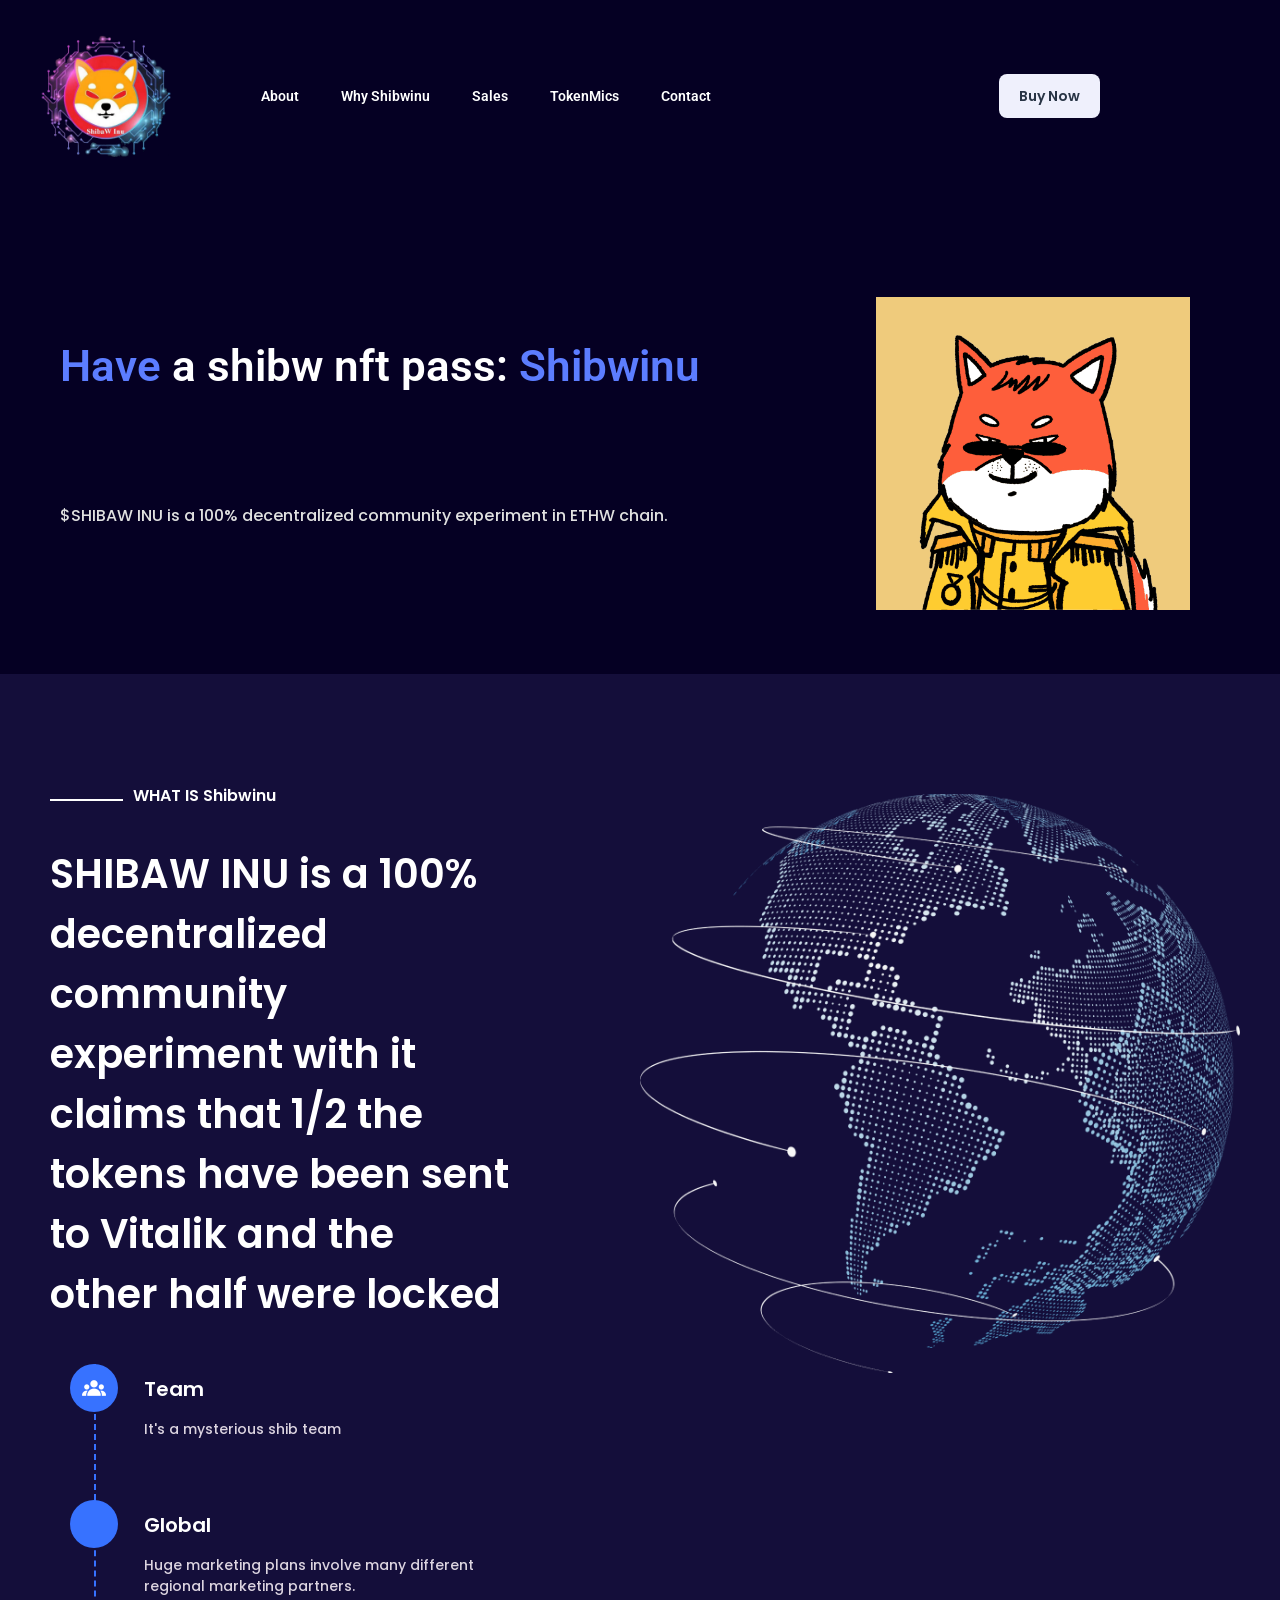
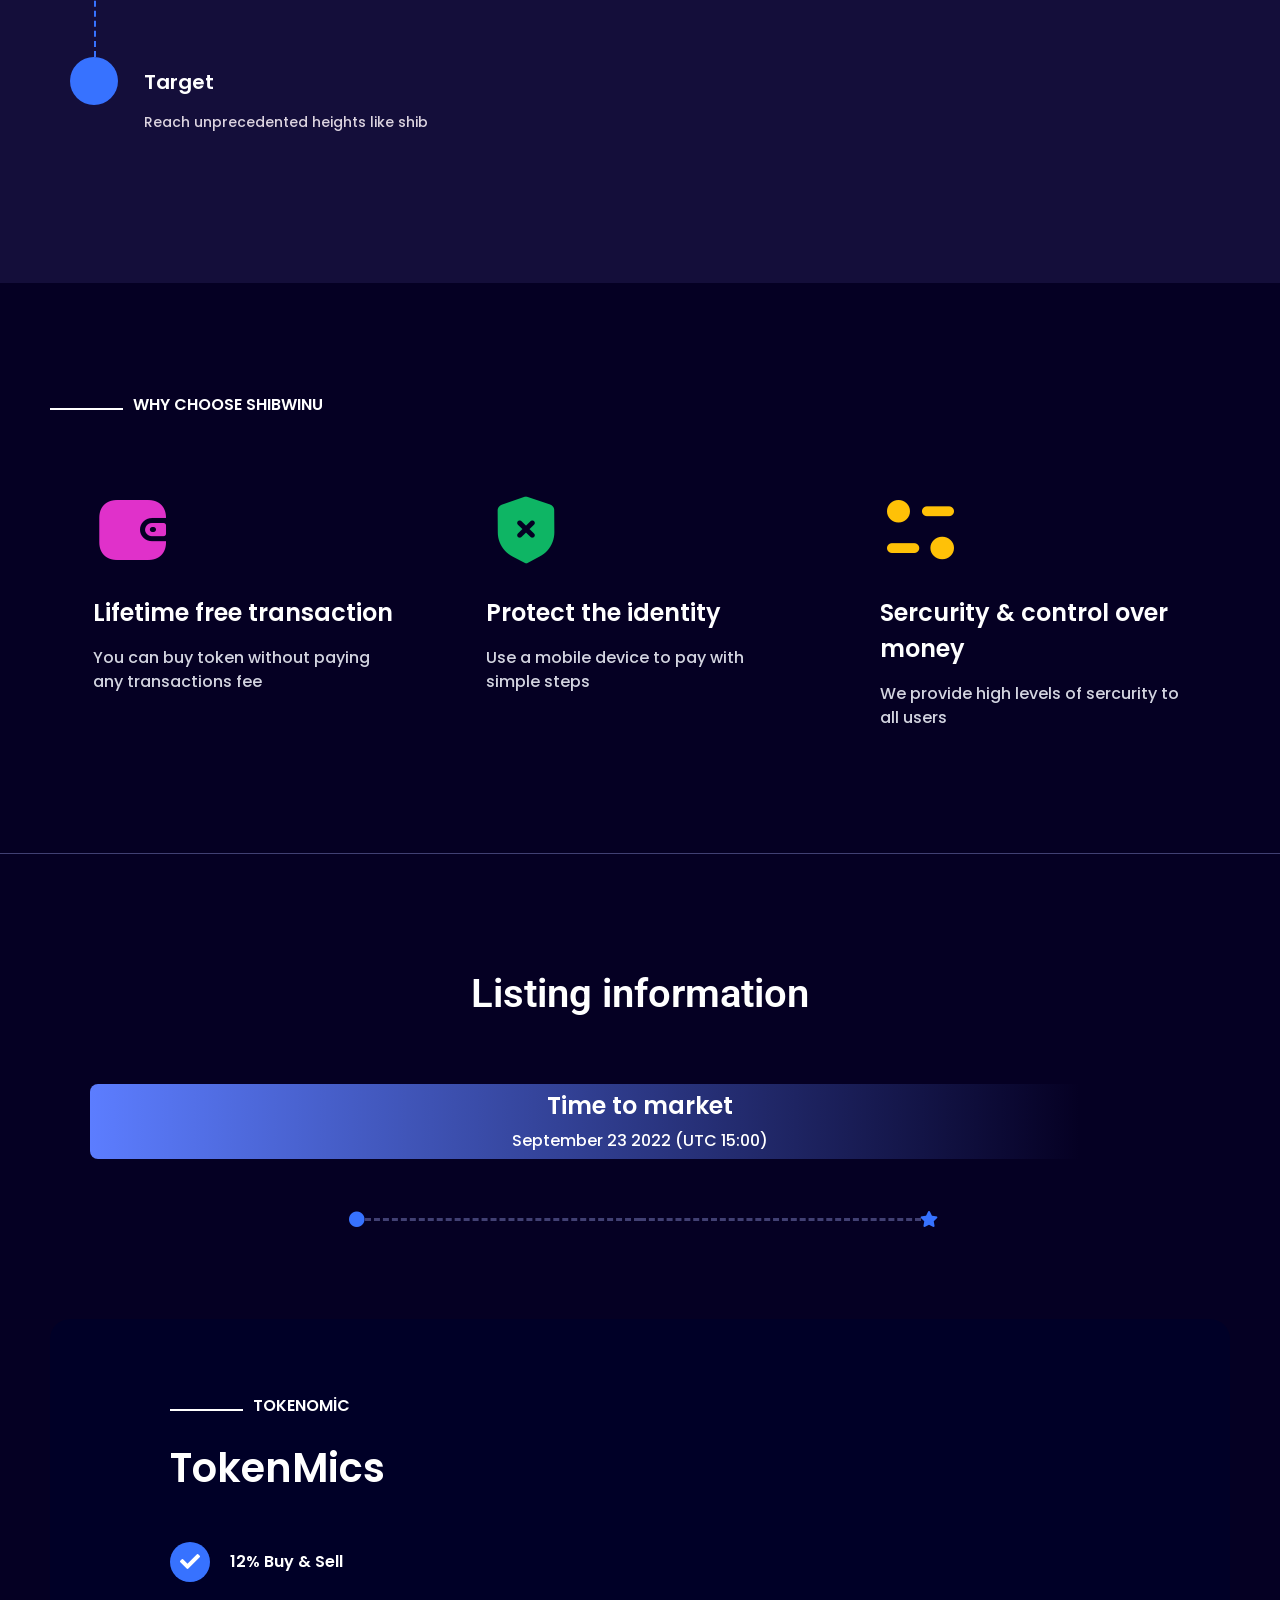
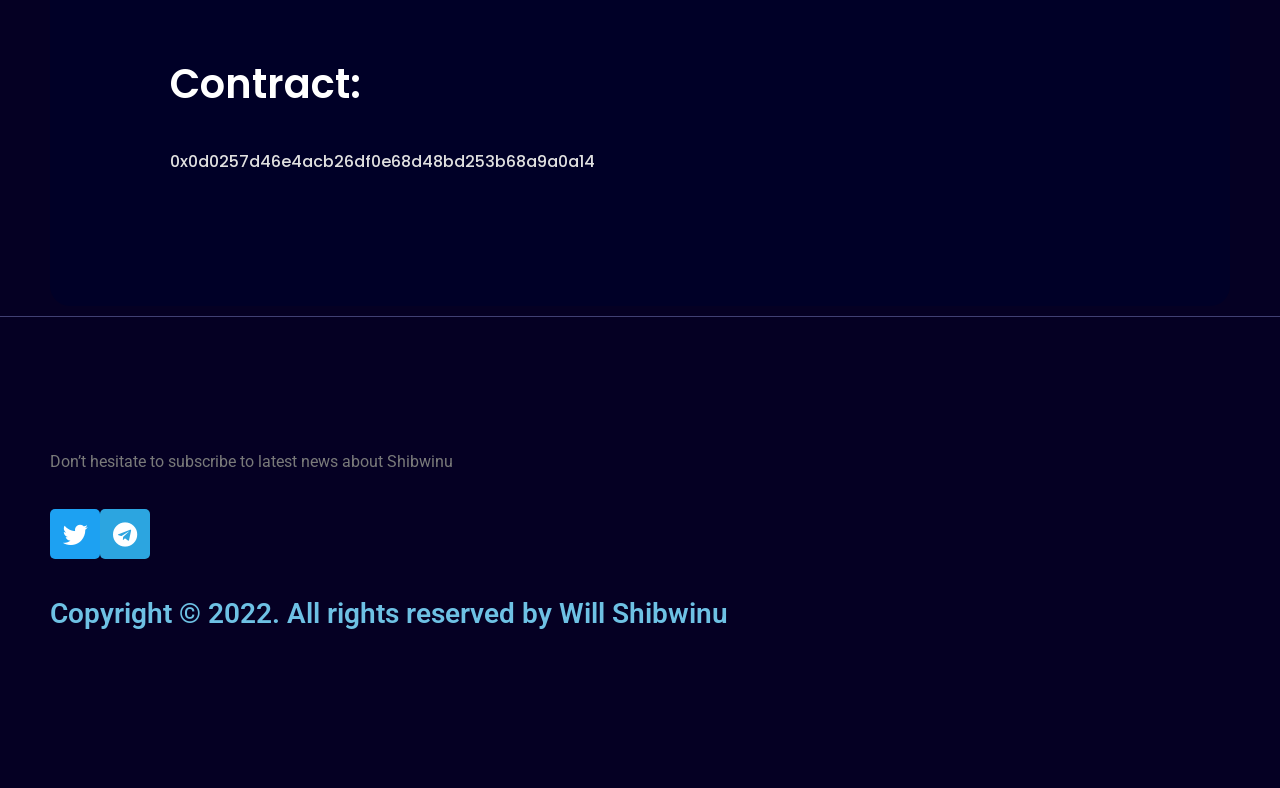
<file: Shibwinu.htm>
<!DOCTYPE html>
<html lang="en-US" >

<head>
    <meta http-equiv="Content-Type" content="text/html; charset=UTF-8" />
    <link rel="profile" href="//gmpg.org/xfn/11">
    <link rel="pingback" href="./xmlrpc.php">
    <meta http-equiv="X-UA-Compatible" content="IE=edge">
    <meta name="viewport" content="width=device-width, initial-scale=1, shrink-to-fit=no"/>
    <title>Shibwinu </title>
<meta name='robots' content='max-image-preview:large' />
<link rel='dns-prefetch' href='//fonts.googleapis.com' />
<link rel='dns-prefetch' href='//s.w.org' />
<link rel="alternate" type="application/rss+xml" title="Shibwinu &raquo; Feed" href="./feed/" />
<link rel="alternate" type="application/rss+xml" title="Shibwinu &raquo; Comments Feed" href="./comments/feed/" />
<script type="text/javascript">
window._wpemojiSettings = {"baseUrl":"https:\/\/s.w.org\/images\/core\/emoji\/14.0.0\/72x72\/","ext":".png","svgUrl":"https:\/\/s.w.org\/images\/core\/emoji\/14.0.0\/svg\/","svgExt":".svg","source":{"concatemoji":"https:\/\/www.Shibwinu.com\/wp-includes\/js\/wp-emoji-release.min.js?ver=6.0.2"}};
/*! This file is auto-generated */
!function(e,a,t){var n,r,o,i=a.createElement("canvas"),p=i.getContext&&i.getContext("2d");function s(e,t){var a=String.fromCharCode,e=(p.clearRect(0,0,i.width,i.height),p.fillText(a.apply(this,e),0,0),i.toDataURL());return p.clearRect(0,0,i.width,i.height),p.fillText(a.apply(this,t),0,0),e===i.toDataURL()}function c(e){var t=a.createElement("script");t.src=e,t.defer=t.type="text/javascript",a.getElementsByTagName("head")[0].appendChild(t)}for(o=Array("flag","emoji"),t.supports={everything:!0,everythingExceptFlag:!0},r=0;r<o.length;r++)t.supports[o[r]]=function(e){if(!p||!p.fillText)return!1;switch(p.textBaseline="top",p.font="600 32px Arial",e){case"flag":return s([127987,65039,8205,9895,65039],[127987,65039,8203,9895,65039])?!1:!s([55356,56826,55356,56819],[55356,56826,8203,55356,56819])&&!s([55356,57332,56128,56423,56128,56418,56128,56421,56128,56430,56128,56423,56128,56447],[55356,57332,8203,56128,56423,8203,56128,56418,8203,56128,56421,8203,56128,56430,8203,56128,56423,8203,56128,56447]);case"emoji":return!s([129777,127995,8205,129778,127999],[129777,127995,8203,129778,127999])}return!1}(o[r]),t.supports.everything=t.supports.everything&&t.supports[o[r]],"flag"!==o[r]&&(t.supports.everythingExceptFlag=t.supports.everythingExceptFlag&&t.supports[o[r]]);t.supports.everythingExceptFlag=t.supports.everythingExceptFlag&&!t.supports.flag,t.DOMReady=!1,t.readyCallback=function(){t.DOMReady=!0},t.supports.everything||(n=function(){t.readyCallback()},a.addEventListener?(a.addEventListener("DOMContentLoaded",n,!1),e.addEventListener("load",n,!1)):(e.attachEvent("onload",n),a.attachEvent("onreadystatechange",function(){"complete"===a.readyState&&t.readyCallback()})),(e=t.source||{}).concatemoji?c(e.concatemoji):e.wpemoji&&e.twemoji&&(c(e.twemoji),c(e.wpemoji)))}(window,document,window._wpemojiSettings);
</script>
<style type="text/css">
img.wp-smiley,
img.emoji {
	display: inline !important;
	border: none !important;
	box-shadow: none !important;
	height: 1em !important;
	width: 1em !important;
	margin: 0 0.07em !important;
	vertical-align: -0.1em !important;
	background: none !important;
	padding: 0 !important;
}
</style>
	<link rel='stylesheet' id='wp-block-library-css'  href='./wp-includes/css/dist/block-library/style.min.css' type='text/css' media='all' />
<style id='global-styles-inline-css' type='text/css'>
body{--wp--preset--color--black: #000000;--wp--preset--color--cyan-bluish-gray: #abb8c3;--wp--preset--color--white: #ffffff;--wp--preset--color--pale-pink: #f78da7;--wp--preset--color--vivid-red: #cf2e2e;--wp--preset--color--luminous-vivid-orange: #ff6900;--wp--preset--color--luminous-vivid-amber: #fcb900;--wp--preset--color--light-green-cyan: #7bdcb5;--wp--preset--color--vivid-green-cyan: #00d084;--wp--preset--color--pale-cyan-blue: #8ed1fc;--wp--preset--color--vivid-cyan-blue: #0693e3;--wp--preset--color--vivid-purple: #9b51e0;--wp--preset--gradient--vivid-cyan-blue-to-vivid-purple: linear-gradient(135deg,rgba(6,147,227,1) 0%,rgb(155,81,224) 100%);--wp--preset--gradient--light-green-cyan-to-vivid-green-cyan: linear-gradient(135deg,rgb(122,220,180) 0%,rgb(0,208,130) 100%);--wp--preset--gradient--luminous-vivid-amber-to-luminous-vivid-orange: linear-gradient(135deg,rgba(252,185,0,1) 0%,rgba(255,105,0,1) 100%);--wp--preset--gradient--luminous-vivid-orange-to-vivid-red: linear-gradient(135deg,rgba(255,105,0,1) 0%,rgb(207,46,46) 100%);--wp--preset--gradient--very-light-gray-to-cyan-bluish-gray: linear-gradient(135deg,rgb(238,238,238) 0%,rgb(169,184,195) 100%);--wp--preset--gradient--cool-to-warm-spectrum: linear-gradient(135deg,rgb(74,234,220) 0%,rgb(151,120,209) 20%,rgb(207,42,186) 40%,rgb(238,44,130) 60%,rgb(251,105,98) 80%,rgb(254,248,76) 100%);--wp--preset--gradient--blush-light-purple: linear-gradient(135deg,rgb(255,206,236) 0%,rgb(152,150,240) 100%);--wp--preset--gradient--blush-bordeaux: linear-gradient(135deg,rgb(254,205,165) 0%,rgb(254,45,45) 50%,rgb(107,0,62) 100%);--wp--preset--gradient--luminous-dusk: linear-gradient(135deg,rgb(255,203,112) 0%,rgb(199,81,192) 50%,rgb(65,88,208) 100%);--wp--preset--gradient--pale-ocean: linear-gradient(135deg,rgb(255,245,203) 0%,rgb(182,227,212) 50%,rgb(51,167,181) 100%);--wp--preset--gradient--electric-grass: linear-gradient(135deg,rgb(202,248,128) 0%,rgb(113,206,126) 100%);--wp--preset--gradient--midnight: linear-gradient(135deg,rgb(2,3,129) 0%,rgb(40,116,252) 100%);--wp--preset--duotone--dark-grayscale: url('#wp-duotone-dark-grayscale');--wp--preset--duotone--grayscale: url('#wp-duotone-grayscale');--wp--preset--duotone--purple-yellow: url('#wp-duotone-purple-yellow');--wp--preset--duotone--blue-red: url('#wp-duotone-blue-red');--wp--preset--duotone--midnight: url('#wp-duotone-midnight');--wp--preset--duotone--magenta-yellow: url('#wp-duotone-magenta-yellow');--wp--preset--duotone--purple-green: url('#wp-duotone-purple-green');--wp--preset--duotone--blue-orange: url('#wp-duotone-blue-orange');--wp--preset--font-size--small: 13px;--wp--preset--font-size--medium: 20px;--wp--preset--font-size--large: 36px;--wp--preset--font-size--x-large: 42px;}.has-black-color{color: var(--wp--preset--color--black) !important;}.has-cyan-bluish-gray-color{color: var(--wp--preset--color--cyan-bluish-gray) !important;}.has-white-color{color: var(--wp--preset--color--white) !important;}.has-pale-pink-color{color: var(--wp--preset--color--pale-pink) !important;}.has-vivid-red-color{color: var(--wp--preset--color--vivid-red) !important;}.has-luminous-vivid-orange-color{color: var(--wp--preset--color--luminous-vivid-orange) !important;}.has-luminous-vivid-amber-color{color: var(--wp--preset--color--luminous-vivid-amber) !important;}.has-light-green-cyan-color{color: var(--wp--preset--color--light-green-cyan) !important;}.has-vivid-green-cyan-color{color: var(--wp--preset--color--vivid-green-cyan) !important;}.has-pale-cyan-blue-color{color: var(--wp--preset--color--pale-cyan-blue) !important;}.has-vivid-cyan-blue-color{color: var(--wp--preset--color--vivid-cyan-blue) !important;}.has-vivid-purple-color{color: var(--wp--preset--color--vivid-purple) !important;}.has-black-background-color{background-color: var(--wp--preset--color--black) !important;}.has-cyan-bluish-gray-background-color{background-color: var(--wp--preset--color--cyan-bluish-gray) !important;}.has-white-background-color{background-color: var(--wp--preset--color--white) !important;}.has-pale-pink-background-color{background-color: var(--wp--preset--color--pale-pink) !important;}.has-vivid-red-background-color{background-color: var(--wp--preset--color--vivid-red) !important;}.has-luminous-vivid-orange-background-color{background-color: var(--wp--preset--color--luminous-vivid-orange) !important;}.has-luminous-vivid-amber-background-color{background-color: var(--wp--preset--color--luminous-vivid-amber) !important;}.has-light-green-cyan-background-color{background-color: var(--wp--preset--color--light-green-cyan) !important;}.has-vivid-green-cyan-background-color{background-color: var(--wp--preset--color--vivid-green-cyan) !important;}.has-pale-cyan-blue-background-color{background-color: var(--wp--preset--color--pale-cyan-blue) !important;}.has-vivid-cyan-blue-background-color{background-color: var(--wp--preset--color--vivid-cyan-blue) !important;}.has-vivid-purple-background-color{background-color: var(--wp--preset--color--vivid-purple) !important;}.has-black-border-color{border-color: var(--wp--preset--color--black) !important;}.has-cyan-bluish-gray-border-color{border-color: var(--wp--preset--color--cyan-bluish-gray) !important;}.has-white-border-color{border-color: var(--wp--preset--color--white) !important;}.has-pale-pink-border-color{border-color: var(--wp--preset--color--pale-pink) !important;}.has-vivid-red-border-color{border-color: var(--wp--preset--color--vivid-red) !important;}.has-luminous-vivid-orange-border-color{border-color: var(--wp--preset--color--luminous-vivid-orange) !important;}.has-luminous-vivid-amber-border-color{border-color: var(--wp--preset--color--luminous-vivid-amber) !important;}.has-light-green-cyan-border-color{border-color: var(--wp--preset--color--light-green-cyan) !important;}.has-vivid-green-cyan-border-color{border-color: var(--wp--preset--color--vivid-green-cyan) !important;}.has-pale-cyan-blue-border-color{border-color: var(--wp--preset--color--pale-cyan-blue) !important;}.has-vivid-cyan-blue-border-color{border-color: var(--wp--preset--color--vivid-cyan-blue) !important;}.has-vivid-purple-border-color{border-color: var(--wp--preset--color--vivid-purple) !important;}.has-vivid-cyan-blue-to-vivid-purple-gradient-background{background: var(--wp--preset--gradient--vivid-cyan-blue-to-vivid-purple) !important;}.has-light-green-cyan-to-vivid-green-cyan-gradient-background{background: var(--wp--preset--gradient--light-green-cyan-to-vivid-green-cyan) !important;}.has-luminous-vivid-amber-to-luminous-vivid-orange-gradient-background{background: var(--wp--preset--gradient--luminous-vivid-amber-to-luminous-vivid-orange) !important;}.has-luminous-vivid-orange-to-vivid-red-gradient-background{background: var(--wp--preset--gradient--luminous-vivid-orange-to-vivid-red) !important;}.has-very-light-gray-to-cyan-bluish-gray-gradient-background{background: var(--wp--preset--gradient--very-light-gray-to-cyan-bluish-gray) !important;}.has-cool-to-warm-spectrum-gradient-background{background: var(--wp--preset--gradient--cool-to-warm-spectrum) !important;}.has-blush-light-purple-gradient-background{background: var(--wp--preset--gradient--blush-light-purple) !important;}.has-blush-bordeaux-gradient-background{background: var(--wp--preset--gradient--blush-bordeaux) !important;}.has-luminous-dusk-gradient-background{background: var(--wp--preset--gradient--luminous-dusk) !important;}.has-pale-ocean-gradient-background{background: var(--wp--preset--gradient--pale-ocean) !important;}.has-electric-grass-gradient-background{background: var(--wp--preset--gradient--electric-grass) !important;}.has-midnight-gradient-background{background: var(--wp--preset--gradient--midnight) !important;}.has-small-font-size{font-size: var(--wp--preset--font-size--small) !important;}.has-medium-font-size{font-size: var(--wp--preset--font-size--medium) !important;}.has-large-font-size{font-size: var(--wp--preset--font-size--large) !important;}.has-x-large-font-size{font-size: var(--wp--preset--font-size--x-large) !important;}
</style>
<link rel='stylesheet' id='contact-form-7-css'  href='./wp-content/plugins/contact-form-7/includes/css/styles.css' type='text/css' media='all' />
<link rel='stylesheet' id='ova-google-fonts-css'  href='//fonts.googleapis.com/css?family=Poppins%3A100%2C200%2C300%2C400%2C500%2C600%2C700%2C800%2C900' type='text/css' media='all' />
<link rel='stylesheet' id='carousel-css'  href='./wp-content/themes/cryptlight/assets/libs/carousel/assets/owl.carousel.min.css' type='text/css' media='all' />
<link rel='stylesheet' id='ovaicon-css'  href='./wp-content/themes/cryptlight/assets/libs/ovaicon/font/ovaicon.css' type='text/css' media='all' />
<link rel='stylesheet' id='icon-css'  href='./wp-content/themes/cryptlight/assets/libs/icons/icons.css' type='text/css' media='all' />
<link rel='stylesheet' id='iconly-css'  href='./wp-content/themes/cryptlight/assets/libs/iconly/css/style.css' type='text/css' media='all' />
<link rel='stylesheet' id='icomoon-css'  href='./wp-content/themes/cryptlight/assets/libs/icomoon/style.css' type='text/css' media='all' />
<link rel='stylesheet' id='cryptlight-style-css'  href='./wp-content/themes/cryptlight/style.css' type='text/css' media='all' />
<style id='cryptlight-style-inline-css' type='text/css'>
:root{--primary: #3772FF;--text: #6D747C;--primary-font: Poppins;--font-size: 16px;--line-height: 30px;--letter-spacing: 0px;--width-sidebar: 320px;--main-content:  calc( 100% - 320px );--container-width: 1290px;--boxed-offset: 20px;--woo-layout: layout_1c;--woo-width-sidebar: 320px;--woo-main-content:  calc( 100% - 320px );}@media (min-width: 1024px) and ( max-width: 1350px ){
		        body .row_site,
		        body .elementor-section.elementor-section-boxed>.elementor-container{
		            max-width: 100%;
		            padding-left: 30px;
		            padding-right: 30px;
		        }
		    }
</style>
<link rel='stylesheet' id='elementor-icons-css'  href='./wp-content/plugins/elementor/assets/css/frontend-lite.min.css' type='text/css' media='all' />
<link rel='stylesheet' id='elementor-frontend-css'  href='./wp-content/plugins/elementor/assets/css/frontend-lite.min.css' type='text/css' media='all' />
<link rel='stylesheet' id='elementor-post-7-css'  href='./wp-content/uploads/elementor/css/post-7.css' type='text/css' media='all' />
<link rel='stylesheet' id='elementor-global-css'  href='./wp-content/uploads/elementor/css/global.css' type='text/css' media='all' />
<link rel='stylesheet' id='elementor-post-3325-css'  href='./wp-content/uploads/elementor/css/post-3325.css' type='text/css' media='all' />
<link rel='stylesheet' id='google-fonts-1-css'  href='https://fonts.googleapis.com/css?family=Roboto%3A100%2C100italic%2C200%2C200italic%2C300%2C300italic%2C400%2C400italic%2C500%2C500italic%2C600%2C600italic%2C700%2C700italic%2C800%2C800italic%2C900%2C900italic%7CRoboto+Slab%3A100%2C100italic%2C200%2C200italic%2C300%2C300italic%2C400%2C400italic%2C500%2C500italic%2C600%2C600italic%2C700%2C700italic%2C800%2C800italic%2C900%2C900italic%7CPoppins%3A100%2C100italic%2C200%2C200italic%2C300%2C300italic%2C400%2C400italic%2C500%2C500italic%2C600%2C600italic%2C700%2C700italic%2C800%2C800italic%2C900%2C900italic&#038;display=auto&#038;ver=6.0.2' type='text/css' media='all' />
<link rel='stylesheet' id='elementor-icons-shared-0-css'  href='./wp-content/plugins/elementor/assets/lib/font-awesome/css/fontawesome.min.css' type='text/css' media='all' />
<link rel='stylesheet' id='elementor-icons-fa-solid-css'  href='./wp-content/plugins/elementor/assets/lib/font-awesome/css/solid.min.css' type='text/css' media='all' />
<script type='text/javascript' src='./wp-includes/js/jquery/jquery.min.js' id='jquery-core-js'></script>
<script type='text/javascript' src='./wp-includes/js/jquery/jquery-migrate.min.js' id='jquery-migrate-js'></script>
<link rel="https://api.w.org/" href="./wp-json/" /><link rel="alternate" type="application/json" href="./wp-json/wp/v2/pages/3325" /><link rel="EditURI" type="application/rsd+xml" title="RSD" href="./xmlrpc.php?rsd" />
<link rel="wlwmanifest" type="application/wlwmanifest+xml" href="./wp-includes/wlwmanifest.xml" /> 
<meta name="generator" content="WordPress 6.0.2" />
<link rel="canonical" href="./" />
<link rel='shortlink' href='./' />
<link rel="alternate" type="application/json+oembed" href="./wp-json/oembed/1.0/embed?url=https%3A%2F%2Fwww.Shibwinu.com%2F" />
<link rel="alternate" type="text/xml+oembed" href="./wp-json/oembed/1.0/embed?url=https%3A%2F%2Fwww.Shibwinu.com%2F&#038;format=xml" />
<link rel="icon" href="./wp-content/uploads/2022/05/cropped-liu-zilla-real-logo-32x32.png" sizes="32x32" />
<link rel="icon" href="./wp-content/uploads/2022/05/cropped-liu-zilla-real-logo-192x192.png" sizes="192x192" />
<link rel="apple-touch-icon" href="./wp-content/uploads/2022/05/cropped-liu-zilla-real-logo-180x180.png" />
<meta name="msapplication-TileImage" content="./wp-content/uploads/2022/05/cropped-liu-zilla-real-logo-270x270.png" />
</head>

<body data-rsssl=1 class="home page-template page-template-elementor_header_footer page page-id-3325 wp-embed-responsive layout_1c woo_layout_1c elementor-default elementor-template-full-width elementor-kit-7 elementor-page elementor-page-3325" ><svg xmlns="http://www.w3.org/2000/svg" viewBox="0 0 0 0" width="0" height="0" focusable="false" role="none" style="visibility: hidden; position: absolute; left: -9999px; overflow: hidden;" ><defs><filter id="wp-duotone-dark-grayscale"><feColorMatrix color-interpolation-filters="sRGB" type="matrix" values=" .299 .587 .114 0 0 .299 .587 .114 0 0 .299 .587 .114 0 0 .299 .587 .114 0 0 " /><feComponentTransfer color-interpolation-filters="sRGB" ><feFuncR type="table" tableValues="0 0.49803921568627" /><feFuncG type="table" tableValues="0 0.49803921568627" /><feFuncB type="table" tableValues="0 0.49803921568627" /><feFuncA type="table" tableValues="1 1" /></feComponentTransfer><feComposite in2="SourceGraphic" operator="in" /></filter></defs></svg><svg xmlns="http://www.w3.org/2000/svg" viewBox="0 0 0 0" width="0" height="0" focusable="false" role="none" style="visibility: hidden; position: absolute; left: -9999px; overflow: hidden;" ><defs><filter id="wp-duotone-grayscale"><feColorMatrix color-interpolation-filters="sRGB" type="matrix" values=" .299 .587 .114 0 0 .299 .587 .114 0 0 .299 .587 .114 0 0 .299 .587 .114 0 0 " /><feComponentTransfer color-interpolation-filters="sRGB" ><feFuncR type="table" tableValues="0 1" /><feFuncG type="table" tableValues="0 1" /><feFuncB type="table" tableValues="0 1" /><feFuncA type="table" tableValues="1 1" /></feComponentTransfer><feComposite in2="SourceGraphic" operator="in" /></filter></defs></svg><svg xmlns="http://www.w3.org/2000/svg" viewBox="0 0 0 0" width="0" height="0" focusable="false" role="none" style="visibility: hidden; position: absolute; left: -9999px; overflow: hidden;" ><defs><filter id="wp-duotone-purple-yellow"><feColorMatrix color-interpolation-filters="sRGB" type="matrix" values=" .299 .587 .114 0 0 .299 .587 .114 0 0 .299 .587 .114 0 0 .299 .587 .114 0 0 " /><feComponentTransfer color-interpolation-filters="sRGB" ><feFuncR type="table" tableValues="0.54901960784314 0.98823529411765" /><feFuncG type="table" tableValues="0 1" /><feFuncB type="table" tableValues="0.71764705882353 0.25490196078431" /><feFuncA type="table" tableValues="1 1" /></feComponentTransfer><feComposite in2="SourceGraphic" operator="in" /></filter></defs></svg><svg xmlns="http://www.w3.org/2000/svg" viewBox="0 0 0 0" width="0" height="0" focusable="false" role="none" style="visibility: hidden; position: absolute; left: -9999px; overflow: hidden;" ><defs><filter id="wp-duotone-blue-red"><feColorMatrix color-interpolation-filters="sRGB" type="matrix" values=" .299 .587 .114 0 0 .299 .587 .114 0 0 .299 .587 .114 0 0 .299 .587 .114 0 0 " /><feComponentTransfer color-interpolation-filters="sRGB" ><feFuncR type="table" tableValues="0 1" /><feFuncG type="table" tableValues="0 0.27843137254902" /><feFuncB type="table" tableValues="0.5921568627451 0.27843137254902" /><feFuncA type="table" tableValues="1 1" /></feComponentTransfer><feComposite in2="SourceGraphic" operator="in" /></filter></defs></svg><svg xmlns="http://www.w3.org/2000/svg" viewBox="0 0 0 0" width="0" height="0" focusable="false" role="none" style="visibility: hidden; position: absolute; left: -9999px; overflow: hidden;" ><defs><filter id="wp-duotone-midnight"><feColorMatrix color-interpolation-filters="sRGB" type="matrix" values=" .299 .587 .114 0 0 .299 .587 .114 0 0 .299 .587 .114 0 0 .299 .587 .114 0 0 " /><feComponentTransfer color-interpolation-filters="sRGB" ><feFuncR type="table" tableValues="0 0" /><feFuncG type="table" tableValues="0 0.64705882352941" /><feFuncB type="table" tableValues="0 1" /><feFuncA type="table" tableValues="1 1" /></feComponentTransfer><feComposite in2="SourceGraphic" operator="in" /></filter></defs></svg><svg xmlns="http://www.w3.org/2000/svg" viewBox="0 0 0 0" width="0" height="0" focusable="false" role="none" style="visibility: hidden; position: absolute; left: -9999px; overflow: hidden;" ><defs><filter id="wp-duotone-magenta-yellow"><feColorMatrix color-interpolation-filters="sRGB" type="matrix" values=" .299 .587 .114 0 0 .299 .587 .114 0 0 .299 .587 .114 0 0 .299 .587 .114 0 0 " /><feComponentTransfer color-interpolation-filters="sRGB" ><feFuncR type="table" tableValues="0.78039215686275 1" /><feFuncG type="table" tableValues="0 0.94901960784314" /><feFuncB type="table" tableValues="0.35294117647059 0.47058823529412" /><feFuncA type="table" tableValues="1 1" /></feComponentTransfer><feComposite in2="SourceGraphic" operator="in" /></filter></defs></svg><svg xmlns="http://www.w3.org/2000/svg" viewBox="0 0 0 0" width="0" height="0" focusable="false" role="none" style="visibility: hidden; position: absolute; left: -9999px; overflow: hidden;" ><defs><filter id="wp-duotone-purple-green"><feColorMatrix color-interpolation-filters="sRGB" type="matrix" values=" .299 .587 .114 0 0 .299 .587 .114 0 0 .299 .587 .114 0 0 .299 .587 .114 0 0 " /><feComponentTransfer color-interpolation-filters="sRGB" ><feFuncR type="table" tableValues="0.65098039215686 0.40392156862745" /><feFuncG type="table" tableValues="0 1" /><feFuncB type="table" tableValues="0.44705882352941 0.4" /><feFuncA type="table" tableValues="1 1" /></feComponentTransfer><feComposite in2="SourceGraphic" operator="in" /></filter></defs></svg><svg xmlns="http://www.w3.org/2000/svg" viewBox="0 0 0 0" width="0" height="0" focusable="false" role="none" style="visibility: hidden; position: absolute; left: -9999px; overflow: hidden;" ><defs><filter id="wp-duotone-blue-orange"><feColorMatrix color-interpolation-filters="sRGB" type="matrix" values=" .299 .587 .114 0 0 .299 .587 .114 0 0 .299 .587 .114 0 0 .299 .587 .114 0 0 " /><feComponentTransfer color-interpolation-filters="sRGB" ><feFuncR type="table" tableValues="0.098039215686275 1" /><feFuncG type="table" tableValues="0 0.66274509803922" /><feFuncB type="table" tableValues="0.84705882352941 0.41960784313725" /><feFuncA type="table" tableValues="1 1" /></feComponentTransfer><feComposite in2="SourceGraphic" operator="in" /></filter></defs></svg><div class="wrap-fullwidth">
	
		<div data-elementor-type="wp-post" data-elementor-id="47" class="elementor elementor-47">
									<section class="elementor-section elementor-top-section elementor-element elementor-element-d3fa468 header_sticky mobile_sticky elementor-section-content-middle elementor-section-boxed elementor-section-height-default elementor-section-height-default" data-id="d3fa468" data-element_type="section" data-settings="{&quot;background_background&quot;:&quot;classic&quot;}">
						<div class="elementor-container elementor-column-gap-default">
					<div class="elementor-column elementor-col-25 elementor-top-column elementor-element elementor-element-8435cee" data-id="8435cee" data-element_type="column">
			<div class="elementor-widget-wrap elementor-element-populated">
								<div class="elementor-element elementor-element-5478040 elementor-widget elementor-widget-ova_logo" data-id="5478040" data-element_type="widget" data-widget_type="ova_logo.default">
				<div class="elementor-widget-container">
			
		<div class="brand_el">

											<a href="./ "   >
			
				<img src="./wp-content/uploads/2021/07/liu-zilla-real-logwo.png" 
					alt="Liu Zilla" 
					class="logo_desktop" 
					style="width:132px ; height:auto" 
				/>

				<img src="./wp-content/uploads/2021/07/liu-zilla-real-logwo.png" 
					alt="Liu Zilla" 
					class="logo_mobile" 
					style="width:132px ;  height:auto" 
				/>

				<img src="./wp-content/uploads/2021/07/liu-zilla-real-logwo.png" 
					alt="Liu Zilla" 
					class="logo_sticky" 
					style="width:132px ; height:auto" 
				/>

							</a>
			
		</div>

				</div>
				</div>
					</div>
		</div>
				<div class="elementor-column elementor-col-25 elementor-top-column elementor-element elementor-element-71be774 elementor-hidden-tablet elementor-hidden-phone" data-id="71be774" data-element_type="column">
			<div class="elementor-widget-wrap elementor-element-populated">
								<div class="elementor-element elementor-element-edb0b39 elementor-view-primary-menu elementor-widget elementor-widget-cryptlight_elementor_menu_nav" data-id="edb0b39" data-element_type="widget" data-widget_type="cryptlight_elementor_menu_nav.default">
				<div class="elementor-widget-container">
			
		<nav class="main-navigation">
            <button class="menu-toggle">
            	<span>
            		Menu            	</span>
            </button>
			<div class="primary-navigation"><ul id="menu-primary-menu" class="menu"><li id="menu-item-61" class="menu-item menu-item-type-custom menu-item-object-custom menu-item-61"><a href="#about">About</a></li>
<li id="menu-item-62" class="menu-item menu-item-type-custom menu-item-object-custom menu-item-62"><a href="#why-ico">Why Shibwinu</a></li>
<li id="menu-item-63" class="menu-item menu-item-type-custom menu-item-object-custom menu-item-63"><a href="#sales">Sales</a></li>
<li id="menu-item-8084" class="menu-item menu-item-type-custom menu-item-object-custom menu-item-8084"><a href="#tokenmics">TokenMics</a></li>
<li id="menu-item-67" class="menu-item menu-item-type-custom menu-item-object-custom menu-item-67"><a href="#contact">Contact</a></li>
</ul></div>        </nav>
		

			</div>
				</div>
					</div>
		</div>
				<div class="elementor-column elementor-col-25 elementor-top-column elementor-element elementor-element-ec7fa0e elementor-hidden-desktop" data-id="ec7fa0e" data-element_type="column">
			<div class="elementor-widget-wrap elementor-element-populated">
								<div class="elementor-element elementor-element-58c9b4b elementor-view-primary-menu elementor-widget elementor-widget-cryptlight_elementor_menu_canvas" data-id="58c9b4b" data-element_type="widget" data-widget_type="cryptlight_elementor_menu_canvas.default">
				<div class="elementor-widget-container">
			
		<nav class="menu-canvas">
            <button class="menu-toggle">
            	<span></span>
            </button>
            <nav class="container-menu dir_left">
	            <div class="close-menu">
	            	<i class="ovaicon-cancel"></i>
	            </div>
				<div class="primary-navigation"><ul id="menu-primary-menu-1" class="menu"><li class="menu-item menu-item-type-custom menu-item-object-custom menu-item-61"><a href="#about">About</a></li>
<li class="menu-item menu-item-type-custom menu-item-object-custom menu-item-62"><a href="#why-ico">Why Shibwinu</a></li>
<li class="menu-item menu-item-type-custom menu-item-object-custom menu-item-63"><a href="#sales">Sales</a></li>
<li class="menu-item menu-item-type-custom menu-item-object-custom menu-item-8084"><a href="#tokenmics">TokenMics</a></li>
<li class="menu-item menu-item-type-custom menu-item-object-custom menu-item-67"><a href="#contact">Contact</a></li>
</ul></div>			</nav>
			<div class="site-overlay"></div>
        </nav>
		

			</div>
				</div>
					</div>
		</div>
				<div class="elementor-column elementor-col-25 elementor-top-column elementor-element elementor-element-878e726 elementor-hidden-phone" data-id="878e726" data-element_type="column">
			<div class="elementor-widget-wrap elementor-element-populated">
								<div class="elementor-element elementor-element-28cae9e elementor-widget elementor-widget-cryptlight_elementor_button" data-id="28cae9e" data-element_type="widget" data-widget_type="cryptlight_elementor_button.default">
				<div class="elementor-widget-container">
			
		<div class="ova-button">
							<a href="https://app.lfgswap.finance/swap?outputCurrency=0x0d0257D46E4Acb26dF0E68d48bD253b68a9A0A14" class="url-button" >
											Buy now									</a>
					</div>
		 	
				</div>
				</div>
					</div>
		</div>
							</div>
		</section>
							</div>
				<div data-elementor-type="wp-page" data-elementor-id="3325" class="elementor elementor-3325">
									<section class="elementor-section elementor-top-section elementor-element elementor-element-b52e3d8 elementor-section-boxed elementor-section-height-default elementor-section-height-default" data-id="b52e3d8" data-element_type="section" data-settings="{&quot;background_background&quot;:&quot;classic&quot;}">
							<div class="elementor-background-overlay"></div>
							<div class="elementor-container elementor-column-gap-default">
					<div class="elementor-column elementor-col-50 elementor-top-column elementor-element elementor-element-7a12e01" data-id="7a12e01" data-element_type="column">
			<div class="elementor-widget-wrap elementor-element-populated">
								<div class="elementor-element elementor-element-3ac583d elementor-widget elementor-widget-text-editor" data-id="3ac583d" data-element_type="widget" data-widget_type="text-editor.default">
				<div class="elementor-widget-container">
			<style>/*! elementor - v3.6.5 - 27-04-2022 */
.elementor-widget-text-editor.elementor-drop-cap-view-stacked .elementor-drop-cap{background-color:#818a91;color:#fff}.elementor-widget-text-editor.elementor-drop-cap-view-framed .elementor-drop-cap{color:#818a91;border:3px solid;background-color:transparent}.elementor-widget-text-editor:not(.elementor-drop-cap-view-default) .elementor-drop-cap{margin-top:8px}.elementor-widget-text-editor:not(.elementor-drop-cap-view-default) .elementor-drop-cap-letter{width:1em;height:1em}.elementor-widget-text-editor .elementor-drop-cap{float:left;text-align:center;line-height:1;font-size:50px}.elementor-widget-text-editor .elementor-drop-cap-letter{display:inline-block}</style>				<p><span style="color: #5c7dff;">Have  </span>a shibw  nft pass: <span style="color: #5c7dff;">Shibwinu</span></p>						</div>
				</div>
				<div class="elementor-element elementor-element-66ae253 elementor-widget elementor-widget-heading" data-id="66ae253" data-element_type="widget" data-widget_type="heading.default">
				<div class="elementor-widget-container">
			<style>/*! elementor - v3.6.5 - 27-04-2022 */
.elementor-heading-title{padding:0;margin:0;line-height:1}.elementor-widget-heading .elementor-heading-title[class*=elementor-size-]>a{color:inherit;font-size:inherit;line-height:inherit}.elementor-widget-heading .elementor-heading-title.elementor-size-small{font-size:15px}.elementor-widget-heading .elementor-heading-title.elementor-size-medium{font-size:19px}.elementor-widget-heading .elementor-heading-title.elementor-size-large{font-size:29px}.elementor-widget-heading .elementor-heading-title.elementor-size-xl{font-size:39px}.elementor-widget-heading .elementor-heading-title.elementor-size-xxl{font-size:59px}</style><p class="elementor-heading-title elementor-size-default">$SHIBAW INU is a 100% decentralized community experiment in ETHW chain. </p>		</div>
				</div>
					</div>
		</div>
				<div class="elementor-column elementor-col-50 elementor-top-column elementor-element elementor-element-fda0cb1" data-id="fda0cb1" data-element_type="column">
			<div class="elementor-widget-wrap elementor-element-populated">
								<section class="elementor-section elementor-inner-section elementor-element elementor-element-9c67a46 elementor-section-boxed elementor-section-height-default elementor-section-height-default" data-id="9c67a46" data-element_type="section">
						<div class="elementor-container elementor-column-gap-default">
					<div class="elementor-column elementor-col-100 elementor-inner-column elementor-element elementor-element-49d11f2" data-id="49d11f2" data-element_type="column">
			<div class="elementor-widget-wrap elementor-element-populated">
								<div class="elementor-element elementor-element-70b0c5a elementor-widget elementor-widget-image" data-id="70b0c5a" data-element_type="widget" data-widget_type="image.default">
				<div class="elementor-widget-container">
			<style>/*! elementor - v3.6.5 - 27-04-2022 */
.elementor-widget-image{text-align:center}.elementor-widget-image a{display:inline-block}.elementor-widget-image a img[src$=".svg"]{width:48px}.elementor-widget-image img{vertical-align:middle;display:inline-block}</style>												<img width="600" height="600" src="./wp-content/uploads/2022/05/Comp-1_1.gif" class="attachment-full size-full" alt="" loading="lazy" />															</div>
				</div>
					</div>
		</div>
							</div>
		</section>
					</div>
		</div>
							</div>
		</section>
				<section class="elementor-section elementor-top-section elementor-element elementor-element-c3bb64f elementor-section-boxed elementor-section-height-default elementor-section-height-default" data-id="c3bb64f" data-element_type="section" id="about" data-settings="{&quot;background_background&quot;:&quot;classic&quot;}">
						<div class="elementor-container elementor-column-gap-default">
					<div class="elementor-column elementor-col-50 elementor-top-column elementor-element elementor-element-c99988d" data-id="c99988d" data-element_type="column">
			<div class="elementor-widget-wrap elementor-element-populated">
								<div class="elementor-element elementor-element-14dba08 elementor-widget elementor-widget-cryptlight_elementor_heading" data-id="14dba08" data-element_type="widget" data-widget_type="cryptlight_elementor_heading.default">
				<div class="elementor-widget-container">
					<div class="ova-heading-content">
			<h2 class="ova-heading ova_before">

									<span class="ova_before"></span>
				
				
				WHAT IS Shibwinu 				
				
				
			</h2>

			
								<p class="ova-heading-description">SHIBAW INU is a 100% decentralized community experiment with it claims that 1/2 the tokens have been sent to Vitalik and the other half were locked</p>
					</div>
		 	
				</div>
				</div>
				<div class="elementor-element elementor-element-102666e elementor-widget elementor-widget-cryptlight_elementor_ico-crypto" data-id="102666e" data-element_type="widget" data-widget_type="cryptlight_elementor_ico-crypto.default">
				<div class="elementor-widget-container">
			        <div class="ova-ico-crypto">
												<div class="item ">
						<i class="ovaicon-user-2"></i>
						<div class="title">
							Team						</div>
						<div class="desc">
							It's a mysterious shib team			</div>
					</div>
								<div class="item ">
						<i class="eicon-globe"></i>
						<div class="title">
							Global						</div>
						<div class="desc">
							Huge marketing plans involve many different regional marketing partners.						</div>
					</div>
								<div class="item ">
						<i class="eicon-star"></i>
						<div class="title">
							Target						</div>
						<div class="desc">
							Reach unprecedented heights like shib					</div>
					</div>
					</div>
		 	
				</div>
				</div>
					</div>
		</div>
				<div class="elementor-column elementor-col-50 elementor-top-column elementor-element elementor-element-c5a6e79" data-id="c5a6e79" data-element_type="column" data-settings="{&quot;background_background&quot;:&quot;classic&quot;}">
			<div class="elementor-widget-wrap elementor-element-populated">
								<div class="elementor-element elementor-element-f1c0d1f elementor-widget elementor-widget-image" data-id="f1c0d1f" data-element_type="widget" data-widget_type="image.default">
				<div class="elementor-widget-container">
															<img width="649" height="626" src="./wp-content/uploads/2021/08/ilustrator.png" class="attachment-full size-full" alt="" loading="lazy" srcset="./wp-content/uploads/2021/08/ilustrator.png 649w, ./wp-content/uploads/2021/08/ilustrator-300x289.png 300w" sizes="(max-width: 649px) 100vw, 649px" />															</div>
				</div>
					</div>
		</div>
							</div>
		</section>
				<section class="elementor-section elementor-top-section elementor-element elementor-element-073c4e0 elementor-section-boxed elementor-section-height-default elementor-section-height-default" data-id="073c4e0" data-element_type="section" id="why-ico" data-settings="{&quot;background_background&quot;:&quot;classic&quot;}">
							<div class="elementor-background-overlay"></div>
							<div class="elementor-container elementor-column-gap-default">
					<div class="elementor-column elementor-col-100 elementor-top-column elementor-element elementor-element-3011c89" data-id="3011c89" data-element_type="column">
			<div class="elementor-widget-wrap elementor-element-populated">
								<div class="elementor-element elementor-element-5f79cc0 elementor-widget elementor-widget-cryptlight_elementor_heading" data-id="5f79cc0" data-element_type="widget" data-widget_type="cryptlight_elementor_heading.default">
				<div class="elementor-widget-container">
					<div class="ova-heading-content">
			<h2 class="ova-heading ova_before">

									<span class="ova_before"></span>
				
				
				Why choose Shibwinu				
				
				
			</h2>

			
					</div>
		 	
				</div>
				</div>
				<section class="elementor-section elementor-inner-section elementor-element elementor-element-094e9e7 elementor-section-full_width elementor-section-height-default elementor-section-height-default" data-id="094e9e7" data-element_type="section">
						<div class="elementor-container elementor-column-gap-default">
					<div class="elementor-column elementor-col-33 elementor-inner-column elementor-element elementor-element-16a6749" data-id="16a6749" data-element_type="column">
			<div class="elementor-widget-wrap elementor-element-populated">
								<div class="elementor-element elementor-element-2c16f35 elementor-invisible elementor-widget elementor-widget-cryptlight_elementor_card" data-id="2c16f35" data-element_type="widget" data-settings="{&quot;_animation&quot;:&quot;ova-move-up&quot;,&quot;_animation_tablet&quot;:&quot;none&quot;,&quot;_animation_delay&quot;:100}" data-widget_type="cryptlight_elementor_card.default">
				<div class="elementor-widget-container">
			        			<div class="ova-card">
		     		                <div class="align-icon">
						<div class="icon">
							<i class="iconly-Wallet icbo"></i>
						</div>
					</div>
													<div class="title">
						Lifetime free transaction				   </div>
													<div class="desc">
						You can buy token without paying any transactions fee					</div>
							</div>
				</div>
				</div>
					</div>
		</div>
				<div class="elementor-column elementor-col-33 elementor-inner-column elementor-element elementor-element-590d4cb" data-id="590d4cb" data-element_type="column">
			<div class="elementor-widget-wrap elementor-element-populated">
								<div class="elementor-element elementor-element-a24f3ee elementor-invisible elementor-widget elementor-widget-cryptlight_elementor_card" data-id="a24f3ee" data-element_type="widget" data-settings="{&quot;_animation&quot;:&quot;ova-move-up&quot;,&quot;_animation_tablet&quot;:&quot;none&quot;,&quot;_animation_delay&quot;:100}" data-widget_type="cryptlight_elementor_card.default">
				<div class="elementor-widget-container">
			        			<div class="ova-card">
		     		                <div class="align-icon">
						<div class="icon">
							<i class="iconly-Shield-Fail icbo"></i>
						</div>
					</div>
													<div class="title">
						Protect the identity				   </div>
													<div class="desc">
						Use a mobile device to pay with simple steps					</div>
							</div>
				</div>
				</div>
					</div>
		</div>
				<div class="elementor-column elementor-col-33 elementor-inner-column elementor-element elementor-element-fb35b9c" data-id="fb35b9c" data-element_type="column">
			<div class="elementor-widget-wrap elementor-element-populated">
								<div class="elementor-element elementor-element-91d323e elementor-invisible elementor-widget elementor-widget-cryptlight_elementor_card" data-id="91d323e" data-element_type="widget" data-settings="{&quot;_animation&quot;:&quot;ova-move-up&quot;,&quot;_animation_tablet&quot;:&quot;none&quot;,&quot;_animation_delay&quot;:100}" data-widget_type="cryptlight_elementor_card.default">
				<div class="elementor-widget-container">
			        			<div class="ova-card">
		     		                <div class="align-icon">
						<div class="icon">
							<i class="iconly-Filter icbo"></i>
						</div>
					</div>
													<div class="title">
						Sercurity &amp; control over money				   </div>
													<div class="desc">
						We provide high levels of sercurity to all users					</div>
							</div>
				</div>
				</div>
					</div>
		</div>
							</div>
		</section>
					</div>
		</div>
							</div>
		</section>
				<section class="elementor-section elementor-top-section elementor-element elementor-element-639cd91 elementor-section-boxed elementor-section-height-default elementor-section-height-default" data-id="639cd91" data-element_type="section" id="sales" data-settings="{&quot;background_background&quot;:&quot;classic&quot;}">
							<div class="elementor-background-overlay"></div>
							<div class="elementor-container elementor-column-gap-default">
					<div class="elementor-column elementor-col-100 elementor-top-column elementor-element elementor-element-c711cc3" data-id="c711cc3" data-element_type="column">
			<div class="elementor-widget-wrap elementor-element-populated">
								<section class="elementor-section elementor-inner-section elementor-element elementor-element-a68daa0 elementor-section-boxed elementor-section-height-default elementor-section-height-default" data-id="a68daa0" data-element_type="section">
						<div class="elementor-container elementor-column-gap-no">
					<div class="elementor-column elementor-col-100 elementor-inner-column elementor-element elementor-element-e6d9c50" data-id="e6d9c50" data-element_type="column">
			<div class="elementor-widget-wrap elementor-element-populated">
								<div class="elementor-element elementor-element-54aaa3b elementor-widget elementor-widget-heading" data-id="54aaa3b" data-element_type="widget" data-widget_type="heading.default">
				<div class="elementor-widget-container">
			<h1 class="elementor-heading-title elementor-size-default">Listing information</h1>		</div>
				</div>
					</div>
		</div>
							</div>
		</section>
				<section class="elementor-section elementor-inner-section elementor-element elementor-element-e5f779f elementor-section-boxed elementor-section-height-default elementor-section-height-default" data-id="e5f779f" data-element_type="section">
						<div class="elementor-container elementor-column-gap-default">
					<div class="elementor-column elementor-col-100 elementor-inner-column elementor-element elementor-element-83b8273" data-id="83b8273" data-element_type="column">
			<div class="elementor-widget-wrap elementor-element-populated">
								<div class="elementor-element elementor-element-0ac13aa elementor-invisible elementor-widget elementor-widget-cryptlight_elementor_details" data-id="0ac13aa" data-element_type="widget" data-settings="{&quot;_animation&quot;:&quot;ova-move-up&quot;,&quot;_animation_tablet&quot;:&quot;none&quot;,&quot;_animation_delay&quot;:100}" data-widget_type="cryptlight_elementor_details.default">
				<div class="elementor-widget-container">
								<div class="ova-details linear-gradient-active">
									<div class="title">
						Time to market				   </div>
													<div class="desc">
														September 23  2022 (UTC 15:00)

					</div>
							</div>
				</div>
				</div>
					</div>
		</div>
							</div>
		</section>
				<section class="elementor-section elementor-inner-section elementor-element elementor-element-9294fe7 elementor-hidden-tablet elementor-hidden-phone elementor-section-boxed elementor-section-height-default elementor-section-height-default" data-id="9294fe7" data-element_type="section">
						<div class="elementor-container elementor-column-gap-extended">
					<div class="elementor-column elementor-col-50 elementor-inner-column elementor-element elementor-element-01b2000" data-id="01b2000" data-element_type="column">
			<div class="elementor-widget-wrap elementor-element-populated">
								<div class="elementor-element elementor-element-c79ddea elementor-widget-divider--view-line_icon elementor-widget-divider--element-align-left elementor-view-default elementor-widget elementor-widget-divider" data-id="c79ddea" data-element_type="widget" data-widget_type="divider.default">
				<div class="elementor-widget-container">
			<style>/*! elementor - v3.6.5 - 27-04-2022 */
.elementor-widget-divider{--divider-border-style:none;--divider-border-width:1px;--divider-color:#2c2c2c;--divider-icon-size:20px;--divider-element-spacing:10px;--divider-pattern-height:24px;--divider-pattern-size:20px;--divider-pattern-url:none;--divider-pattern-repeat:repeat-x}.elementor-widget-divider .elementor-divider{display:-webkit-box;display:-ms-flexbox;display:flex}.elementor-widget-divider .elementor-divider__text{font-size:15px;line-height:1;max-width:95%}.elementor-widget-divider .elementor-divider__element{margin:0 var(--divider-element-spacing);-ms-flex-negative:0;flex-shrink:0}.elementor-widget-divider .elementor-icon{font-size:var(--divider-icon-size)}.elementor-widget-divider .elementor-divider-separator{display:-webkit-box;display:-ms-flexbox;display:flex;margin:0;direction:ltr}.elementor-widget-divider--view-line_icon .elementor-divider-separator,.elementor-widget-divider--view-line_text .elementor-divider-separator{-webkit-box-align:center;-ms-flex-align:center;align-items:center}.elementor-widget-divider--view-line_icon .elementor-divider-separator:after,.elementor-widget-divider--view-line_icon .elementor-divider-separator:before,.elementor-widget-divider--view-line_text .elementor-divider-separator:after,.elementor-widget-divider--view-line_text .elementor-divider-separator:before{display:block;content:"";border-bottom:0;-webkit-box-flex:1;-ms-flex-positive:1;flex-grow:1;border-top:var(--divider-border-width) var(--divider-border-style) var(--divider-color)}.elementor-widget-divider--element-align-left .elementor-divider .elementor-divider-separator>.elementor-divider__svg:first-of-type{-webkit-box-flex:0;-ms-flex-positive:0;flex-grow:0;-ms-flex-negative:100;flex-shrink:100}.elementor-widget-divider--element-align-left .elementor-divider-separator:before{content:none}.elementor-widget-divider--element-align-left .elementor-divider__element{margin-left:0}.elementor-widget-divider--element-align-right .elementor-divider .elementor-divider-separator>.elementor-divider__svg:last-of-type{-webkit-box-flex:0;-ms-flex-positive:0;flex-grow:0;-ms-flex-negative:100;flex-shrink:100}.elementor-widget-divider--element-align-right .elementor-divider-separator:after{content:none}.elementor-widget-divider--element-align-right .elementor-divider__element{margin-right:0}.elementor-widget-divider:not(.elementor-widget-divider--view-line_text):not(.elementor-widget-divider--view-line_icon) .elementor-divider-separator{border-top:var(--divider-border-width) var(--divider-border-style) var(--divider-color)}.elementor-widget-divider--separator-type-pattern{--divider-border-style:none}.elementor-widget-divider--separator-type-pattern.elementor-widget-divider--view-line .elementor-divider-separator,.elementor-widget-divider--separator-type-pattern:not(.elementor-widget-divider--view-line) .elementor-divider-separator:after,.elementor-widget-divider--separator-type-pattern:not(.elementor-widget-divider--view-line) .elementor-divider-separator:before,.elementor-widget-divider--separator-type-pattern:not([class*=elementor-widget-divider--view]) .elementor-divider-separator{width:100%;min-height:var(--divider-pattern-height);-webkit-mask-size:var(--divider-pattern-size) 100%;mask-size:var(--divider-pattern-size) 100%;-webkit-mask-repeat:var(--divider-pattern-repeat);mask-repeat:var(--divider-pattern-repeat);background-color:var(--divider-color);-webkit-mask-image:var(--divider-pattern-url);mask-image:var(--divider-pattern-url)}.elementor-widget-divider--no-spacing{--divider-pattern-size:auto}.elementor-widget-divider--bg-round{--divider-pattern-repeat:round}.rtl .elementor-widget-divider .elementor-divider__text{direction:rtl}</style>		<div class="elementor-divider">
			<span class="elementor-divider-separator">
							<div class="elementor-icon elementor-divider__element">
					<i aria-hidden="true" class="fas fa-circle"></i></div>
						</span>
		</div>
				</div>
				</div>
					</div>
		</div>
				<div class="elementor-column elementor-col-50 elementor-inner-column elementor-element elementor-element-1589cd0" data-id="1589cd0" data-element_type="column">
			<div class="elementor-widget-wrap elementor-element-populated">
								<div class="elementor-element elementor-element-d19bcab elementor-widget-divider--view-line_icon elementor-widget-divider--element-align-right elementor-view-default elementor-widget elementor-widget-divider" data-id="d19bcab" data-element_type="widget" data-widget_type="divider.default">
				<div class="elementor-widget-container">
					<div class="elementor-divider">
			<span class="elementor-divider-separator">
							<div class="elementor-icon elementor-divider__element">
					<i aria-hidden="true" class="fas fa-star"></i></div>
						</span>
		</div>
				</div>
				</div>
					</div>
		</div>
							</div>
		</section>
				
					</div>
		</div>
							</div>
		</section>
				<section class="elementor-section elementor-top-section elementor-element elementor-element-3a2504d elementor-section-boxed elementor-section-height-default elementor-section-height-default" data-id="3a2504d" data-element_type="section" data-settings="{&quot;background_background&quot;:&quot;classic&quot;}">
						<div class="elementor-container elementor-column-gap-default">
					<div class="elementor-column elementor-col-100 elementor-top-column elementor-element elementor-element-216c0f6" data-id="216c0f6" data-element_type="column">
			<div class="elementor-widget-wrap elementor-element-populated">
								<section class="elementor-section elementor-inner-section elementor-element elementor-element-fde647c elementor-section-boxed elementor-section-height-default elementor-section-height-default" data-id="fde647c" data-element_type="section" id="tokenmics" data-settings="{&quot;background_background&quot;:&quot;classic&quot;}">
						<div class="elementor-container elementor-column-gap-default">
					<div class="elementor-column elementor-col-50 elementor-inner-column elementor-element elementor-element-1a895f8" data-id="1a895f8" data-element_type="column">
			<div class="elementor-widget-wrap elementor-element-populated">
								<div class="elementor-element elementor-element-29c6639 elementor-widget elementor-widget-cryptlight_elementor_heading" data-id="29c6639" data-element_type="widget" data-widget_type="cryptlight_elementor_heading.default">
				<div class="elementor-widget-container">
					<div class="ova-heading-content">
			<h2 class="ova-heading ova_before">

									<span class="ova_before"></span>
				
				
				TOKENOMİC				
				
				
			</h2>

			
					</div>
		 	
				</div>
				</div>
				<div class="elementor-element elementor-element-efcf77c elementor-widget elementor-widget-cryptlight_elementor_heading" data-id="efcf77c" data-element_type="widget" data-widget_type="cryptlight_elementor_heading.default">
				<div class="elementor-widget-container">
					<div class="ova-heading-content">
			<h2 class="ova-heading ">

				
				
				️TokenMics				
				
				
			</h2>

			
					</div>
		 	
				</div>
				</div>
				<div class="elementor-element elementor-element-748b810 elementor-widget elementor-widget-cryptlight_elementor_icon_list" data-id="748b810" data-element_type="widget" data-widget_type="cryptlight_elementor_icon_list.default">
				<div class="elementor-widget-container">
												<div class="ova-icon-list">
					<div class="content-icon-list column1">
													<div class="item">
								<i class="fas fa-check"></i>
								<h3 class="title">12% Buy &amp; Sell</h3>
							</div>
						
											</div>
				</div>
							</div>
				</div>
				<div class="elementor-element elementor-element-a0c73ce elementor-widget elementor-widget-cryptlight_elementor_heading" data-id="a0c73ce" data-element_type="widget" data-widget_type="cryptlight_elementor_heading.default">
				<div class="elementor-widget-container">
					<div class="ova-heading-content">
			<h2 class="ova-heading ">

				
				
				Contract:				
				
				
			</h2>

			
								<p class="ova-heading-description">0x0d0257d46e4acb26df0e68d48bd253b68a9a0a14</p>
					</div>
		 	
				</div>
				</div>
					</div>
		</div>
				<div class="elementor-column elementor-col-50 elementor-inner-column elementor-element elementor-element-a900c49" data-id="a900c49" data-element_type="column">
			<div class="elementor-widget-wrap elementor-element-populated">
								<div class="elementor-element elementor-element-7e42bdd elementor-widget elementor-widget-image" data-id="7e42bdd" data-element_type="widget" data-widget_type="image.default">
				
					</div>
		</div>
							</div>
		</section>
					</div>
		</div>
							</div>
		</section>
				<section class="elementor-section elementor-top-section elementor-element elementor-element-466730a elementor-section-boxed elementor-section-height-default elementor-section-height-default" data-id="466730a" data-element_type="section" id="contact" data-settings="{&quot;background_background&quot;:&quot;classic&quot;}">
						<div class="elementor-container elementor-column-gap-default">
					<div class="elementor-column elementor-col-100 elementor-top-column elementor-element elementor-element-49566fa" data-id="49566fa" data-element_type="column">
			<div class="elementor-widget-wrap elementor-element-populated">
								<div class="elementor-element elementor-element-0d9b88f elementor-widget elementor-widget-cryptlight_elementor_heading" data-id="0d9b88f" data-element_type="widget" data-widget_type="cryptlight_elementor_heading.default">
				<div class="elementor-widget-container">
					<div class="ova-heading-content">
			
					
				<div class="elementor-element elementor-element-b0d7bfc subcribe-home1 elementor-widget elementor-widget-shortcode" data-id="b0d7bfc" data-element_type="widget" data-widget_type="shortcode.default">
				<div class="elementor-widget-container">
					<div class="elementor-shortcode"><script>(function() {
	window.mc4wp = window.mc4wp || {
		listeners: [],
		forms: {
			on: function(evt, cb) {
				window.mc4wp.listeners.push(
					{
						event   : evt,
						callback: cb
					}
				);
			}
		}
	}
})();
</script><!-- Mailchimp for WordPress v4.8.7 - https://wordpress.org/plugins/mailchimp-for-wp/ --><form id="mc4wp-form-1" class="mc4wp-form mc4wp-form-176" method="post" data-id="176" data-name="Subscribe" ><div class="mc4wp-form-fields"><div class="ova-mc4wp">
  
</div></div><label style="display: none !important;">Leave this field empty if you're human: <input type="text" name="_mc4wp_honeypot" value="" tabindex="-1" autocomplete="off" /></label><input type="hidden" name="_mc4wp_timestamp" value="1665056328" /><input type="hidden" name="_mc4wp_form_id" value="176" /><input type="hidden" name="_mc4wp_form_element_id" value="mc4wp-form-1" /><div class="mc4wp-response"></div></form><!-- / Mailchimp for WordPress Plugin --></div>
				</div>
				</div>
				<div class="elementor-element elementor-element-027899f elementor-widget elementor-widget-text-editor" data-id="027899f" data-element_type="widget" data-widget_type="text-editor.default">
				<div class="elementor-widget-container">
							<p><!--(figmeta)eyJmaWxlS2V5IjoiZ0VkbkpxcHdLOW05MnB5SHlHNjhhUSIsInBhc3RlSUQiOjEzOTQ5MzkyMjIsImRhdGFUeXBlIjoic2NlbmUifQo=(/figmeta)--><!--(figma)ZmlnLWtpd2kEAAAARCMAALV7f5wsS1VfVc/M/rh7730/eTyeiIiIiKjvF+89EJGenp7dvjsz3a+7Z/beJzL0zvTuzruzM8P0zN67T0REQgxBRFQgiAQJUUSjqPgrQUVi1CSKvxERFRGNMYlJzC9jjMn3W9W/5u59fvzH+/ncqVOnTp06deqcU6eqet8m23GSRIdxeDqLhbjlkut0+kFo+qHAv47bsPvWjtnZtgNUZTew/VLdUNR2pwG4EjjbHbMFqBqEV1o2gJoC+oFNXmuKVnHuB7uO1/ftlmuy53rHDZ3mlX6w43ZbjX7X2/bNBvtvpGC/4XZY38zqvt307WAHqHOBZXfsPtDeTv/Rru1fAXKrjPRtr0Xk+YbTbKK8YLUcuxP26z5Gt8yAsl00r48STOcyYEFiaQ4GUAtQvm02+m5HsRCqsuc7IaWRnekw9o6iJAaZhabQ5mxA1HZ7CpR7o8lwNDn0l2PSdNzOY7bvokG4DdVODlrvT0GjDZRouFa3DfkASsvs9MwAkLHtu10PQKXpm23SVeuu27LNTt/1bN8MHbcDZK1nW6HrA1qjnlGutxzFdsNutRwvILjpgwgLqFbonG9vd1um3/fc1pVtxWQLQ3UadgOKK+jOh/[base64]/VZC2A5ClJLhR4Nt7Fto76hu2TVTdiU3zLJ+1zgNsO+4oHa1o7pN/KasnLbt/[base64]/nncno0WCPr7JaQjPuWy3AgASEiHQUS+GNZ0ki3lp0bCYwAu2K3Fl22R0MzBGqtJKYJlqAtUmODb6ukctrSjqtWAxn16NzfHocIIOOTMBn3dUiJZuN0xBQxNb0QzDZ/PDVNRqy9ybDdP33T1lQpxERVftR7tOCxEUbghkNTWTPpc71WDm3jkqFe7SdETZ2gjKSrS63bPJQ2ZDG/XpdBxHE3cWZ+qvdjva/DERdAsQIQDLoFsPfVPBxmXlFcoa1PR3pvPRE9PJIhqjexogStqFpSj/My51EQObjpKw6N2L54sRDJs410NTqWvdDUO3DchoT5dJbC3nyXQO/2/YTRMBBQ3C8t0Aduz4gKV9xaZhY/[base64]/D1GNSmJJDYPbA3K1hTK7sE+Rm1aV1pImu6hBDzlLb2pLS5pitmN2SGg1mg+6VlshgdnKL6pD0907L7cFmdYVVUt0BrXUUiIJFRBc5jdj904fxq3isIGAkWxWl7SE1QYwtoGBEnMHT4u9ZgLdML/MT2sS59Jreoy66vtMK9AGXFarkq16g6nHpUYnHe7fRh/YpMmE2w6YdO20YIRF22XWTHfTVPQ8O6oYJeO9y9AVd1AzYkktV0TeUva6DyMC8aYhY9Nxq+Se/ZRNuufSXrdg7VnqvzsK1wHk2SUSHjPQjNSHfCPiIZgnS6zYuGE8CCejZA2UQKjdJALoccrOm7ecZTKaGyiFYt4XTsqpUwefBa87rBjsalzNYLTMZro0BpVpsFIud0jumzxqWctgpMxul8gdKcLhSInNNFLSiWAUQZs1tWkBm/W1ewmuVtK7ic6+1qpBSbMr2jjMt43llGapZPKaNyjnfBjR2rzzbUnooMAmckswPvVgeNu5EjusgpCszT7CjBuUKv+AaOVVa37lhoEGSdVSTyuVLV4Jar0zH0oLXnTVXSrWBquu8Kbk1Hr7y+Hgzm0/G4MZprPwOf1HD/htiDSas4ofvCSRd0sXgIx1/EaLcve4iv2u8tcOB+rGpyu4sAKI0E5zIMBnhdyPEUm6oC4e9jbGeyOhebQh7ix9jHTyXCT1XveOh8HTV5ih/DBwrUBeIafipH+KkqTsFiOkOHAWHRE3I21V4GAqMdLeaj60KuHd97L+ry+N77UBjH996PonJ8H5HV4/uIrB3fR+SaF80Ry53JMEY/43A5GoqwxHQry/XQeBKNlzH6yKXK++4RRhNa6kTHsZCVg+h4ND4FvUy4TQAwwGSRDOaj2QK1Cml70XwUocvyOJ6PBs3R4XIO1WJjSI8sApbgqG1auq2GOqQDVsOsdg1m0QB2ttLXQ+7hYj3TrU2GZj3N8m/[base64]/p99Q59Cl0TJR3BXvqMuWpVrDH8m4sDvFPs6w25b4n0Jv7Z+046rrk6eke+9mu36F8z6BSUH4Othwu5TMboTqgfG6zZXIez2pv+9wzPy+AraF8NhJRjv/5TSRUKJ+zo8sv2NHjPjfU9S98VJfP83T5RUyuUT6/1ayz/sWup8ov8UNVfqmn+9/r7Xaop/taCB8o70dJOR/wwxbrD6Jk/QVm3e+hfMis91h/GCXlfqSn+bywB4FQvqje2uP6fBlK0r0YJem+3Nzd4TxeYl1Sh4avsJrKEV5qeapuWl2fdHXsvqxbCG4sG03N327idImyifJ+lNsoH0C5g2E5noOS/C/t6PlgtG3K09pxL9FukFSpfKjjYG9H6V7yHn4EpXfJe4R8Hr3kvfBelP4l794HUQatS232C3HtQvouNhquS69tN3gA30NJOS63d9vEX+m0VK7zWKe7G6L8SiQolOtlKAOUX9WDwlG+3AtC4vsoiX+Fv+uzHvneDst9v1vnug8CJGkoh6GWIw47Ki0+wDJx/Q57uJpAedTT7aOenvfjvV1lL1d7fuijHKO8H+VxECDyCjFByfoU5QMoZygfRPlKlC9AOUf5EMoE5cMoFyippyXKF6I8CQLEbCGuoSS/6yjJ7xQl+T2Bkvy+GiX5vQol+X0NSvJ7NUry+1qU5PcaGQT3k+HXSaunJHwtAbL8egLk+ToCZPr3CJDr6wmQ7d8nQL7fQICM/wEBcn4DACXqPyRAzm8kQM7fSICc30SAnL+JADm/mQA5fzMBcn4LAXL+FgLk/K0AlMzfRoCc30qAnN9GgJzfToCc/xEBcn4HAXL+dgLk/E4C5PwdBMj5XQAeIOd/TICc302AnL+TADm/hwA5/xMC5PxeAuT8TwmQ83cRIOfvJkDO7wPwIDl/DwFyfj8Bcv5eAuT8fQTI+Z8RIOfvJ0DOP0CAnD9AgJx/kAA5/xCAF5DzDxMg5w8SIOcfIUDOP0qAnH+MADn/OAFy/gkC5PzPCZDzvyBAzh8C8BA5/yQBcv4pAuT80wTI+cMEyPlnCJDzRwiQ878kQM4/S4Cc/xUBcv45AA+T888TIOdfIEDO/5oAOf8bAuT8bwmQ8y8SIOdfIkDOHyVAzr9MgJx/BcAj5PyrBMj51wiQ868TIOffIEDOv0mAnD9GgJx/iwA5f5wAOf82AXL+BAAVon6HADl/kgA5/y4Bcv49AuT8+wTI+VMEyPkPCJDzpwmQ8x8SIOfPyBvvGpBaLbBdi/uFzFIsgzllO5rNmORI42A+PWZatpji16iPp/tCyv3TRZyIitSXHMKo4Mb/iPUJMzLkX8NoESnadWRfozHOjBaTRnP4OE6/Qm4sODbSueQoGk6vJQCNo9HhEY7UR0jvkDAO40U0GgOqxhA5YS6BxPEER+4YlxSA1xbxsbq80k3rJ6N9nPoGhDfURa0eNn3IEca5v9shB0iM5hHmtik29+fkOcHIqJ1TwgjjNqXnW4UcUBHIno0pE8kF8+zKySgZ7SOpkqKKIr1fvyhqCRLuRLxMroH3JDmYzo/[base64]/[base64]/[base64]/CtE8Om9P5AN7H90xEkKsJ0BvLJDb3k+l4uYjrnC+Rm6mAve10BGE4zX7HttMbU7O1Z14JAMiW2s/51IVZLCj2g0JG/MzFQOzM3a0yWR4HcFQoLxHYf1PnRDKYaGxA08XOdrhEOJqntfVBqvuNGaMU3tEeEpvbiMBYtEo6iMxZ5Xu9h2CCVb0G94V61VcxGwKBYWUPxsMTtruQEvMGUFsNH31R4LrQd3eJMdKPSip2s6lfb6u4XHF9QrX0HW8N8QKxWfErbSh6P9XxMNt/0l0k24NIgHXAzLiumFNCTNoFr7PFBSL6FPtTeqmNAAWLhH7ATxkXFwRTwGtWf2/HhtPsOK1G323ivZPNuJ/Ew4X+rkea80E+ZoRH48mhOTmEopDNIy6WqsYI71tzPwuhFR2KW8ik0Hc5H0EeORwls3F0qgxzCycVXVV2CGm98fJwlG7glZmqQG/opo9H6HBVT8tTbX48jpaTwZHuUJ0ppO5wjPwf3gEQnqFWE2BllDTicYwMHXZWtaYQlzlGO+IhA6uTrW36Ysh4hsJIg1YawwBVszBVy3nYk+GMaTjkjlOQ+wGECbHLZmuDgHusB/sVGHreGQAcbeyxF6yhRK79A91AommpqgAQ23Hv7zQaeBnH0w2ihzI1XMFlKP0VnFzp2h5p4TBMAiS5fAwxrPCMnBrrBv+HkWEYu1V397Q/w97NdPYyzRLa05M43eqm4+GuWiEkZzDWZm6IKkdDjjrBmhhfn/mfShPD6BBO9oLZERJtsSYMBWjkQzMYf/ZI8QpRKVU1wcMLeuU5oTY2jXpkEinbqrHUqBcW0WUtBXXDi5AyXFXWsK4hjf6y4nC4kYK64cXomacCm3lFN375ADFxAeCcAjTyJQnj02Uc7VBq1FcgTOfHyfN5RTe+dAi/R1SCo0/EprxQqmoCM1KfAXByEPtiUdPN9WI3sidMdDm5W84gNbF1jMiO9ltZalQjVuEcVlDeEG47i9XkNns6iau3E1DevoLQRM1ieFdrE4q94wxSE2/juFKOIneW65pkp3T4eUoG6yYHFhIdzqPZEY0Eq7Ep7roBpQkv5djsRWlTPPVGnCbdZdhz4BVzdS4B4d2rGE3WOh5hlVojFCB5Goq0ppvbCVz8apwerTfFPeW6Juks4KAhUpurGBskn1WuaxL3KP/oB4sBFmrDf7p4+s3wuouHGgYycdUyEc8Qn12qaoJHNcaKZuKZ4hl5RTf6uq4+aXqW+JyippsDiqh47eQCiOeIZ94ErTuEeUsv+wDpueJzzyA1cZd4C9FA3CWelcG6qcdq6Wx7t/i8VYwm29u/8UurZ4tn34jTpJdP0rELBUKxn38Wq8mvHIzGY4/1RLxGyucUVd3+GKihKo0ixReUEZrmK+kj6ZXBvnhuUdPNL6Ntd+DauMT5wgzWTV+lJstt73VSPC+r6LaXx+qgk+AKW35RCuuWPuLvEHmE+s4KNiWeL55/A0oTvkL7e5BlnT8q5RevojRdxJFNFYIS+KB4RHzJKkaT7WOLn+rUL8EFtPzSUl1TDPTFAyeB1wJxb1HV7cOEOxF203VxXwrqhrgII1aaAd5/A0oTHnCBtuPpcbyYn+KGWz5QRmiaQ71EGZJUD66iNN0R/D/9uOklYpRXdOPjqp5GEHjx1XJdk4wVyouGzJ5Aclyua5IJd0YEfnXBMc0qum2WqMSK2sGziXhlUdXt8wNebrQRiBujRIV7BObkDFITL+Z6oaZNxC0pcLmaVzXBiV74OiTUSs36g/qaEtwCFsFOObCoi+sKeQmXlvzQqiFOE53CKimLrPcdUjwxSjTW09cQZAuuXw0o71C+63jVUN/i6BZOmAf7rymT93T2jP3/1fSY9HXdQgo4nbR4JuMEMcbXrrRC/OuLZYRctaB4jbo3TUkw58E8ZrBAvlOm+roy1Q5sAV6EaFEmeW2ZxJ1jjRH0JN7dSuhgjH0+Hj4Wz6doel25qZN+t6C/[base64]/+s4M/gvdKct/p8TrJ0jTVVEJ+HslHkILXIgFEC14WoFqFHdQ3y7jKP9mqwN+0DPOisXHUx7eRwdK6OB4Ol3gjovB6t1yNDmCWfElYhzoWIzleleGDlTALBrekzWE8LEC/d0Z2lbhpWh4X96gtq6i4XuyBu4bBfr9GbokT5NfS1EMtP+EHCV5E3T6HajrxgzznTIhpPTwYYkHX1VdtbuflsvsAhRqKAel90qcKLEomQ/u430YPaFJVx+qLuPCDQaehqXvTZc04Bil5fxZiYfhUlMRKD8i8VI8SlZj5PfLWOmNSjUT3L4QAP4HQBlMD5AIQaqUFdAfALoznXRnQ2zZKYsfTMWEycE+BooarcLHW/OgwGE3wBR+WOLSCYZ4NBoPIVZjdILQwNvCD5aMy0PAi+cneN8iXwzxI2Q0wSqiUal3B6lEgeJnrlvix2j/Olqk95Tvl7inShST/Obi5yQyBxU5IBb6hiAXl/CKXQwfjo5jpBWw0Q+VKdsRKvivPOonJSpZS8kZfkoOY2xYE1XH+QULhiQFHT5cut/TuRt2Bvkz8qZGV89JYXgfkVF6c/ILEq/kUNfq3tVSSVAvtYwaLGCCqR4qCdTsPijxlD49UZJkcVk1fJ+EOtIG3oEswDgjwFr9fNZWiOMUk4bpQKAzFGZxy/lDEs/zak9IZdvCK/0C9tXF6rZWpF7Hs72+duGM8HQvfxFv1YeIdkN34oZN/SFaIubyl3L8wcFKw0dLKxgcTZfjYXCMzcRUT6e001+WCRMKnV68FDcnqlocLNK8CYv4q7oJwqmUvWj4Nd2wp97smuLXdVXn2qj/hlIHooq6rAjFb2bvIlhdXiV8LKurgPNbsOA0HJN8S3wczmXhDV/8dkYXD3upgrbEJ1IFcaHyy6qPSvk7YAPxYZfzYDmjL6dhiqHJ5H7JyMsE4pNa3DTNgkNyUk3xuwWDJOXwJAx+T+ZvmuKvpPh9eTU+Deejw0N48F9K8SnIH9D1t2EJM9D/QeGRJcNJxH+R8tPyZAoXtU8we+8Ib+7Uzx/CWnBb3H2SCPkZLb83x4rOT3P5/2gFrZbXwRt/gpTxj3VTOuNS00vFv0ubGIjSrhCbn8r+iW5JV91Xa7sp/v0KVm/mQP+ppKkzXWNeXY8xAUQfxExMFM+W/0H3UqOo4YN4fIDc9j+mSUkLqkzgFfI/kTDVnIdtHKZ32uNlJRI9Kv+PpfwzSd9pITdUS/8nUvxnPKmeebF8q4R+Ed9v+KvD8+K/cp0ZMbmpwTNgzeLPC5yNYAPMfyswEC7d2z4hxX8v8Ko3kj4c8/9HgUV/jfufenQ6eeoZm+J/5Z6BzriQfpeUf1EYB3DwtMmhh/uABfqL/71Kjne7d0v5lxKtKuGzJ8vjJg5k0Lv4tBT/R8KH4RnWqjv9VSGbBQPHLqD4J3BT+X+zMHqTh9y3S/HXRVcqML/s/LgU/0+Ob7it/CRyfFxZa9HIIRPtM0jrjWVy9q3jtcYA64ZXgcHVFlK6JS+YP4VMHpemN6JFNbzi2bhNd9T3lcLyeJUs088ODSvgDTxeO/XoZcXgBarFm1aZNZZFM2BLCdw8hlliy5BQ85MaH65jZykSWtVX6InYkgZVk5ujUR0DRGADt/3lGB4QYmVh6AK6YYaqLLQVn8RjkKiPHDpL9V043mY0p4nWv2GMAaref4Yr5Zv0NurFAHhZ9Bu2ry+Vu52iIp1OA8+CgPBC12/p71QrrYw17v5bpvqTFpH2yWhkziXDFK+sSpc6jGHG+u4ZQsE0/lwKQzck8BW5+kSQ97cVrbE2KviEQCMBwTxz1EqmAfXlDaVEo3I1Lsfe6k3Caa3YEIuUZi2XxVQshXGhIOvA/rCEmFSBC0GK5N8oMGUpVlL/[base64]/KWYc0SuPoH6i18TINS2OC2YM+zezzRTNCrQykhtpchFQfewBKR5BH00Uymy7SqpFci2YpnK1a3lmHotpU11Kqv4nBLDMZp/DXtK2adqsjcs5wO7pwhriAEDXoOoHDIplHfIMujX04boALopivjxguHT0R32Ag3OZmXRythdF0/b3UuHy7Z/sBrUjiykIFSw+991UCgg0FI6zhYU0P9ga8Y0/ia3nFOCNjgzJWAGWzAQZzGSU7mtKZdOJrN0wBkxrmwr3RQLRZEcDjkxysm1/3O6b+6ydh1l1fg9Jy220n1BVjtetufHrALRo+OFNc3owJQOeHEICXKMYCESdZRMczVNLn6jR5RJf91VllinWwt1yHsRmJos9NCe/Cemx90IUd4F5tkSlVCyTeBAHOogPoAbc6b4FGNdNUCGSwhqyUhawqC8dJqPCVGngs2pgQt37u0TiLbwnZY2xvx4sIwsAos+QEx+hoPIYtgaSLOIfOEEAYd638IVlOjMUx0vBVGaSXaFVE4cNYR9ka/V7Fh79GVD5W7v0aQ6wnmdMin92Y7mOgE8xHrMvNYcyw09E8z2HZYQnKiROkOHJLzz9z3ES8zpB4plx1s0S83pAXMNQc0m6Ji0qhGU1qaLC6W1bw3k1cDd1DcesiI8nYN6gxeM9tM9SKFU3EWw15+6Ck7bcb4o6TFT2/w8CjYTTZw+mchv0UfmfcxO4T6BWW4q4AE0bWhIe+R5cx7vnxFp5uF500ROF+DidFGBgRllqfJB/AkPtj6FNlYanpYb0sFU/[base64]/ZKPSLxZb6bgAi1MR5BaYKxt6uqjjhMqSA4UU9sBedjqEHIG5JVpZ1BEHfZchbSxPJV/DdhrjtAJx6OKJh6pjv7Yq7g6WBHcA7T93lIhkNY3syGMMRkHqoICbFHYrQgwrhwKG4E0d/pEswszHCwbg7GU4DnhzF+wx5l0L5cQn11P1s0RLxXYa8G76n3TyIX7mMcSJNc+t18TQ1Th17x+AomC5xvG5CYD31exqjgwPraMlkYbM0P/i21EF2Lf+0poNmLCBCh9qzldBVDacrU9M1J1FeCZViNmsDck9MdQWL2YdHmCdRGGIdu92IisKq7Yzgx/PB0SmGkBuzs7hNipqtkVGdQJpMWLRqR4IVQdp0Rol4P+Itq3UOQ6rq/wcjFAAA3Vl5dFZFsu97O/mykI0QtrCFyBLZBETW3L6yBwUJ4qCsEkKADFkwCQSQRCBhR1FEUQFlERBFRAUFhQiIyEhAUBQUwYg4RgQGFAQXxle/uv19Nu/NvHPe+2fmjOdA/bi/7urqqurq6k/LsoUUERs/eeG18KixPUfn3PHAhMI7O2V3ajthSsqU3u07pg0Q1UScsKqLoCBLCFsEWcE9ctMnZmfkFAifFfqQECJMxIhYISzBykRDEWQHp6aNzUho88eICAj6j0W0hQnVgNsWlx844P+DD4VQZLOiRCjqk1OQkZeTlpXQPydrSkL3tJxJafnCJ/7vah+xyMDF1oV46LbIyEjaSE7TgoRxGfmZBWkFGQkFuQn5E0flp+dljuJ/ZNHH/IKEnIzC/IS0UbkTCxL6dM9NyE7LG59RQF/yEwozsrIg0/MmpmeSiWMyc9JyGI3PyS3MyhhNPiA9ozLSc7MzSHd6ekZ+/piJWQmZOZNIc25efsLYrNxRaVlZU8hTIf5NVZkrROtSIaZ7u1tgVYTwBheKbYmRIop3Wb2EPtSeQX/Fg6oj6op6dn3RQCTQ1hqLJrRZuzgxcY//DwZJ/EXxs0RTkTRLiEftm1NzJ0zIzMkX/TJGZ07MFvqfLfU/m1n/Th4K8rsl2LZKxPTeJc88XdueK5bXk5nPPP10EDlkegj9JYKFL0XQiJVflJaX96UR7WNlyd9/[base64]/[base64]/cA7Xyw0mVsM7xxebDKttW1Vibl2Q4620TGNJab1MpNp6yt+cd8Cz7ZH15vMrdo2rLP3VZNpp9epRsy5rSZzm++hyl/[base64]/kxKoiaUipovJ9NExrUJM6yyTuUPndSQxqe+YzJ1aG26zUJ/J9NU7xZ1VWcNk+un9RBOT0s1k7tJzgolJGmgy/fV+qhOzP91kUn1Fh68O1BZMMZkBWptNTOU8k7lb7we2TX7dZAZq2zDn+CmTuUfPwS3TLshk/hTwwWwxuqbJDNIWhBNztIHJ3KvXiSam9DaTuU/PQfW/7JjMYO2DOGJ69DKZIfrM2cT8dq/JDNVW45bZe0NMh+lKEUNMixkmM1xnPGxbssxkRmjbcAMGPW8y9+uzUIOYvW+azEi905rEFBw0mTTNQFujr01mlNYGH5z5yWTStQ9wn7b73WRG6xqCmvhIsMlk6J2ihuyJNpkxWhuq/[base64]/UKDeZaYYPfvrEZIr0TnHPzTxlMsVGjk46YzIP6QzBTfviBZOZbumyjIUOXTapGZZeCV4Yct2kZtIsdkNNuhp2C5MqoVmc27idWvpMqpRmsYssovqEmtQsmsUWRhCVHmlSs4lihbi6Pow1qTl+Cmt1qWVSc/1rgbo33qTm+Sk8J/PrmtR8Ulj5680iNCzMsvTr2P9YFja9p6fLuMoONYac39zmbMGcFoNL1jQsqls7PD5IBFeGiAg8MElNC9HKfsiablkzLDHTEiWWKLXELEvMtsQcS8y1xDxLLLXEs1aoXEszPrDEAcs+aIlDlhC++Cv0u8U7zz2jZn/fxpU7Cz5m8OaP19WU75q48vTUOPenpLquEAlu9U0hrnxhX3N36nd/VZDH12xW/GH8jgKFEa1PNlI8pfLXDQ50PPu3pg4rJTMFViEhbHpPOyQ9gOVsUACeKX+ZVObIuTU+Y9B+xC/qr4cTlfzho0h37JgxCpJXBnhk6QWFEZ23hLo85eW68S50QNod53X9A0AZLwQgltOvNMv3rlQ7C6rtkNc3PMDgbJM26vL1o8nyld5fkf1FTurDS53GPktJupCcmU90V5AV/R/2PpwbsE1hC888/ZmS3UZ+46R89Ysa3KmdGjvG58pH90xUNw+Ldq8NXMNSbth3gEGPBee8ERfX+1xMeS8hxmUd1PK4ntLaLq8CsG5ZD5X8ZbR7R4St5KlGPgpOkfNr8VnP0r4d/sKm+/fi7YqUOPL9O99kULrrA/XzwK8dOXDbKWU3D1GR9vcqumVbRSOuqjq3DFeQvB5A29CNqsGs71Vj324lC8u+VC3mfKre7lOuyClK/[base64]/[base64]/0bhvv5CY4X5QCoeh+FO6PL/RzuU41me+Guc8sK3o9/[base64]/Q+A9wYqHYyN1a62d/+StdHFbpXvvD2v/j8DgUJhwgLsUBUJYrQxfX7YB5V8c8VclJlPnaesnsFS/YIwEuX7vZG8Oabv489sw7br0wsCxLWwfKFvGepwu9lsPuDhqrbyIxk+VHiCQcVncIN9zoSp6/XGz9Sie/o3BvVUtl0GyoASfe1winpvCUF9c6Rr+aN4yigEELKekOeZ/DbhleVCj/myAvT3lF0GzqQOEv8Yfqfk+mIbOYiSPfNKkWdhapWMp02lO3l4Bc/F+MmUNU3zVESBTz5y0UU5/VcJilew3kFyIr+B70PVY59raocW+Os6fmTF551y4JclFtqy12Z/GV/jkbTNnNZSn9Khsz4RCEyVAZ+VNPiLqhi94paUmuvslO+eouBrHrfdmyGboaXFPKNivgKMvW8Qp5Dcp0DOLCqp2p98oyScBdiDPnDRwe9D1R/cGAUFNMN3k+1u/V1xIByfpOS1E/SoXlRhcx4AvvAUd9CR3cZ+eB99eKlxbh3T6jSXfNpQ98ptB20h2uKGm71+9FrdFrr4Ya6Rr484SB9bh62yCHD+NpzDqx6T9FlmiwzH3uZw+/PB7Gb6k/TNqFIG1emfXOYcqCBe8/Xa53t9RvzRe78UtzMhXwqp633of2IzjyisMz1pmyv35McG6ogJbIFAEHmEbO/H0B9SmcXknUAQClG8CqYgmWhA1JYyAEumQBUdbyyQ9IDAQpAbKN+Bgc0eNAj/[base64]/[base64]/KieWe+UhiHa9npmvSRa5DIhz8AWmDEXAAT0FikWtczjQ0EUg9rAIp0cwCdN4ylxxYksyG0V3iwFKqQw6fM4qGd/JIeoAKmXcEAwDbEhaOGNsCgJSiCS7n2OBOlznp5net8LIQfQzScnXPN1jK+V1XMni7z0JvBB4nSO25NQZ7uY51kPyQyCD+gJTCCMoMbwqSDjo4C6EUaYlVIHlZANjBI2AYUhuWcq7DdCQ/JPYiyqhtwVHkJQHgdRxWDgNOL+KCjoUD9enkTI4cLmtIedeowwzQ1yEU8v63wlxcNq+viHbxULBhDAC3gPASqj4OkNy6/w0+QVAGyb0tAAJ9+OrH3lnF4YNkCwHwyMAIdM48BdcydEDSdfghAyyL55ANQwDkJ5PD0K45qHuUTo5sNuxDThDMheTdAWC71J941YvaEa5e/7B9Eo/QOUekoJQajqEKOT180UxEypU4xPBOkbuVpQ2Ai9ZG+wJAp7mUQb0ho6kpPOzFHa0E5OmpS/5Zo4pzx1QAwAS8OoADqUvDvfEkPRCgAMR0sv/4mlQ+xja99L06hfQgKWy88hFifmLTB0HXQ2cPkAu9hwIcw2Dr/kkUy5OOjTcqf0H+Mdi6v4aLvsr+8Oqt3lr+Rf0W44cCNot0e4aS9ECAAhCXdMY23PyaFw+0ofQSdeiOdanvD1GLz9d1X647hN4ZSS51hUtxfNzO9EKAlMv3Cuqi27kw6VSjJi4aGMqLWq4K7+CunXBdkY3VGEjYh/cJpvR6o5or371Sqd55Lp6VQdJ9t5bB/W/NUw03x7ryp6Rh1MmEcwfw+aGrXsaii4VkkwHo8kQJp45mqOIp1Bso6KCrwGGl1BU7WAWSlwWAHY/uueKwYc3n1FCwtOZndykbtgPwZiiNHOyO2iKHt7tu2d63oQxSNp/zJAN4iJZ12GUPxm2i5+hGB30wOxU9GyRMFouovL/5o+MihemNcReDM2uHuvySe/fKOH7J9R81gd4p3yrK+snktnIFiTy3ASiYwqb9/gHQa+LIuHiWXd8wwOV3WlKbFBeV8vNDHVjKhVlNGZDfvBF4F2IKJHRQlv0LHooIAVMBgLuf2tL/9rvAkcRlfPTR80IGfvg4vuai4pTFcDpD5LIIF7lM/Xo1d35XQWmnf54LHtSKXe6Pgcih3x2DnlRodekxFOHtHj8akRRsDOoiA/rgGUzSAzj3TAXA3dueVTY6EN4LFDLwLyHepiIRtnE5P+xtvFwDgHQKm+4fTzsAU5Rf3q8JAKwLVACo8JquBGg27Ba6hqKo3+jsyuGLupHreroTH3+KpQ1Q0b+lK7O/fZAB+tumbZLQmqdSob2JMj2V3i/0cwoAq4eZAQATuDdBJuO649T+HzfcP+yhsTgkpZsXOLzLuajjkYIqj3jjKc79MfsSrXMAkEO81pmkB/D7KXdT6KHRklMZSKaXzTa+dHBXQLIFADCJyql3C1EDw7cQ9z7YBW5ASGzrP7SHPkKve3gF3mc3AcBv3FXCkWgzMRxXH7uYQw/vBwA8KQGoxO2MbhmLD2UUwzAkT9n4HZdVrzfyy/hUUjjKIu2XWNLTPJ0B+RhWlZHTlzrUGJQhElQXdtJdfht5ZMVOTlwqyzvRqYfMqF5GfdhCMqkNK4MkbxxigJc8ZVkZ75UOwE5IMmgHG8/5gTcWuYOCrfODnMZD4AnI/0d+8Ac4ECP+97THKpD/oSl1h7DopzA0Wo5NP754+YIf2Bg8umerd1oxh6TR5OCSZOCfLuj/BiKd+CN+d1u3rLQMTyP6dYYA3mEUpOQ/NKBdZYCfQcjnysZlyV/8eoT4Lw==(/figma)-->Don&#8217;t hesitate to subscribe to latest news about Shibwinu</p>						</div>
				</div>
				<div class="elementor-element elementor-element-401ac2c elementor-shape-rounded elementor-grid-0 e-grid-align-center elementor-widget elementor-widget-social-icons" data-id="401ac2c" data-element_type="widget" data-widget_type="social-icons.default">
				<div class="elementor-widget-container">
			<style>/*! elementor - v3.6.5 - 27-04-2022 */
.elementor-widget-social-icons.elementor-grid-0 .elementor-widget-container,.elementor-widget-social-icons.elementor-grid-mobile-0 .elementor-widget-container,.elementor-widget-social-icons.elementor-grid-tablet-0 .elementor-widget-container{line-height:1;font-size:0}.elementor-widget-social-icons:not(.elementor-grid-0):not(.elementor-grid-tablet-0):not(.elementor-grid-mobile-0) .elementor-grid{display:inline-grid}.elementor-widget-social-icons .elementor-grid{grid-column-gap:var(--grid-column-gap,5px);grid-row-gap:var(--grid-row-gap,5px);grid-template-columns:var(--grid-template-columns);-webkit-box-pack:var(--justify-content,center);-ms-flex-pack:var(--justify-content,center);justify-content:var(--justify-content,center);justify-items:var(--justify-content,center)}.elementor-icon.elementor-social-icon{font-size:var(--icon-size,25px);line-height:var(--icon-size,25px);width:calc(var(--icon-size, 25px) + (2 * var(--icon-padding, .5em)));height:calc(var(--icon-size, 25px) + (2 * var(--icon-padding, .5em)))}.elementor-social-icon{--e-social-icon-icon-color:#fff;display:-webkit-inline-box;display:-ms-inline-flexbox;display:inline-flex;background-color:#818a91;-webkit-box-align:center;-ms-flex-align:center;align-items:center;-webkit-box-pack:center;-ms-flex-pack:center;justify-content:center;text-align:center;cursor:pointer}.elementor-social-icon i{color:var(--e-social-icon-icon-color)}.elementor-social-icon svg{fill:var(--e-social-icon-icon-color)}.elementor-social-icon:last-child{margin:0}.elementor-social-icon:hover{opacity:.9;color:#fff}.elementor-social-icon-android{background-color:#a4c639}.elementor-social-icon-apple{background-color:#999}.elementor-social-icon-behance{background-color:#1769ff}.elementor-social-icon-bitbucket{background-color:#205081}.elementor-social-icon-codepen{background-color:#000}.elementor-social-icon-delicious{background-color:#39f}.elementor-social-icon-deviantart{background-color:#05cc47}.elementor-social-icon-digg{background-color:#005be2}.elementor-social-icon-dribbble{background-color:#ea4c89}.elementor-social-icon-elementor{background-color:#d30c5c}.elementor-social-icon-envelope{background-color:#ea4335}.elementor-social-icon-facebook,.elementor-social-icon-facebook-f{background-color:#3b5998}.elementor-social-icon-flickr{background-color:#0063dc}.elementor-social-icon-foursquare{background-color:#2d5be3}.elementor-social-icon-free-code-camp,.elementor-social-icon-freecodecamp{background-color:#006400}.elementor-social-icon-github{background-color:#333}.elementor-social-icon-gitlab{background-color:#e24329}.elementor-social-icon-globe{background-color:#818a91}.elementor-social-icon-google-plus,.elementor-social-icon-google-plus-g{background-color:#dd4b39}.elementor-social-icon-houzz{background-color:#7ac142}.elementor-social-icon-instagram{background-color:#262626}.elementor-social-icon-jsfiddle{background-color:#487aa2}.elementor-social-icon-link{background-color:#818a91}.elementor-social-icon-linkedin,.elementor-social-icon-linkedin-in{background-color:#0077b5}.elementor-social-icon-medium{background-color:#00ab6b}.elementor-social-icon-meetup{background-color:#ec1c40}.elementor-social-icon-mixcloud{background-color:#273a4b}.elementor-social-icon-odnoklassniki{background-color:#f4731c}.elementor-social-icon-pinterest{background-color:#bd081c}.elementor-social-icon-product-hunt{background-color:#da552f}.elementor-social-icon-reddit{background-color:#ff4500}.elementor-social-icon-rss{background-color:#f26522}.elementor-social-icon-shopping-cart{background-color:#4caf50}.elementor-social-icon-skype{background-color:#00aff0}.elementor-social-icon-slideshare{background-color:#0077b5}.elementor-social-icon-snapchat{background-color:#fffc00}.elementor-social-icon-soundcloud{background-color:#f80}.elementor-social-icon-spotify{background-color:#2ebd59}.elementor-social-icon-stack-overflow{background-color:#fe7a15}.elementor-social-icon-steam{background-color:#00adee}.elementor-social-icon-stumbleupon{background-color:#eb4924}.elementor-social-icon-telegram{background-color:#2ca5e0}.elementor-social-icon-thumb-tack{background-color:#1aa1d8}.elementor-social-icon-tripadvisor{background-color:#589442}.elementor-social-icon-tumblr{background-color:#35465c}.elementor-social-icon-twitch{background-color:#6441a5}.elementor-social-icon-twitter{background-color:#1da1f2}.elementor-social-icon-viber{background-color:#665cac}.elementor-social-icon-vimeo{background-color:#1ab7ea}.elementor-social-icon-vk{background-color:#45668e}.elementor-social-icon-weibo{background-color:#dd2430}.elementor-social-icon-weixin{background-color:#31a918}.elementor-social-icon-whatsapp{background-color:#25d366}.elementor-social-icon-wordpress{background-color:#21759b}.elementor-social-icon-xing{background-color:#026466}.elementor-social-icon-yelp{background-color:#af0606}.elementor-social-icon-youtube{background-color:#cd201f}.elementor-social-icon-500px{background-color:#0099e5}.elementor-shape-rounded .elementor-icon.elementor-social-icon{border-radius:10%}.elementor-shape-circle .elementor-icon.elementor-social-icon{border-radius:50%}</style>		<div class="elementor-social-icons-wrapper elementor-grid">
							
							<span class="elementor-grid-item">
					<a class="elementor-icon elementor-social-icon elementor-social-icon-twitter elementor-repeater-item-9446487" href="https://twitter.com/Shibwinu" target="_blank" rel="nofollow">
						<span class="elementor-screen-only">Twitter</span>
						<i class="fab fa-twitter"></i>					</a>
				</span>
							<span class="elementor-grid-item">
					<a class="elementor-icon elementor-social-icon elementor-social-icon-telegram elementor-repeater-item-d910ae2" href="https://t.me/ShibaWinu" target="_blank" rel="nofollow">
						<span class="elementor-screen-only">Telegram</span>
						<i class="fab fa-telegram"></i>					</a>
				</span>
							
							
					</div>
				</div>
				</div>
				<section class="elementor-section elementor-inner-section elementor-element elementor-element-2fd878c elementor-section-boxed elementor-section-height-default elementor-section-height-default" data-id="2fd878c" data-element_type="section">
						<div class="elementor-container elementor-column-gap-default">
					<div class="elementor-column elementor-col-100 elementor-inner-column elementor-element elementor-element-fd34c3c" data-id="fd34c3c" data-element_type="column">
			<div class="elementor-widget-wrap">
									</div>
		</div>
							</div>
		</section>
				<div class="elementor-element elementor-element-230fe87 elementor-widget-divider--view-line elementor-widget elementor-widget-divider" data-id="230fe87" data-element_type="widget" data-widget_type="divider.default">
				<div class="elementor-widget-container">
					<div class="elementor-divider">
			<span class="elementor-divider-separator">
						</span>
		</div>
				</div>
				</div>
				<div class="elementor-element elementor-element-e69fad1 elementor-widget elementor-widget-heading" data-id="e69fad1" data-element_type="widget" data-widget_type="heading.default">
				<div class="elementor-widget-container">
			<h2 class="elementor-heading-title elementor-size-default">Copyright © 2022. All rights reserved by Will Shibwinu</h2>		</div>
				</div>
					</div>
		</div>
							</div>
		</section>
							</div>
					</div>
			
		</div> <!-- Ova Wrapper -->	
		<script>(function() {function maybePrefixUrlField() {
	if (this.value.trim() !== '' && this.value.indexOf('http') !== 0) {
		this.value = "http://" + this.value;
	}
}

var urlFields = document.querySelectorAll('.mc4wp-form input[type="url"]');
if (urlFields) {
	for (var j=0; j < urlFields.length; j++) {
		urlFields[j].addEventListener('blur', maybePrefixUrlField);
	}
}
})();</script><link rel='stylesheet' id='elementor-post-47-css'  href='./wp-content/uploads/elementor/css/post-47.css' type='text/css' media='all' />
<link rel='stylesheet' id='elementor-post-169-css'  href='./wp-content/uploads/elementor/css/post-169.css' type='text/css' media='all' />
<link rel='stylesheet' id='e-animations-css'  href='./wp-content/plugins/elementor/assets/lib/animations/animations.min.css' type='text/css' media='all' />
<link rel='stylesheet' id='elementor-icons-fa-brands-css'  href='./wp-content/plugins/elementor/assets/lib/font-awesome/css/brands.min.css' type='text/css' media='all' />
<script type='text/javascript' src='./wp-includes/js/dist/vendor/regenerator-runtime.min.js' id='regenerator-runtime-js'></script>
<script type='text/javascript' src='./wp-includes/js/dist/vendor/wp-polyfill.min.js' id='wp-polyfill-js'></script>
<script type='text/javascript' id='contact-form-7-js-extra'>
/* <![CDATA[ */
var wpcf7 = {"api":{"root":"https:\/\/www.Shibwinu.com\/wp-json\/","namespace":"contact-form-7\/v1"},"cached":"1"};
/* ]]> */
</script>
<script type='text/javascript' src='./wp-content/plugins/contact-form-7/includes/js/index.js' id='contact-form-7-js'></script>
<script type='text/javascript' src='./wp-content/themes/cryptlight/assets/libs/carousel/owl.carousel.min.js' id='carousel-js'></script>
<script type='text/javascript' src='./wp-content/themes/cryptlight/assets/libs/chart/chart.min.js' id='chart-js'></script>
<script type='text/javascript' src='./wp-content/themes/cryptlight/assets/js/script.js' id='cryptlight-script-js'></script>
<script type='text/javascript' src='./wp-content/themes/cryptlight/assets/js/elementor/menu-canvas.js' id='cryptlight-elementor-menu-canvas-js'></script>
<script type='text/javascript' src='./wp-content/themes/cryptlight/assets/js/elementor/icon.js' id='cryptlight-elementor-icon-js'></script>
<script type='text/javascript' defer src='./wp-content/plugins/mailchimp-for-wp/assets/js/forms.js' id='mc4wp-forms-api-js'></script>
<script type='text/javascript' src='./wp-content/plugins/elementor/assets/js/webpack.runtime.min.js' id='elementor-webpack-runtime-js'></script>
<script type='text/javascript' src='./wp-content/plugins/elementor/assets/js/frontend-modules.min.js' id='elementor-frontend-modules-js'></script>
<script type='text/javascript' src='./wp-content/plugins/elementor/assets/lib/waypoints/waypoints.min.js' id='elementor-waypoints-js'></script>
<script type='text/javascript' src='./wp-includes/js/jquery/ui/core.min.js' id='jquery-ui-core-js'></script>
<script type='text/javascript' id='elementor-frontend-js-before'>
var elementorFrontendConfig = {"environmentMode":{"edit":false,"wpPreview":false,"isScriptDebug":false},"i18n":{"shareOnFacebook":"Share on Facebook","shareOnTwitter":"Share on Twitter","pinIt":"Pin it","download":"Download","downloadImage":"Download image","fullscreen":"Fullscreen","zoom":"Zoom","share":"Share","playVideo":"Play Video","previous":"Previous","next":"Next","close":"Close"},"is_rtl":false,"breakpoints":{"xs":0,"sm":480,"md":768,"lg":1025,"xl":1440,"xxl":1600},"responsive":{"breakpoints":{"mobile":{"label":"Mobile","value":767,"default_value":767,"direction":"max","is_enabled":true},"mobile_extra":{"label":"Mobile Extra","value":880,"default_value":880,"direction":"max","is_enabled":false},"tablet":{"label":"Tablet","value":1024,"default_value":1024,"direction":"max","is_enabled":true},"tablet_extra":{"label":"Tablet Extra","value":1200,"default_value":1200,"direction":"max","is_enabled":false},"laptop":{"label":"Laptop","value":1366,"default_value":1366,"direction":"max","is_enabled":false},"widescreen":{"label":"Widescreen","value":2400,"default_value":2400,"direction":"min","is_enabled":false}}},"version":"3.6.5","is_static":false,"experimentalFeatures":{"e_dom_optimization":true,"e_optimized_assets_loading":true,"e_optimized_css_loading":true,"a11y_improvements":true,"e_import_export":true,"additional_custom_breakpoints":true,"e_hidden_wordpress_widgets":true,"landing-pages":true,"elements-color-picker":true,"favorite-widgets":true,"admin-top-bar":true},"urls":{"assets":"https:\/\/www.Shibwinu.com\/wp-content\/plugins\/elementor\/assets\/"},"settings":{"page":[],"editorPreferences":[]},"kit":{"active_breakpoints":["viewport_mobile","viewport_tablet"],"global_image_lightbox":"yes","lightbox_enable_counter":"yes","lightbox_enable_fullscreen":"yes","lightbox_enable_zoom":"yes","lightbox_enable_share":"yes","lightbox_title_src":"title","lightbox_description_src":"description"},"post":{"id":3325,"title":"Liu%20Zilla%20%E2%80%93%20Will%20Liu%20Zilla","excerpt":"","featuredImage":false}};
</script>
<script type='text/javascript' src='./wp-content/plugins/elementor/assets/js/frontend.min.js' id='elementor-frontend-js'></script>
	</body><!-- /body -->
</html>
<!-- Page generated by LiteSpeed Cache 4.5.0.1 on 2022-10-06 11:38:48 -->
</file>
<file: wp-content/plugins/contact-form-7/includes/css/styles.css>
.wpcf7 .screen-reader-response {
	position: absolute;
	overflow: hidden;
	clip: rect(1px, 1px, 1px, 1px);
	clip-path: inset(50%);
	height: 1px;
	width: 1px;
	margin: -1px;
	padding: 0;
	border: 0;
	word-wrap: normal !important;
}

.wpcf7 form .wpcf7-response-output {
	margin: 2em 0.5em 1em;
	padding: 0.2em 1em;
	border: 2px solid #00a0d2; /* Blue */
}

.wpcf7 form.init .wpcf7-response-output,
.wpcf7 form.resetting .wpcf7-response-output,
.wpcf7 form.submitting .wpcf7-response-output {
	display: none;
}

.wpcf7 form.sent .wpcf7-response-output {
	border-color: #46b450; /* Green */
}

.wpcf7 form.failed .wpcf7-response-output,
.wpcf7 form.aborted .wpcf7-response-output {
	border-color: #dc3232; /* Red */
}

.wpcf7 form.spam .wpcf7-response-output {
	border-color: #f56e28; /* Orange */
}

.wpcf7 form.invalid .wpcf7-response-output,
.wpcf7 form.unaccepted .wpcf7-response-output,
.wpcf7 form.payment-required .wpcf7-response-output {
	border-color: #ffb900; /* Yellow */
}

.wpcf7-form-control-wrap {
	position: relative;
}

.wpcf7-not-valid-tip {
	color: #dc3232; /* Red */
	font-size: 1em;
	font-weight: normal;
	display: block;
}

.use-floating-validation-tip .wpcf7-not-valid-tip {
	position: relative;
	top: -2ex;
	left: 1em;
	z-index: 100;
	border: 1px solid #dc3232;
	background: #fff;
	padding: .2em .8em;
	width: 24em;
}

.wpcf7-list-item {
	display: inline-block;
	margin: 0 0 0 1em;
}

.wpcf7-list-item-label::before,
.wpcf7-list-item-label::after {
	content: " ";
}

.wpcf7-spinner {
	visibility: hidden;
	display: inline-block;
	background-color: #23282d; /* Dark Gray 800 */
	opacity: 0.75;
	width: 24px;
	height: 24px;
	border: none;
	border-radius: 100%;
	padding: 0;
	margin: 0 24px;
	position: relative;
}

form.submitting .wpcf7-spinner {
	visibility: visible;
}

.wpcf7-spinner::before {
	content: '';
	position: absolute;
	background-color: #fbfbfc; /* Light Gray 100 */
	top: 4px;
	left: 4px;
	width: 6px;
	height: 6px;
	border: none;
	border-radius: 100%;
	transform-origin: 8px 8px;
	animation-name: spin;
	animation-duration: 1000ms;
	animation-timing-function: linear;
	animation-iteration-count: infinite;
}

@media (prefers-reduced-motion: reduce) {
	.wpcf7-spinner::before {
		animation-name: blink;
		animation-duration: 2000ms;
	}
}

@keyframes spin {
	from {
		transform: rotate(0deg);
	}

	to {
		transform: rotate(360deg);
	}
}

@keyframes blink {
	from {
		opacity: 0;
	}

	50% {
		opacity: 1;
	}

	to {
		opacity: 0;
	}
}

.wpcf7 input[type="file"] {
	cursor: pointer;
}

.wpcf7 input[type="file"]:disabled {
	cursor: default;
}

.wpcf7 .wpcf7-submit:disabled {
	cursor: not-allowed;
}

.wpcf7 input[type="url"],
.wpcf7 input[type="email"],
.wpcf7 input[type="tel"] {
	direction: ltr;
}
</file>
<file: wp-content/themes/cryptlight/assets/libs/ovaicon/font/ovaicon.css>
@font-face {
    font-family: "ovaicon";
    src: url("./ovaicon.ttf?ec86a1cfa9bdf1213a463c4733d657f2") format("truetype"),
url("./ovaicon.woff?ec86a1cfa9bdf1213a463c4733d657f2") format("woff"),
url("./ovaicon.woff2?ec86a1cfa9bdf1213a463c4733d657f2") format("woff2"),
url("./ovaicon.eot?ec86a1cfa9bdf1213a463c4733d657f2#iefix") format("embedded-opentype"),
url("./ovaicon.svg?ec86a1cfa9bdf1213a463c4733d657f2#ovaicon") format("svg");
}

i[class^="ovaicon-"]:before, i[class*=" ovaicon-"]:before {
    font-family: ovaicon !important;
    font-style: normal;
    font-weight: normal !important;
    font-variant: normal;
    text-transform: none;
    line-height: 1;
    -webkit-font-smoothing: antialiased;
    -moz-osx-font-smoothing: grayscale;
}

.ovaicon-back:before {
    content: "\f101";
}
.ovaicon-next:before {
    content: "\f102";
}
.ovaicon-menu:before {
    content: "\f103";
}
.ovaicon-download:before {
    content: "\f104";
}
.ovaicon-checked:before {
    content: "\f105";
}
.ovaicon-menu-1:before {
    content: "\f106";
}
.ovaicon-checked-1:before {
    content: "\f107";
}
.ovaicon-cancel:before {
    content: "\f108";
}
.ovaicon-download-1:before {
    content: "\f109";
}
.ovaicon-fast-forward:before {
    content: "\f10a";
}
.ovaicon-download-2:before {
    content: "\f10b";
}
.ovaicon-upload:before {
    content: "\f10c";
}
.ovaicon-login:before {
    content: "\f10d";
}
.ovaicon-logout:before {
    content: "\f10e";
}
.ovaicon-previous:before {
    content: "\f10f";
}
.ovaicon-cancel-1:before {
    content: "\f110";
}
.ovaicon-fullscreen:before {
    content: "\f111";
}
.ovaicon-next-1:before {
    content: "\f112";
}
.ovaicon-more:before {
    content: "\f113";
}
.ovaicon-checked-2:before {
    content: "\f114";
}
.ovaicon-cancel-2:before {
    content: "\f115";
}
.ovaicon-menu-2:before {
    content: "\f116";
}
.ovaicon-upload-1:before {
    content: "\f117";
}
.ovaicon-list:before {
    content: "\f118";
}
.ovaicon-next-2:before {
    content: "\f119";
}
.ovaicon-upload-2:before {
    content: "\f11a";
}
.ovaicon-back-1:before {
    content: "\f11b";
}
.ovaicon-export:before {
    content: "\f11c";
}
.ovaicon-shuffle:before {
    content: "\f11d";
}
.ovaicon-up-arrow:before {
    content: "\f11e";
}
.ovaicon-fullscreen-1:before {
    content: "\f11f";
}
.ovaicon-back-2:before {
    content: "\f120";
}
.ovaicon-rewind:before {
    content: "\f121";
}
.ovaicon-double-chevron:before {
    content: "\f122";
}
.ovaicon-next-3:before {
    content: "\f123";
}
.ovaicon-next-4:before {
    content: "\f124";
}
.ovaicon-fullscreen-2:before {
    content: "\f125";
}
.ovaicon-next-5:before {
    content: "\f126";
}
.ovaicon-download-3:before {
    content: "\f127";
}
.ovaicon-repeat:before {
    content: "\f128";
}
.ovaicon-diagonal-arrow:before {
    content: "\f129";
}
.ovaicon-resize:before {
    content: "\f12a";
}
.ovaicon-upload-3:before {
    content: "\f12b";
}
.ovaicon-upload-4:before {
    content: "\f12c";
}
.ovaicon-menu-3:before {
    content: "\f12d";
}
.ovaicon-back-3:before {
    content: "\f12e";
}
.ovaicon-download-4:before {
    content: "\f12f";
}
.ovaicon-resize-1:before {
    content: "\f130";
}
.ovaicon-download-5:before {
    content: "\f131";
}
.ovaicon-next-6:before {
    content: "\f132";
}
.ovaicon-fast-forward-1:before {
    content: "\f133";
}
.ovaicon-download-6:before {
    content: "\f134";
}
.ovaicon-back-4:before {
    content: "\f135";
}
.ovaicon-download-7:before {
    content: "\f136";
}
.ovaicon-next-7:before {
    content: "\f137";
}
.ovaicon-back-5:before {
    content: "\f138";
}
.ovaicon-upload-5:before {
    content: "\f139";
}
.ovaicon-diagonal-arrow-1:before {
    content: "\f13a";
}
.ovaicon-back-6:before {
    content: "\f13b";
}
.ovaicon-next-8:before {
    content: "\f13c";
}
.ovaicon-diagonal-arrow-2:before {
    content: "\f13d";
}
.ovaicon-rewind-1:before {
    content: "\f13e";
}
.ovaicon-upload-6:before {
    content: "\f13f";
}
.ovaicon-upload-7:before {
    content: "\f140";
}
.ovaicon-previous-1:before {
    content: "\f141";
}
.ovaicon-download-8:before {
    content: "\f142";
}
.ovaicon-diagonal-arrow-3:before {
    content: "\f143";
}
.ovaicon-next-9:before {
    content: "\f144";
}
.ovaicon-calendar:before {
    content: "\f145";
}
.ovaicon-calendar-1:before {
    content: "\f146";
}
.ovaicon-alarm-clock:before {
    content: "\f147";
}
.ovaicon-stopwatch:before {
    content: "\f148";
}
.ovaicon-calendar-2:before {
    content: "\f149";
}
.ovaicon-calendar-3:before {
    content: "\f14a";
}
.ovaicon-calendar-4:before {
    content: "\f14b";
}
.ovaicon-calendar-5:before {
    content: "\f14c";
}
.ovaicon-alarm-clock-1:before {
    content: "\f14d";
}
.ovaicon-wall-clock:before {
    content: "\f14e";
}
.ovaicon-loupe:before {
    content: "\f14f";
}
.ovaicon-search:before {
    content: "\f150";
}
.ovaicon-speech-bubble:before {
    content: "\f151";
}
.ovaicon-comment:before {
    content: "\f152";
}
.ovaicon-comment-1:before {
    content: "\f153";
}
.ovaicon-chat-comment-oval-speech-bubble-with-text-lines:before {
    content: "\f154";
}
.ovaicon-message:before {
    content: "\f155";
}
.ovaicon-chat:before {
    content: "\f156";
}
.ovaicon-conversation:before {
    content: "\f157";
}
.ovaicon-speech-bubble-1:before {
    content: "\f158";
}
.ovaicon-chat-1:before {
    content: "\f159";
}
.ovaicon-oval-black-speech-bubble:before {
    content: "\f15a";
}
.ovaicon-user:before {
    content: "\f15b";
}
.ovaicon-user-1:before {
    content: "\f15c";
}
.ovaicon-group:before {
    content: "\f15d";
}
.ovaicon-group-1:before {
    content: "\f15e";
}
.ovaicon-customer:before {
    content: "\f15f";
}
.ovaicon-user-2:before {
    content: "\f160";
}
.ovaicon-folder:before {
    content: "\f161";
}
.ovaicon-folder-1:before {
    content: "\f162";
}
.ovaicon-page:before {
    content: "\f163";
}
.ovaicon-document:before {
    content: "\f164";
}
.ovaicon-page-blank:before {
    content: "\f165";
}
.ovaicon-file:before {
    content: "\f166";
}
.ovaicon-edit:before {
    content: "\f167";
}
.ovaicon-edit-1:before {
    content: "\f168";
}
.ovaicon-tag:before {
    content: "\f169";
}
.ovaicon-price-tag:before {
    content: "\f16a";
}
.ovaicon-bookmark:before {
    content: "\f16b";
}
.ovaicon-tag-1:before {
    content: "\f16c";
}
.ovaicon-wishlist:before {
    content: "\f16d";
}
.ovaicon-shopping-cart:before {
    content: "\f16e";
}
.ovaicon-shopping-cart-1:before {
    content: "\f16f";
}
.ovaicon-shopping-cart-empty-side-view:before {
    content: "\f170";
}
.ovaicon-shopping-cart-2:before {
    content: "\f171";
}
.ovaicon-facebook-logo:before {
    content: "\f172";
}
.ovaicon-facebook-logo-1:before {
    content: "\f173";
}
.ovaicon-facebook:before {
    content: "\f174";
}
.ovaicon-twitter:before {
    content: "\f175";
}
.ovaicon-twitter-1:before {
    content: "\f176";
}
.ovaicon-instagram:before {
    content: "\f177";
}
.ovaicon-instagram-1:before {
    content: "\f178";
}
.ovaicon-instagram-2:before {
    content: "\f179";
}
.ovaicon-youtube-logotype:before {
    content: "\f17a";
}
.ovaicon-tiktok:before {
    content: "\f17b";
}
.ovaicon-tik-tok:before {
    content: "\f17c";
}
.ovaicon-tik-tok-1:before {
    content: "\f17d";
}
.ovaicon-quote:before {
    content: "\f17e";
}
.ovaicon-left-quote:before {
    content: "\f17f";
}
.ovaicon-left-quotes-sign:before {
    content: "\f180";
}
.ovaicon-left-quote-1:before {
    content: "\f181";
}
.ovaicon-close:before {
    content: "\f182";
}
</file>
<file: wp-content/themes/cryptlight/assets/libs/icons/icons.css>
@font-face {
    font-family: "icons";
    src: url("./icons.eot?9d3384c83e955117bca63bd7100a8b0d?#iefix") format("embedded-opentype"),
url("./icons.woff2?9d3384c83e955117bca63bd7100a8b0d") format("woff2"),
url("./icons.woff?9d3384c83e955117bca63bd7100a8b0d") format("woff"),
url("./icons.ttf?9d3384c83e955117bca63bd7100a8b0d") format("truetype"),
url("./icons.svg?9d3384c83e955117bca63bd7100a8b0d#icons") format("svg");
}

i[class^="icon-"]:before, i[class*=" icon-"]:before {
    font-family: icons !important;
    font-style: normal;
    font-weight: normal !important;
    font-variant: normal;
    text-transform: none;
    line-height: 1;
    -webkit-font-smoothing: antialiased;
    -moz-osx-font-smoothing: grayscale;
}

.icon-Activity:before {
    content: "\f101";
}
.icon-Add-User:before {
    content: "\f102";
}
.icon-Arrow-Down-2:before {
    content: "\f103";
}
.icon-Arrow-Down-3:before {
    content: "\f104";
}
.icon-Arrow-Down-Circle:before {
    content: "\f105";
}
.icon-Arrow-Down-Square:before {
    content: "\f106";
}
.icon-Arrow-Down:before {
    content: "\f107";
}
.icon-Arrow-Left 2:before {
    content: "\f108";
}
.icon-Arrow-Left 3:before {
    content: "\f109";
}
.icon-Arrow-Left-Circle:before {
    content: "\f10a";
}
.icon-Arrow-Left-Square:before {
    content: "\f10b";
}
.icon-Arrow-Left:before {
    content: "\f10c";
}
.icon-Arrow-Right-2:before {
    content: "\f10d";
}
.icon-Arrow-Right-3:before {
    content: "\f10e";
}
.icon-Arrow-Right-Circle:before {
    content: "\f10f";
}
.icon-Arrow-Right-Square:before {
    content: "\f110";
}
.icon-Arrow-Right:before {
    content: "\f111";
}
.icon-Arrow-Up-2:before {
    content: "\f112";
}
.icon-Arrow-Up-3:before {
    content: "\f113";
}
.icon-Arrow-Up-Circle:before {
    content: "\f114";
}
.icon-Arrow-Up-Square:before {
    content: "\f115";
}
.icon-Arrow-Up:before {
    content: "\f116";
}
.icon-Bag 2:before {
    content: "\f117";
}
.icon-Bag:before {
    content: "\f118";
}
.icon-Bookmark:before {
    content: "\f119";
}
.icon-Buy:before {
    content: "\f11a";
}
.icon-Calendar:before {
    content: "\f11b";
}
.icon-Call-Missed:before {
    content: "\f11c";
}
.icon-Call-Silent:before {
    content: "\f11d";
}
.icon-Call:before {
    content: "\f11e";
}
.icon-Calling:before {
    content: "\f11f";
}
.icon-Camera:before {
    content: "\f120";
}
.icon-Category:before {
    content: "\f121";
}
.icon-Chart:before {
    content: "\f122";
}
.icon-Chat:before {
    content: "\f123";
}
.icon-Close-Square:before {
    content: "\f124";
}
.icon-Danger:before {
    content: "\f125";
}
.icon-Delete:before {
    content: "\f126";
}
.icon-Discount:before {
    content: "\f127";
}
.icon-Discovery:before {
    content: "\f128";
}
.icon-Document:before {
    content: "\f129";
}
.icon-Download:before {
    content: "\f12a";
}
.icon-Edit-Square:before {
    content: "\f12b";
}
.icon-Edit:before {
    content: "\f12c";
}
.icon-Filter-2:before {
    content: "\f12d";
}
.icon-Filter:before {
    content: "\f12e";
}
.icon-Folder:before {
    content: "\f12f";
}
.icon-Game:before {
    content: "\f130";
}
.icon-Graph:before {
    content: "\f131";
}
.icon-Heart:before {
    content: "\f132";
}
.icon-Hide:before {
    content: "\f133";
}
.icon-Home:before {
    content: "\f134";
}
.icon-Image-2:before {
    content: "\f135";
}
.icon-Image:before {
    content: "\f136";
}
.icon-Info-Circle:before {
    content: "\f137";
}
.icon-Info-Square:before {
    content: "\f138";
}
.icon-Location:before {
    content: "\f139";
}
.icon-Lock:before {
    content: "\f13a";
}
.icon-Login:before {
    content: "\f13b";
}
.icon-Logout:before {
    content: "\f13c";
}
.icon-Message:before {
    content: "\f13d";
}
.icon-More Square:before {
    content: "\f13e";
}
.icon-More-Circle:before {
    content: "\f13f";
}
.icon-Notification:before {
    content: "\f140";
}
.icon-Paper-Download:before {
    content: "\f141";
}
.icon-Paper-Fail:before {
    content: "\f142";
}
.icon-Paper-Negative:before {
    content: "\f143";
}
.icon-Paper-Plus:before {
    content: "\f144";
}
.icon-Paper-Upload:before {
    content: "\f145";
}
.icon-Paper:before {
    content: "\f146";
}
.icon-Password:before {
    content: "\f147";
}
.icon-Play:before {
    content: "\f148";
}
.icon-Plus:before {
    content: "\f149";
}
.icon-Profile:before {
    content: "\f14a";
}
.icon-Scan:before {
    content: "\f14b";
}
.icon-Search:before {
    content: "\f14c";
}
.icon-Send:before {
    content: "\f14d";
}
.icon-Setting:before {
    content: "\f14e";
}
.icon-Shield-Done:before {
    content: "\f14f";
}
.icon-Shield-Fail:before {
    content: "\f150";
}
.icon-Show:before {
    content: "\f151";
}
.icon-Star:before {
    content: "\f152";
}
.icon-Swap:before {
    content: "\f153";
}
.icon-Tick-Square:before {
    content: "\f154";
}
.icon-Ticket-Star:before {
    content: "\f155";
}
.icon-Ticket:before {
    content: "\f156";
}
.icon-Time-Circle:before {
    content: "\f157";
}
.icon-Time-Square:before {
    content: "\f158";
}
.icon-Unlock:before {
    content: "\f159";
}
.icon-Upload:before {
    content: "\f15a";
}
.icon-User-1:before {
    content: "\f15b";
}
.icon-User-3:before {
    content: "\f15c";
}
.icon-Video:before {
    content: "\f15d";
}
.icon-Voice-2:before {
    content: "\f15e";
}
.icon-Voice:before {
    content: "\f15f";
}
.icon-Volume-Down:before {
    content: "\f160";
}
.icon-Volume-Off:before {
    content: "\f161";
}
.icon-Volume-Up:before {
    content: "\f162";
}
.icon-Wallet:before {
    content: "\f163";
}
.icon-Work:before {
    content: "\f164";
}
</file>
<file: wp-content/themes/cryptlight/assets/libs/iconly/css/style.css>
/**
*
*	Name:			iconly font icon
*	Version:	    1.0
*	Created on:		Dec 29, 2020
*	License:		GNU General Public License
--------------------------------------------------------------------------------------
*	
**/


[class^="iconlyBulk-"], [class*=" iconlyBulk-"] {
    /* use !important to prevent issues with browser extensions that change fonts */
    font-family: 'iconly' !important;
    speak: never;
    font-style: normal;
    font-weight: normal;
    font-variant: normal;
    text-transform: none;
    line-height: 1;
    font-weight: 900;
    /* Better Font Rendering =========== */
    -webkit-font-smoothing: antialiased;
    -moz-osx-font-smoothing: grayscale;
}

.iconlyBulk-Arrow-Down .path1:before {
    content: "\e900";

    opacity: 0.4;
}
.iconlyBulk-Arrow-Down .path2:before {
    content: "\e901";
    margin-left: -1em;

}
.iconlyBulk-User2 .path1:before {
    content: "\e902";

}
.iconlyBulk-User2 .path2:before {
    content: "\e903";
    margin-left: -1em;

    opacity: 0.4;
}
.iconlyBulk-User2 .path3:before {
    content: "\e904";
    margin-left: -1em;

    opacity: 0.4;
}
.iconlyBulk-User2 .path4:before {
    content: "\e905";
    margin-left: -1em;

}
.iconlyBulk-User3 .path1:before {
    content: "\e906";

}
.iconlyBulk-User3 .path2:before {
    content: "\e907";
    margin-left: -1em;

    opacity: 0.4;
}
.iconlyBulk-User3 .path3:before {
    content: "\e908";
    margin-left: -1em;

    opacity: 0.4;
}
.iconlyBulk-User3 .path4:before {
    content: "\e909";
    margin-left: -1em;

}
.iconlyBulk-User3 .path5:before {
    content: "\e90a";
    margin-left: -1em;

    opacity: 0.4;
}
.iconlyBulk-User3 .path6:before {
    content: "\e90b";
    margin-left: -1em;

}
.iconlyBulk-Activity .path1:before {
    content: "\e90c";

}
.iconlyBulk-Activity .path2:before {
    content: "\e90d";
    margin-left: -1em;

    opacity: 0.4;
}
.iconlyBulk-Add-User .path1:before {
    content: "\e90e";

}
.iconlyBulk-Add-User .path2:before {
    content: "\e90f";
    margin-left: -1em;

}
.iconlyBulk-Add-User .path3:before {
    content: "\e910";
    margin-left: -1em;

    opacity: 0.4;
}
.iconlyBulk-Arrow-Down-2 .path1:before {
    content: "\e911";

}
.iconlyBulk-Arrow-Down-2 .path2:before {
    content: "\e912";
    margin-left: -1em;

    opacity: 0.4;
}
.iconlyBulk-Arrow-Down-3 .path1:before {
    content: "\e913";

    opacity: 0.4;
}
.iconlyBulk-Arrow-Down-3 .path2:before {
    content: "\e914";
    margin-left: -1em;

}
.iconlyBulk-Arrow-Down-Circle .path1:before {
    content: "\e915";

    opacity: 0.4;
}
.iconlyBulk-Arrow-Down-Circle .path2:before {
    content: "\e916";
    margin-left: -1em;

}
.iconlyBulk-Arrow-Down-Square .path1:before {
    content: "\e917";

    opacity: 0.4;
}
.iconlyBulk-Arrow-Down-Square .path2:before {
    content: "\e918";
    margin-left: -1em;

}
.iconlyBulk-Arrow-Left-2 .path1:before {
    content: "\e919";

}
.iconlyBulk-Arrow-Left-2 .path2:before {
    content: "\e91a";
    margin-left: -1em;

    opacity: 0.4;
}
.iconlyBulk-Arrow-Left-3 .path1:before {
    content: "\e91b";

    opacity: 0.4;
}
.iconlyBulk-Arrow-Left-3 .path2:before {
    content: "\e91c";
    margin-left: -1em;

}
.iconlyBulk-Arrow-Left-Circle .path1:before {
    content: "\e91d";

    opacity: 0.4;
}
.iconlyBulk-Arrow-Left-Circle .path2:before {
    content: "\e91e";
    margin-left: -1em;

}
.iconlyBulk-Arrow-Left-Square .path1:before {
    content: "\e91f";

    opacity: 0.4;
}
.iconlyBulk-Arrow-Left-Square .path2:before {
    content: "\e920";
    margin-left: -1em;

}
.iconlyBulk-Arrow-Left .path1:before {
    content: "\e921";

    opacity: 0.4;
}
.iconlyBulk-Arrow-Left .path2:before {
    content: "\e922";
    margin-left: -1em;

}
.iconlyBulk-Arrow-Right-2 .path1:before {
    content: "\e923";

}
.iconlyBulk-Arrow-Right-2 .path2:before {
    content: "\e924";
    margin-left: -1em;

    opacity: 0.4;
}
.iconlyBulk-Arrow-Right-3 .path1:before {
    content: "\e925";

    opacity: 0.4;
}
.iconlyBulk-Arrow-Right-3 .path2:before {
    content: "\e926";
    margin-left: -1em;

}
.iconlyBulk-Arrow-Right-Circle .path1:before {
    content: "\e927";

    opacity: 0.4;
}
.iconlyBulk-Arrow-Right-Circle .path2:before {
    content: "\e928";
    margin-left: -1em;

}
.iconlyBulk-Arrow-Right-Square .path1:before {
    content: "\e929";

    opacity: 0.4;
}
.iconlyBulk-Arrow-Right-Square .path2:before {
    content: "\e92a";
    margin-left: -1em;

}
.iconlyBulk-Arrow-Right .path1:before {
    content: "\e92b";

    opacity: 0.4;
}
.iconlyBulk-Arrow-Right .path2:before {
    content: "\e92c";
    margin-left: -1em;

}
.iconlyBulk-Arrow-Up-2 .path1:before {
    content: "\e92d";

}
.iconlyBulk-Arrow-Up-2 .path2:before {
    content: "\e92e";
    margin-left: -1em;

    opacity: 0.4;
}
.iconlyBulk-Arrow-Up-3 .path1:before {
    content: "\e92f";

    opacity: 0.4;
}
.iconlyBulk-Arrow-Up-3 .path2:before {
    content: "\e930";
    margin-left: -1em;

}
.iconlyBulk-Arrow-Up-Circle .path1:before {
    content: "\e931";

    opacity: 0.4;
}
.iconlyBulk-Arrow-Up-Circle .path2:before {
    content: "\e932";
    margin-left: -1em;

}
.iconlyBulk-Arrow-Up-Square .path1:before {
    content: "\e933";

    opacity: 0.4;
}
.iconlyBulk-Arrow-Up-Square .path2:before {
    content: "\e934";
    margin-left: -1em;

}
.iconlyBulk-Arrow-Up .path1:before {
    content: "\e935";

    opacity: 0.4;
}
.iconlyBulk-Arrow-Up .path2:before {
    content: "\e936";
    margin-left: -1em;

}
.iconlyBulk-Bag-2 .path1:before {
    content: "\e937";

    opacity: 0.4;
}
.iconlyBulk-Bag-2 .path2:before {
    content: "\e938";
    margin-left: -1em;

}
.iconlyBulk-Bag .path1:before {
    content: "\e939";

}
.iconlyBulk-Bag .path2:before {
    content: "\e93a";
    margin-left: -1em;

    opacity: 0.4;
}
.iconlyBulk-Bookmark .path1:before {
    content: "\e93b";

    opacity: 0.4;
}
.iconlyBulk-Bookmark .path2:before {
    content: "\e93c";
    margin-left: -1em;

}
.iconlyBulk-Buy .path1:before {
    content: "\e93d";

    opacity: 0.4;
}
.iconlyBulk-Buy .path2:before {
    content: "\e93e";
    margin-left: -1em;

}
.iconlyBulk-Calendar .path1:before {
    content: "\e93f";

}
.iconlyBulk-Calendar .path2:before {
    content: "\e940";
    margin-left: -1em;

    opacity: 0.4;
}
.iconlyBulk-Calendar .path3:before {
    content: "\e941";
    margin-left: -1em;

}
.iconlyBulk-Calendar .path4:before {
    content: "\e942";
    margin-left: -1em;

}
.iconlyBulk-Call-Missed .path1:before {
    content: "\e943";

}
.iconlyBulk-Call-Missed .path2:before {
    content: "\e944";
    margin-left: -1em;

    opacity: 0.4;
}
.iconlyBulk-Call-Silent .path1:before {
    content: "\e945";

}
.iconlyBulk-Call-Silent .path2:before {
    content: "\e946";
    margin-left: -1em;

}
.iconlyBulk-Call-Silent .path3:before {
    content: "\e947";
    margin-left: -1em;

    opacity: 0.4;
}
.iconlyBulk-Call:before {
    content: "\e948";
}
.iconlyBulk-Calling .path1:before {
    content: "\e949";

    opacity: 0.4;
}
.iconlyBulk-Calling .path2:before {
    content: "\e94a";
    margin-left: -1em;

    opacity: 0.4;
}
.iconlyBulk-Calling .path3:before {
    content: "\e94b";
    margin-left: -1em;

}
.iconlyBulk-Camera .path1:before {
    content: "\e94c";

}
.iconlyBulk-Camera .path2:before {
    content: "\e94d";
    margin-left: -1em;

    opacity: 0.4;
}
.iconlyBulk-Category .path1:before {
    content: "\e94e";

    opacity: 0.4;
}
.iconlyBulk-Category .path2:before {
    content: "\e94f";
    margin-left: -1em;

}
.iconlyBulk-Chart .path1:before {
    content: "\e950";

    opacity: 0.4;
}
.iconlyBulk-Chart .path2:before {
    content: "\e951";
    margin-left: -1em;

}
.iconlyBulk-Chart .path3:before {
    content: "\e952";
    margin-left: -1em;

}
.iconlyBulk-Chart .path4:before {
    content: "\e953";
    margin-left: -1em;

}
.iconlyBulk-Chat .path1:before {
    content: "\e954";

    opacity: 0.4;
}
.iconlyBulk-Chat .path2:before {
    content: "\e955";
    margin-left: -1em;

}
.iconlyBulk-Close-Square .path1:before {
    content: "\e956";

    opacity: 0.4;
}
.iconlyBulk-Close-Square .path2:before {
    content: "\e957";
    margin-left: -1em;

}
.iconlyBulk-Danger .path1:before {
    content: "\e958";

    opacity: 0.4;
}
.iconlyBulk-Danger .path2:before {
    content: "\e959";
    margin-left: -1em;

}
.iconlyBulk-Delete .path1:before {
    content: "\e95a";

    opacity: 0.4;
}
.iconlyBulk-Delete .path2:before {
    content: "\e95b";
    margin-left: -1em;

}
.iconlyBulk-Discount .path1:before {
    content: "\e95c";

    opacity: 0.4;
}
.iconlyBulk-Discount .path2:before {
    content: "\e95d";
    margin-left: -1em;

}
.iconlyBulk-Discovery .path1:before {
    content: "\e95e";

    opacity: 0.4;
}
.iconlyBulk-Discovery .path2:before {
    content: "\e95f";
    margin-left: -1em;

}
.iconlyBulk-Document .path1:before {
    content: "\e960";

    opacity: 0.4;
}
.iconlyBulk-Document .path2:before {
    content: "\e961";
    margin-left: -1em;

}
.iconlyBulk-Download .path1:before {
    content: "\e962";

    opacity: 0.4;
}
.iconlyBulk-Download .path2:before {
    content: "\e963";
    margin-left: -1em;

}
.iconlyBulk-Edit-Square .path1:before {
    content: "\e964";

    opacity: 0.4;
}
.iconlyBulk-Edit-Square .path2:before {
    content: "\e965";
    margin-left: -1em;

}
.iconlyBulk-Edit .path1:before {
    content: "\e966";

    opacity: 0.4;
}
.iconlyBulk-Edit .path2:before {
    content: "\e967";
    margin-left: -1em;

}
.iconlyBulk-Edit .path3:before {
    content: "\e968";
    margin-left: -1em;

    opacity: 0.4;
}
.iconlyBulk-Filter-2 .path1:before {
    content: "\e969";

}
.iconlyBulk-Filter-2 .path2:before {
    content: "\e96a";
    margin-left: -1em;

    opacity: 0.4;
}
.iconlyBulk-Filter .path1:before {
    content: "\e96b";

    opacity: 0.4;
}
.iconlyBulk-Filter .path2:before {
    content: "\e96c";
    margin-left: -1em;

    opacity: 0.4;
}
.iconlyBulk-Filter .path3:before {
    content: "\e96d";
    margin-left: -1em;

}
.iconlyBulk-Filter .path4:before {
    content: "\e96e";
    margin-left: -1em;

}
.iconlyBulk-Folder .path1:before {
    content: "\e96f";

    opacity: 0.4;
}
.iconlyBulk-Folder .path2:before {
    content: "\e970";
    margin-left: -1em;

}
.iconlyBulk-Game .path1:before {
    content: "\e971";

    opacity: 0.4;
}
.iconlyBulk-Game .path2:before {
    content: "\e972";
    margin-left: -1em;

}
.iconlyBulk-Graph .path1:before {
    content: "\e973";

}
.iconlyBulk-Graph .path2:before {
    content: "\e974";
    margin-left: -1em;

    opacity: 0.4;
}
.iconlyBulk-Heart .path1:before {
    content: "\e975";

    opacity: 0.4;
}
.iconlyBulk-Heart .path2:before {
    content: "\e976";
    margin-left: -1em;

}
.iconlyBulk-Heart .path3:before {
    content: "\e977";
    margin-left: -1em;

}
.iconlyBulk-Hide .path1:before {
    content: "\e978";

    opacity: 0.4;
}
.iconlyBulk-Hide .path2:before {
    content: "\e979";
    margin-left: -1em;

}
.iconlyBulk-Home:before {
    content: "\e97a";
}
.iconlyBulk-Image-2 .path1:before {
    content: "\e97b";

}
.iconlyBulk-Image-2 .path2:before {
    content: "\e97c";
    margin-left: -1em;

    opacity: 0.4;
}
.iconlyBulk-Image-2 .path3:before {
    content: "\e97d";
    margin-left: -1em;

}
.iconlyBulk-Image .path1:before {
    content: "\e97e";

    opacity: 0.4;
}
.iconlyBulk-Image .path2:before {
    content: "\e97f";
    margin-left: -1em;

}
.iconlyBulk-Info-Circle .path1:before {
    content: "\e980";

    opacity: 0.4;
}
.iconlyBulk-Info-Circle .path2:before {
    content: "\e981";
    margin-left: -1em;

}
.iconlyBulk-Info-Square .path1:before {
    content: "\e982";

    opacity: 0.4;
}
.iconlyBulk-Info-Square .path2:before {
    content: "\e983";
    margin-left: -1em;

}
.iconlyBulk-Location .path1:before {
    content: "\e984";

}
.iconlyBulk-Location .path2:before {
    content: "\e985";
    margin-left: -1em;

    opacity: 0.4;
}
.iconlyBulk-Lock .path1:before {
    content: "\e986";

}
.iconlyBulk-Lock .path2:before {
    content: "\e987";
    margin-left: -1em;

    opacity: 0.4;
}
.iconlyBulk-Login .path1:before {
    content: "\e988";

    opacity: 0.4;
}
.iconlyBulk-Login .path2:before {
    content: "\e989";
    margin-left: -1em;

}
.iconlyBulk-Logout .path1:before {
    content: "\e98a";

    opacity: 0.4;
}
.iconlyBulk-Logout .path2:before {
    content: "\e98b";
    margin-left: -1em;

}
.iconlyBulk-Message .path1:before {
    content: "\e98c";

    opacity: 0.4;
}
.iconlyBulk-Message .path2:before {
    content: "\e98d";
    margin-left: -1em;

}
.iconlyBulk-More-Circle .path1:before {
    content: "\e98e";

    opacity: 0.4;
}
.iconlyBulk-More-Circle .path2:before {
    content: "\e98f";
    margin-left: -1em;

}
.iconlyBulk-More-Square .path1:before {
    content: "\e990";

    opacity: 0.4;
}
.iconlyBulk-More-Square .path2:before {
    content: "\e991";
    margin-left: -1em;

}
.iconlyBulk-Notification .path1:before {
    content: "\e992";

}
.iconlyBulk-Notification .path2:before {
    content: "\e993";
    margin-left: -1em;

    opacity: 0.4;
}
.iconlyBulk-Paper-Download .path1:before {
    content: "\e994";

    opacity: 0.4;
}
.iconlyBulk-Paper-Download .path2:before {
    content: "\e995";
    margin-left: -1em;

    opacity: 0.4;
}
.iconlyBulk-Paper-Download .path3:before {
    content: "\e996";
    margin-left: -1em;

}
.iconlyBulk-Paper-Fail .path1:before {
    content: "\e997";

    opacity: 0.4;
}
.iconlyBulk-Paper-Fail .path2:before {
    content: "\e998";
    margin-left: -1em;

    opacity: 0.4;
}
.iconlyBulk-Paper-Fail .path3:before {
    content: "\e999";
    margin-left: -1em;

}
.iconlyBulk-Paper-Negative .path1:before {
    content: "\e99a";

    opacity: 0.4;
}
.iconlyBulk-Paper-Negative .path2:before {
    content: "\e99b";
    margin-left: -1em;

    opacity: 0.4;
}
.iconlyBulk-Paper-Negative .path3:before {
    content: "\e99c";
    margin-left: -1em;

}
.iconlyBulk-Paper-Plus .path1:before {
    content: "\e99d";

    opacity: 0.4;
}
.iconlyBulk-Paper-Plus .path2:before {
    content: "\e99e";
    margin-left: -1em;

    opacity: 0.4;
}
.iconlyBulk-Paper-Plus .path3:before {
    content: "\e99f";
    margin-left: -1em;

}
.iconlyBulk-Paper-Upload .path1:before {
    content: "\e9a0";

    opacity: 0.4;
}
.iconlyBulk-Paper-Upload .path2:before {
    content: "\e9a1";
    margin-left: -1em;

    opacity: 0.4;
}
.iconlyBulk-Paper-Upload .path3:before {
    content: "\e9a2";
    margin-left: -1em;

}
.iconlyBulk-Paper .path1:before {
    content: "\e9a3";

    opacity: 0.4;
}
.iconlyBulk-Paper .path2:before {
    content: "\e9a4";
    margin-left: -1em;

    opacity: 0.4;
}
.iconlyBulk-Paper .path3:before {
    content: "\e9a5";
    margin-left: -1em;

}
.iconlyBulk-Password .path1:before {
    content: "\e9a6";

    opacity: 0.4;
}
.iconlyBulk-Password .path2:before {
    content: "\e9a7";
    margin-left: -1em;

}
.iconlyBulk-Play .path1:before {
    content: "\e9a8";

    opacity: 0.4;
}
.iconlyBulk-Play .path2:before {
    content: "\e9a9";
    margin-left: -1em;

}
.iconlyBulk-Plus .path1:before {
    content: "\e9aa";

    opacity: 0.4;
}
.iconlyBulk-Plus .path2:before {
    content: "\e9ab";
    margin-left: -1em;

}
.iconlyBulk-Profile .path1:before {
    content: "\e9ac";

}
.iconlyBulk-Profile .path2:before {
    content: "\e9ad";
    margin-left: -1em;

    opacity: 0.4;
}
.iconlyBulk-Scan .path1:before {
    content: "\e9ae";

    opacity: 0.4;
}
.iconlyBulk-Scan .path2:before {
    content: "\e9af";
    margin-left: -1em;

}
.iconlyBulk-Search .path1:before {
    content: "\e9b0";

}
.iconlyBulk-Search .path2:before {
    content: "\e9b1";
    margin-left: -1em;

    opacity: 0.4;
}
.iconlyBulk-Send .path1:before {
    content: "\e9b2";

}
.iconlyBulk-Send .path2:before {
    content: "\e9b3";
    margin-left: -1em;

    opacity: 0.4;
}
.iconlyBulk-Setting .path1:before {
    content: "\e9b4";

}
.iconlyBulk-Setting .path2:before {
    content: "\e9b5";
    margin-left: -1em;

    opacity: 0.4;
}
.iconlyBulk-Shield-Done .path1:before {
    content: "\e9b6";

    opacity: 0.4;
}
.iconlyBulk-Shield-Done .path2:before {
    content: "\e9b7";
    margin-left: -1em;

}
.iconlyBulk-Shield-Fail .path1:before {
    content: "\e9b8";

    opacity: 0.4;
}
.iconlyBulk-Shield-Fail .path2:before {
    content: "\e9b9";
    margin-left: -1em;

}
.iconlyBulk-Show .path1:before {
    content: "\e9ba";

    opacity: 0.4;
}
.iconlyBulk-Show .path2:before {
    content: "\e9bb";
    margin-left: -1em;

}
.iconlyBulk-Star .path1:before {
    content: "\e9bc";

    opacity: 0.4;
}
.iconlyBulk-Star .path2:before {
    content: "\e9bd";
    margin-left: -1em;

}
.iconlyBulk-Swap .path1:before {
    content: "\e9be";

    opacity: 0.4;
}
.iconlyBulk-Swap .path2:before {
    content: "\e9bf";
    margin-left: -1em;

}
.iconlyBulk-Swap .path3:before {
    content: "\e9c0";
    margin-left: -1em;

    opacity: 0.4;
}
.iconlyBulk-Swap .path4:before {
    content: "\e9c1";
    margin-left: -1em;

}
.iconlyBulk-Tick-Square .path1:before {
    content: "\e9c2";

    opacity: 0.4;
}
.iconlyBulk-Tick-Square .path2:before {
    content: "\e9c3";
    margin-left: -1em;

}
.iconlyBulk-Ticket-Star .path1:before {
    content: "\e9c4";

    opacity: 0.4;
}
.iconlyBulk-Ticket-Star .path2:before {
    content: "\e9c5";
    margin-left: -1em;

}
.iconlyBulk-Ticket .path1:before {
    content: "\e9c6";

    opacity: 0.4;
}
.iconlyBulk-Ticket .path2:before {
    content: "\e9c7";
    margin-left: -1em;

}
.iconlyBulk-Time-Circle .path1:before {
    content: "\e9c8";

    opacity: 0.4;
}
.iconlyBulk-Time-Circle .path2:before {
    content: "\e9c9";
    margin-left: -1em;

}
.iconlyBulk-Time-Square .path1:before {
    content: "\e9ca";

    opacity: 0.4;
}
.iconlyBulk-Time-Square .path2:before {
    content: "\e9cb";
    margin-left: -1em;

}
.iconlyBulk-Unlock .path1:before {
    content: "\e9cc";

    opacity: 0.4;
}
.iconlyBulk-Unlock .path2:before {
    content: "\e9cd";
    margin-left: -1em;

}
.iconlyBulk-Upload .path1:before {
    content: "\e9ce";

    opacity: 0.4;
}
.iconlyBulk-Upload .path2:before {
    content: "\e9cf";
    margin-left: -1em;

}
.iconlyBulk-Video .path1:before {
    content: "\e9d0";

    opacity: 0.4;
}
.iconlyBulk-Video .path2:before {
    content: "\e9d1";
    margin-left: -1em;

}
.iconlyBulk-Voice-2 .path1:before {
    content: "\e9d2";

}
.iconlyBulk-Voice-2 .path2:before {
    content: "\e9d3";
    margin-left: -1em;

    opacity: 0.4;
}
.iconlyBulk-Voice .path1:before {
    content: "\e9d4";

    opacity: 0.4;
}
.iconlyBulk-Voice .path2:before {
    content: "\e9d5";
    margin-left: -1em;

}
.iconlyBulk-Volume-Down .path1:before {
    content: "\e9d6";

}
.iconlyBulk-Volume-Down .path2:before {
    content: "\e9d7";
    margin-left: -1em;

    opacity: 0.4;
}
.iconlyBulk-Volume-Off .path1:before {
    content: "\e9d8";

    opacity: 0.4;
}
.iconlyBulk-Volume-Off .path2:before {
    content: "\e9d9";
    margin-left: -1em;

}
.iconlyBulk-Volume-Up .path1:before {
    content: "\e9da";

}
.iconlyBulk-Volume-Up .path2:before {
    content: "\e9db";
    margin-left: -1em;

    opacity: 0.4;
}
.iconlyBulk-Volume-Up .path3:before {
    content: "\e9dc";
    margin-left: -1em;

    opacity: 0.4;
}
.iconlyBulk-Wallet .path1:before {
    content: "\e9dd";

}
.iconlyBulk-Wallet .path2:before {
    content: "\e9de";
    margin-left: -1em;

    opacity: 0.4;
}
.iconlyBulk-Wallet .path3:before {
    content: "\e9df";
    margin-left: -1em;

}
.iconlyBulk-Work .path1:before {
    content: "\e9e0";

    opacity: 0.4;
}
.iconlyBulk-Work .path2:before {
    content: "\e9e1";
    margin-left: -1em;

}
.iconlyBulk-Work .path3:before {
    content: "\e9e2";
    margin-left: -1em;

}


@font-face {
	font-family: iconly;
	font-style: normal;
	font-weight: 200;
	src: url('../fonts/Iconly-light.eot');
	src: url('../fonts/Iconly-light.eot?#iefix') format('embedded-opentype'),  /* IE6-8 */
		 url('../fonts/Iconly-light.woff') format('woff'),  /* FF3.6+, IE9, Chrome6+, Saf5.1+*/
		 url('../fonts/Iconly-light.ttf') format('truetype'),
         url('../fonts/Iconly-light.svg#Iconly-light') format('svg');;
}


@font-face {
	font-family: iconly;
	font-style: normal;
	font-weight: normal;
	src: url('../fonts/Iconly-Broken.eot');
	src: url('../fonts/Iconly-Broken.eot?#iefix') format('embedded-opentype'),  /* IE6-8 */
		 url('../fonts/Iconly-Broken.woff') format('woff'),  /* FF3.6+, IE9, Chrome6+, Saf5.1+*/
		 url('../fonts/Iconly-Broken.ttf') format('truetype'),
         url('../fonts/Iconly-Broken.svg#Iconly-Broken') format('svg');;
}

@font-face {
	font-family: iconly;
	font-style: normal;
	font-weight: 700;
	src: url('../fonts/Iconly-Bold.eot');
	src: url('../fonts/Iconly-Bold.eot?#iefix') format('embedded-opentype'),  /* IE6-8 */
		 url('../fonts/Iconly-Bold.woff') format('woff'),  /* FF3.6+, IE9, Chrome6+, Saf5.1+*/
		 url('../fonts/Iconly-Bold.ttf') format('truetype'),
         url('../fonts/Iconly-Bold.svg#Iconly-Bold') format('svg');;
}

@font-face {
	font-family: iconly;
	font-style: normal;
	font-weight: 900;
	src: url('../fonts/Iconly-bulk.eot');
	src: url('../fonts/Iconly-bulk.eot?#iefix') format('embedded-opentype'),  /* IE6-8 */
		 url('../fonts/Iconly-bulk.woff') format('woff'),  /* FF3.6+, IE9, Chrome6+, Saf5.1+*/
		 url('../fonts/Iconly-bulk.ttf') format('truetype'),
         url('../fonts/Iconly-bulk.svg#Iconly-bulk') format('svg');;
}

[class^="iconly-"], [class*="iconly-"] {
  /* use !important to prevent issues with browser extensions that change fonts */
  font-family: 'iconly' !important;
  speak: never;
  font-style: normal;
  font-variant: normal;
  text-transform: none;
  font-weight: normal;
  line-height: 1;
/*   Better Font Rendering =========== */
  -webkit-font-smoothing: antialiased;
  -moz-osx-font-smoothing: grayscale;
}

.icli{
  font-weight: 200;
}
.icbr{
  font-weight: normal;
}
.icbo{
  font-weight: 700;
}
.icbu{
  font-weight: 900;
}

.iconly-Activity:before {
  content: "\e900";
}
.iconly-Add-User:before {
  content: "\e901";
}
.iconly-Arrow-Down:before {
  content: "\e902";
}
.iconly-Arrow-Down-2:before {
  content: "\e903";
}
.iconly-Arrow-Down-3:before {
  content: "\e904";
}
.iconly-Arrow-Down-Circle:before {
  content: "\e905";
}
.iconly-Arrow-Down-Square:before {
  content: "\e906";
}
.iconly-Arrow-Left:before {
  content: "\e907";
}
.iconly-Arrow-Left-2:before {
  content: "\e908";
}
.iconly-Arrow-Left-3:before {
  content: "\e909";
}
.iconly-Arrow-Left-Circle:before {
  content: "\e90a";
}
.iconly-Arrow-Left-Square:before {
  content: "\e90b";
}
.iconly-Arrow-Right:before {
  content: "\e90c";
}
.iconly-Arrow-Right-2:before {
  content: "\e90d";
}
.iconly-Arrow-Right-3:before {
  content: "\e90e";
}
.iconly-Arrow-Right-Circle:before {
  content: "\e90f";
}
.iconly-Arrow-Right-Square:before {
  content: "\e910";
}
.iconly-Arrow-Up:before {
  content: "\e911";
}
.iconly-Arrow-Up-2:before {
  content: "\e912";
}
.iconly-Arrow-Up-3:before {
  content: "\e913";
}
.iconly-Arrow-Up-Circle:before {
  content: "\e914";
}
.iconly-Arrow-Up-Square:before {
  content: "\e915";
}
.iconly-Bag:before {
  content: "\e916";
}
.iconly-Bag-2:before {
  content: "\e917";
}
.iconly-Bookmark:before {
  content: "\e918";
}
.iconly-Buy:before {
  content: "\e919";
}
.iconly-Calendar:before {
  content: "\e91a";
}
.iconly-Call:before {
  content: "\e91b";
}
.iconly-Call-Missed:before {
  content: "\e91c";
}
.iconly-Call-Silent:before {
  content: "\e91d";
}
.iconly-Calling:before {
  content: "\e91e";
}
.iconly-Camera:before {
  content: "\e91f";
}
.iconly-Category:before {
  content: "\e920";
}
.iconly-Chart:before {
  content: "\e921";
}
.iconly-Chat:before {
  content: "\e922";
}
.iconly-Close-Square:before {
  content: "\e923";
}
.iconly-Danger:before {
  content: "\e924";
}
.iconly-Delete:before {
  content: "\e925";
}
.iconly-Discount:before {
  content: "\e926";
}
.iconly-Discovery:before {
  content: "\e927";
}
.iconly-Document:before {
  content: "\e928";
}
.iconly-Download:before {
  content: "\e929";
}
.iconly-Edit:before {
  content: "\e92a";
}
.iconly-Edit-Square:before {
  content: "\e92b";
}
.iconly-Filter:before {
  content: "\e92c";
}
.iconly-Filter-2:before {
  content: "\e92d";
}
.iconly-Folder:before {
  content: "\e92e";
}
.iconly-Game:before {
  content: "\e92f";
}
.iconly-Graph:before {
  content: "\e930";
}
.iconly-Heart:before {
  content: "\e931";
}
.iconly-Hide:before {
  content: "\e932";
}
.iconly-Home:before {
  content: "\e933";
}
.iconly-Image:before {
  content: "\e934";
}
.iconly-Image-2:before {
  content: "\e935";
}
.iconly-Info-Circle:before {
  content: "\e936";
}
.iconly-Info-Square:before {
  content: "\e937";
}
.iconly-Location:before {
  content: "\e938";
}
.iconly-Lock:before {
  content: "\e939";
}
.iconly-Login:before {
  content: "\e93a";
}
.iconly-Logout:before {
  content: "\e93b";
}
.iconly-Message:before {
  content: "\e93c";
}
.iconly-More-Circle:before {
  content: "\e93d";
}
.iconly-More-Square:before {
  content: "\e93e";
}
.iconly-Notification:before {
  content: "\e93f";
}
.iconly-Paper:before {
  content: "\e940";
}
.iconly-Paper-Download:before {
  content: "\e941";
}
.iconly-Paper-Fail:before {
  content: "\e942";
}
.iconly-Paper-Negative:before {
  content: "\e943";
}
.iconly-Paper-Plus:before {
  content: "\e944";
}
.iconly-Paper-Upload:before {
  content: "\e945";
}
.iconly-Password:before {
  content: "\e946";
}
.iconly-Play:before {
  content: "\e947";
}
.iconly-Plus:before {
  content: "\e948";
}
.iconly-Profile:before {
  content: "\e949";
}
.iconly-Scan:before {
  content: "\e94a";
}
.iconly-Search:before {
  content: "\e94b";
}
.iconly-Send:before {
  content: "\e94c";
}
.iconly-Setting:before {
  content: "\e94d";
}
.iconly-Shield-Done:before {
  content: "\e94e";
}
.iconly-Shield-Fail:before {
  content: "\e94f";
}
.iconly-Show:before {
  content: "\e950";
}
.iconly-Star:before {
  content: "\e951";
}
.iconly-Swap:before {
  content: "\e952";
}
.iconly-Tick-Square:before {
  content: "\e953";
}
.iconly-Ticket:before {
  content: "\e954";
}
.iconly-Ticket-Star:before {
  content: "\e955";
}
.iconly-Time-Circle:before {
  content: "\e956";
}
.iconly-Time-Square:before {
  content: "\e957";
}
.iconly-Unlock:before {
  content: "\e958";
}
.iconly-Upload:before {
  content: "\e959";
}
.iconly-User2:before {
  content: "\e95a";
}
.iconly-User3:before {
  content: "\e95b";
}
.iconly-Video:before {
  content: "\e95c";
}
.iconly-Voice:before {
  content: "\e95d";
}
.iconly-Voice-2:before {
  content: "\e95e";
}
.iconly-Volume-Down:before {
  content: "\e95f";
}
.iconly-Volume-Off:before {
  content: "\e960";
}
.iconly-Volume-Up:before {
  content: "\e961";
}
.iconly-Wallet:before {
  content: "\e962";
}
.iconly-Work:before {
  content: "\e963";
}
</file>
<file: wp-content/themes/cryptlight/assets/libs/icomoon/style.css>
@font-face {
  font-family: 'icomoon';
  src:  url('fonts/icomoon.eot?rryeob');
  src:  url('fonts/icomoon.eot?rryeob#iefix') format('embedded-opentype'),
    url('fonts/icomoon.ttf?rryeob') format('truetype'),
    url('fonts/icomoon.woff?rryeob') format('woff'),
    url('fonts/icomoon.svg?rryeob#icomoon') format('svg');
  font-weight: normal;
  font-style: normal;
  font-display: block;
}

[class^="ovaicomoon-"], [class*=" ovaicomoon-"] {
  /* use !important to prevent issues with browser extensions that change fonts */
  font-family: 'icomoon' !important;
  speak: never;
  font-style: normal;
  font-weight: normal;
  font-variant: normal;
  text-transform: none;
  line-height: 1;

  /* Better Font Rendering =========== */
  -webkit-font-smoothing: antialiased;
  -moz-osx-font-smoothing: grayscale;
}

.ovaicomoon-android:before {
  content: "\e900";
}
.ovaicomoon-binance-coin:before {
  content: "\e901";
}
.ovaicomoon-bitcoin:before {
  content: "\e902";
}
.ovaicomoon-card-tick:before {
  content: "\e903";
}
.ovaicomoon-cellphone:before {
  content: "\e904";
}
.ovaicomoon-chart:before {
  content: "\e905";
}
.ovaicomoon-convert-card:before {
  content: "\e906";
}
.ovaicomoon-kyber-network:before {
  content: "\e907";
}
.ovaicomoon-mobile:before {
  content: "\e908";
}
.ovaicomoon-paypal:before {
  content: "\e909";
}
.ovaicomoon-people:before {
  content: "\e90a";
}
.ovaicomoon-receipt-disscount:before {
  content: "\e90b";
}
.ovaicomoon-security-safe:before {
  content: "\e90c";
}
.ovaicomoon-shopping-cart:before {
  content: "\e90d";
}
.ovaicomoon-status-up:before {
  content: "\e90e";
}
.ovaicomoon-trontron:before {
  content: "\e90f";
}
.ovaicomoon-wallet:before {
  content: "\e910";
}
.ovaicomoon-wallet-3:before {
  content: "\e911";
}
</file>
<file: wp-includes/css/dist/block-library/style.min.css>
@charset "UTF-8";.wp-block-archives-dropdown label{display:block}.wp-block-avatar.aligncenter{text-align:center}.wp-block-audio{margin:0 0 1em}.wp-block-audio figcaption{margin-top:.5em;margin-bottom:1em}.wp-block-audio audio{width:100%;min-width:300px}.wp-block-button__link{color:#fff;background-color:#32373c;border-radius:9999px;box-shadow:none;cursor:pointer;display:inline-block;font-size:1.125em;padding:calc(.667em + 2px) calc(1.333em + 2px);text-align:center;text-decoration:none;word-break:break-word;box-sizing:border-box}.wp-block-button__link:active,.wp-block-button__link:focus,.wp-block-button__link:hover,.wp-block-button__link:visited{color:#fff}.wp-block-button__link.aligncenter{text-align:center}.wp-block-button__link.alignright{text-align:right}.wp-block-buttons>.wp-block-button.has-custom-width{max-width:none}.wp-block-buttons>.wp-block-button.has-custom-width .wp-block-button__link{width:100%}.wp-block-buttons>.wp-block-button.has-custom-font-size .wp-block-button__link{font-size:inherit}.wp-block-buttons>.wp-block-button.wp-block-button__width-25{width:calc(25% - var(--wp--style--block-gap, .5em)*0.75)}.wp-block-buttons>.wp-block-button.wp-block-button__width-50{width:calc(50% - var(--wp--style--block-gap, .5em)*0.5)}.wp-block-buttons>.wp-block-button.wp-block-button__width-75{width:calc(75% - var(--wp--style--block-gap, .5em)*0.25)}.wp-block-buttons>.wp-block-button.wp-block-button__width-100{width:100%;flex-basis:100%}.wp-block-buttons.is-vertical>.wp-block-button.wp-block-button__width-25{width:25%}.wp-block-buttons.is-vertical>.wp-block-button.wp-block-button__width-50{width:50%}.wp-block-buttons.is-vertical>.wp-block-button.wp-block-button__width-75{width:75%}.wp-block-button.is-style-squared,.wp-block-button__link.wp-block-button.is-style-squared{border-radius:0}.wp-block-button.no-border-radius,.wp-block-button__link.no-border-radius{border-radius:0!important}.is-style-outline>:where(.wp-block-button__link),:where(.wp-block-button__link).is-style-outline{border:2px solid;padding:.667em 1.333em}.is-style-outline>.wp-block-button__link:not(.has-text-color),.wp-block-button__link.is-style-outline:not(.has-text-color){color:currentColor}.is-style-outline>.wp-block-button__link:not(.has-background),.wp-block-button__link.is-style-outline:not(.has-background){background-color:transparent}.wp-block-buttons.is-vertical{flex-direction:column}.wp-block-buttons.is-vertical>.wp-block-button:last-child{margin-bottom:0}.wp-block-buttons>.wp-block-button{display:inline-block;margin:0}.wp-block-buttons.is-content-justification-left{justify-content:flex-start}.wp-block-buttons.is-content-justification-left.is-vertical{align-items:flex-start}.wp-block-buttons.is-content-justification-center{justify-content:center}.wp-block-buttons.is-content-justification-center.is-vertical{align-items:center}.wp-block-buttons.is-content-justification-right{justify-content:flex-end}.wp-block-buttons.is-content-justification-right.is-vertical{align-items:flex-end}.wp-block-buttons.is-content-justification-space-between{justify-content:space-between}.wp-block-buttons.aligncenter{text-align:center}.wp-block-buttons:not(.is-content-justification-space-between,.is-content-justification-right,.is-content-justification-left,.is-content-justification-center) .wp-block-button.aligncenter{margin-left:auto;margin-right:auto;width:100%}.wp-block-button.aligncenter,.wp-block-calendar{text-align:center}.wp-block-calendar tbody td,.wp-block-calendar th{padding:.25em;border:1px solid #ddd}.wp-block-calendar tfoot td{border:none}.wp-block-calendar table{width:100%;border-collapse:collapse}.wp-block-calendar table th{font-weight:400;background:#ddd}.wp-block-calendar a{text-decoration:underline}.wp-block-calendar table caption,.wp-block-calendar table tbody{color:#40464d}.wp-block-categories.alignleft{margin-right:2em}.wp-block-categories.alignright{margin-left:2em}.wp-block-code code{display:block;font-family:inherit;overflow-wrap:break-word;white-space:pre-wrap}.wp-block-columns{display:flex;margin-bottom:1.75em;box-sizing:border-box;flex-wrap:wrap!important;align-items:normal!important}@media (min-width:782px){.wp-block-columns{flex-wrap:nowrap!important}}.wp-block-columns.are-vertically-aligned-top{align-items:flex-start}.wp-block-columns.are-vertically-aligned-center{align-items:center}.wp-block-columns.are-vertically-aligned-bottom{align-items:flex-end}@media (max-width:781px){.wp-block-columns:not(.is-not-stacked-on-mobile)>.wp-block-column{flex-basis:100%!important}}@media (min-width:782px){.wp-block-columns:not(.is-not-stacked-on-mobile)>.wp-block-column{flex-basis:0;flex-grow:1}.wp-block-columns:not(.is-not-stacked-on-mobile)>.wp-block-column[style*=flex-basis]{flex-grow:0}}.wp-block-columns.is-not-stacked-on-mobile{flex-wrap:nowrap!important}.wp-block-columns.is-not-stacked-on-mobile>.wp-block-column{flex-basis:0;flex-grow:1}.wp-block-columns.is-not-stacked-on-mobile>.wp-block-column[style*=flex-basis]{flex-grow:0}:where(.wp-block-columns.has-background){padding:1.25em 2.375em}.wp-block-column{flex-grow:1;min-width:0;word-break:break-word;overflow-wrap:break-word}.wp-block-column.is-vertically-aligned-top{align-self:flex-start}.wp-block-column.is-vertically-aligned-center{align-self:center}.wp-block-column.is-vertically-aligned-bottom{align-self:flex-end}.wp-block-column.is-vertically-aligned-bottom,.wp-block-column.is-vertically-aligned-center,.wp-block-column.is-vertically-aligned-top{width:100%}.wp-block-comments-pagination>.wp-block-comments-pagination-next,.wp-block-comments-pagination>.wp-block-comments-pagination-numbers,.wp-block-comments-pagination>.wp-block-comments-pagination-previous{margin-right:.5em;margin-bottom:.5em}.wp-block-comments-pagination>.wp-block-comments-pagination-next:last-child,.wp-block-comments-pagination>.wp-block-comments-pagination-numbers:last-child,.wp-block-comments-pagination>.wp-block-comments-pagination-previous:last-child{margin-right:0}.wp-block-comments-pagination .wp-block-comments-pagination-previous-arrow{margin-right:1ch;display:inline-block}.wp-block-comments-pagination .wp-block-comments-pagination-previous-arrow:not(.is-arrow-chevron){transform:scaleX(1)}.wp-block-comments-pagination .wp-block-comments-pagination-next-arrow{margin-left:1ch;display:inline-block}.wp-block-comments-pagination .wp-block-comments-pagination-next-arrow:not(.is-arrow-chevron){transform:scaleX(1)}.wp-block-comments-pagination.aligncenter{justify-content:center}.wp-block-comment-template{margin-bottom:0;max-width:100%;list-style:none;padding:0}.wp-block-comment-template li{clear:both}.wp-block-comment-template ol{margin-bottom:0;max-width:100%;list-style:none;padding-left:2rem}.wp-block-cover,.wp-block-cover-image{position:relative;background-size:cover;background-position:50%;min-height:430px;width:100%;display:flex;justify-content:center;align-items:center;padding:1em;box-sizing:border-box}.wp-block-cover-image.has-parallax,.wp-block-cover.has-parallax{background-attachment:fixed}@supports (-webkit-touch-callout:inherit){.wp-block-cover-image.has-parallax,.wp-block-cover.has-parallax{background-attachment:scroll}}@media (prefers-reduced-motion:reduce){.wp-block-cover-image.has-parallax,.wp-block-cover.has-parallax{background-attachment:scroll}}.wp-block-cover-image.is-repeated,.wp-block-cover.is-repeated{background-repeat:repeat;background-size:auto}.wp-block-cover-image.has-background-dim:not([class*=-background-color]),.wp-block-cover-image .has-background-dim:not([class*=-background-color]),.wp-block-cover.has-background-dim:not([class*=-background-color]),.wp-block-cover .has-background-dim:not([class*=-background-color]){background-color:#000}.wp-block-cover-image .has-background-dim.has-background-gradient,.wp-block-cover .has-background-dim.has-background-gradient{background-color:transparent}.wp-block-cover-image.has-background-dim:before,.wp-block-cover.has-background-dim:before{content:"";background-color:inherit}.wp-block-cover-image.has-background-dim:not(.has-background-gradient):before,.wp-block-cover-image .wp-block-cover__background,.wp-block-cover-image .wp-block-cover__gradient-background,.wp-block-cover.has-background-dim:not(.has-background-gradient):before,.wp-block-cover .wp-block-cover__background,.wp-block-cover .wp-block-cover__gradient-background{position:absolute;top:0;left:0;bottom:0;right:0;z-index:1;opacity:.5}.wp-block-cover-image.has-background-dim.has-background-dim-10 .wp-block-cover__background,.wp-block-cover-image.has-background-dim.has-background-dim-10 .wp-block-cover__gradient-background,.wp-block-cover-image.has-background-dim.has-background-dim-10:not(.has-background-gradient):before,.wp-block-cover.has-background-dim.has-background-dim-10 .wp-block-cover__background,.wp-block-cover.has-background-dim.has-background-dim-10 .wp-block-cover__gradient-background,.wp-block-cover.has-background-dim.has-background-dim-10:not(.has-background-gradient):before{opacity:.1}.wp-block-cover-image.has-background-dim.has-background-dim-20 .wp-block-cover__background,.wp-block-cover-image.has-background-dim.has-background-dim-20 .wp-block-cover__gradient-background,.wp-block-cover-image.has-background-dim.has-background-dim-20:not(.has-background-gradient):before,.wp-block-cover.has-background-dim.has-background-dim-20 .wp-block-cover__background,.wp-block-cover.has-background-dim.has-background-dim-20 .wp-block-cover__gradient-background,.wp-block-cover.has-background-dim.has-background-dim-20:not(.has-background-gradient):before{opacity:.2}.wp-block-cover-image.has-background-dim.has-background-dim-30 .wp-block-cover__background,.wp-block-cover-image.has-background-dim.has-background-dim-30 .wp-block-cover__gradient-background,.wp-block-cover-image.has-background-dim.has-background-dim-30:not(.has-background-gradient):before,.wp-block-cover.has-background-dim.has-background-dim-30 .wp-block-cover__background,.wp-block-cover.has-background-dim.has-background-dim-30 .wp-block-cover__gradient-background,.wp-block-cover.has-background-dim.has-background-dim-30:not(.has-background-gradient):before{opacity:.3}.wp-block-cover-image.has-background-dim.has-background-dim-40 .wp-block-cover__background,.wp-block-cover-image.has-background-dim.has-background-dim-40 .wp-block-cover__gradient-background,.wp-block-cover-image.has-background-dim.has-background-dim-40:not(.has-background-gradient):before,.wp-block-cover.has-background-dim.has-background-dim-40 .wp-block-cover__background,.wp-block-cover.has-background-dim.has-background-dim-40 .wp-block-cover__gradient-background,.wp-block-cover.has-background-dim.has-background-dim-40:not(.has-background-gradient):before{opacity:.4}.wp-block-cover-image.has-background-dim.has-background-dim-50 .wp-block-cover__background,.wp-block-cover-image.has-background-dim.has-background-dim-50 .wp-block-cover__gradient-background,.wp-block-cover-image.has-background-dim.has-background-dim-50:not(.has-background-gradient):before,.wp-block-cover.has-background-dim.has-background-dim-50 .wp-block-cover__background,.wp-block-cover.has-background-dim.has-background-dim-50 .wp-block-cover__gradient-background,.wp-block-cover.has-background-dim.has-background-dim-50:not(.has-background-gradient):before{opacity:.5}.wp-block-cover-image.has-background-dim.has-background-dim-60 .wp-block-cover__background,.wp-block-cover-image.has-background-dim.has-background-dim-60 .wp-block-cover__gradient-background,.wp-block-cover-image.has-background-dim.has-background-dim-60:not(.has-background-gradient):before,.wp-block-cover.has-background-dim.has-background-dim-60 .wp-block-cover__background,.wp-block-cover.has-background-dim.has-background-dim-60 .wp-block-cover__gradient-background,.wp-block-cover.has-background-dim.has-background-dim-60:not(.has-background-gradient):before{opacity:.6}.wp-block-cover-image.has-background-dim.has-background-dim-70 .wp-block-cover__background,.wp-block-cover-image.has-background-dim.has-background-dim-70 .wp-block-cover__gradient-background,.wp-block-cover-image.has-background-dim.has-background-dim-70:not(.has-background-gradient):before,.wp-block-cover.has-background-dim.has-background-dim-70 .wp-block-cover__background,.wp-block-cover.has-background-dim.has-background-dim-70 .wp-block-cover__gradient-background,.wp-block-cover.has-background-dim.has-background-dim-70:not(.has-background-gradient):before{opacity:.7}.wp-block-cover-image.has-background-dim.has-background-dim-80 .wp-block-cover__background,.wp-block-cover-image.has-background-dim.has-background-dim-80 .wp-block-cover__gradient-background,.wp-block-cover-image.has-background-dim.has-background-dim-80:not(.has-background-gradient):before,.wp-block-cover.has-background-dim.has-background-dim-80 .wp-block-cover__background,.wp-block-cover.has-background-dim.has-background-dim-80 .wp-block-cover__gradient-background,.wp-block-cover.has-background-dim.has-background-dim-80:not(.has-background-gradient):before{opacity:.8}.wp-block-cover-image.has-background-dim.has-background-dim-90 .wp-block-cover__background,.wp-block-cover-image.has-background-dim.has-background-dim-90 .wp-block-cover__gradient-background,.wp-block-cover-image.has-background-dim.has-background-dim-90:not(.has-background-gradient):before,.wp-block-cover.has-background-dim.has-background-dim-90 .wp-block-cover__background,.wp-block-cover.has-background-dim.has-background-dim-90 .wp-block-cover__gradient-background,.wp-block-cover.has-background-dim.has-background-dim-90:not(.has-background-gradient):before{opacity:.9}.wp-block-cover-image.has-background-dim.has-background-dim-100 .wp-block-cover__background,.wp-block-cover-image.has-background-dim.has-background-dim-100 .wp-block-cover__gradient-background,.wp-block-cover-image.has-background-dim.has-background-dim-100:not(.has-background-gradient):before,.wp-block-cover.has-background-dim.has-background-dim-100 .wp-block-cover__background,.wp-block-cover.has-background-dim.has-background-dim-100 .wp-block-cover__gradient-background,.wp-block-cover.has-background-dim.has-background-dim-100:not(.has-background-gradient):before{opacity:1}.wp-block-cover-image .wp-block-cover__background.has-background-dim.has-background-dim-0,.wp-block-cover-image .wp-block-cover__gradient-background.has-background-dim.has-background-dim-0,.wp-block-cover .wp-block-cover__background.has-background-dim.has-background-dim-0,.wp-block-cover .wp-block-cover__gradient-background.has-background-dim.has-background-dim-0{opacity:0}.wp-block-cover-image .wp-block-cover__background.has-background-dim.has-background-dim-10,.wp-block-cover-image .wp-block-cover__gradient-background.has-background-dim.has-background-dim-10,.wp-block-cover .wp-block-cover__background.has-background-dim.has-background-dim-10,.wp-block-cover .wp-block-cover__gradient-background.has-background-dim.has-background-dim-10{opacity:.1}.wp-block-cover-image .wp-block-cover__background.has-background-dim.has-background-dim-20,.wp-block-cover-image .wp-block-cover__gradient-background.has-background-dim.has-background-dim-20,.wp-block-cover .wp-block-cover__background.has-background-dim.has-background-dim-20,.wp-block-cover .wp-block-cover__gradient-background.has-background-dim.has-background-dim-20{opacity:.2}.wp-block-cover-image .wp-block-cover__background.has-background-dim.has-background-dim-30,.wp-block-cover-image .wp-block-cover__gradient-background.has-background-dim.has-background-dim-30,.wp-block-cover .wp-block-cover__background.has-background-dim.has-background-dim-30,.wp-block-cover .wp-block-cover__gradient-background.has-background-dim.has-background-dim-30{opacity:.3}.wp-block-cover-image .wp-block-cover__background.has-background-dim.has-background-dim-40,.wp-block-cover-image .wp-block-cover__gradient-background.has-background-dim.has-background-dim-40,.wp-block-cover .wp-block-cover__background.has-background-dim.has-background-dim-40,.wp-block-cover .wp-block-cover__gradient-background.has-background-dim.has-background-dim-40{opacity:.4}.wp-block-cover-image .wp-block-cover__background.has-background-dim.has-background-dim-50,.wp-block-cover-image .wp-block-cover__gradient-background.has-background-dim.has-background-dim-50,.wp-block-cover .wp-block-cover__background.has-background-dim.has-background-dim-50,.wp-block-cover .wp-block-cover__gradient-background.has-background-dim.has-background-dim-50{opacity:.5}.wp-block-cover-image .wp-block-cover__background.has-background-dim.has-background-dim-60,.wp-block-cover-image .wp-block-cover__gradient-background.has-background-dim.has-background-dim-60,.wp-block-cover .wp-block-cover__background.has-background-dim.has-background-dim-60,.wp-block-cover .wp-block-cover__gradient-background.has-background-dim.has-background-dim-60{opacity:.6}.wp-block-cover-image .wp-block-cover__background.has-background-dim.has-background-dim-70,.wp-block-cover-image .wp-block-cover__gradient-background.has-background-dim.has-background-dim-70,.wp-block-cover .wp-block-cover__background.has-background-dim.has-background-dim-70,.wp-block-cover .wp-block-cover__gradient-background.has-background-dim.has-background-dim-70{opacity:.7}.wp-block-cover-image .wp-block-cover__background.has-background-dim.has-background-dim-80,.wp-block-cover-image .wp-block-cover__gradient-background.has-background-dim.has-background-dim-80,.wp-block-cover .wp-block-cover__background.has-background-dim.has-background-dim-80,.wp-block-cover .wp-block-cover__gradient-background.has-background-dim.has-background-dim-80{opacity:.8}.wp-block-cover-image .wp-block-cover__background.has-background-dim.has-background-dim-90,.wp-block-cover-image .wp-block-cover__gradient-background.has-background-dim.has-background-dim-90,.wp-block-cover .wp-block-cover__background.has-background-dim.has-background-dim-90,.wp-block-cover .wp-block-cover__gradient-background.has-background-dim.has-background-dim-90{opacity:.9}.wp-block-cover-image .wp-block-cover__background.has-background-dim.has-background-dim-100,.wp-block-cover-image .wp-block-cover__gradient-background.has-background-dim.has-background-dim-100,.wp-block-cover .wp-block-cover__background.has-background-dim.has-background-dim-100,.wp-block-cover .wp-block-cover__gradient-background.has-background-dim.has-background-dim-100{opacity:1}.wp-block-cover-image .block-library-cover__padding-visualizer,.wp-block-cover .block-library-cover__padding-visualizer{z-index:2}.wp-block-cover-image.alignleft,.wp-block-cover-image.alignright,.wp-block-cover.alignleft,.wp-block-cover.alignright{max-width:420px;width:100%}.wp-block-cover-image:after,.wp-block-cover:after{display:block;content:"";font-size:0;min-height:inherit}@supports (position:sticky){.wp-block-cover-image:after,.wp-block-cover:after{content:none}}.wp-block-cover-image.aligncenter,.wp-block-cover-image.alignleft,.wp-block-cover-image.alignright,.wp-block-cover.aligncenter,.wp-block-cover.alignleft,.wp-block-cover.alignright{display:flex}.wp-block-cover-image .wp-block-cover__inner-container,.wp-block-cover .wp-block-cover__inner-container{width:100%;z-index:1;color:#fff}.wp-block-cover-image.is-light .wp-block-cover__inner-container,.wp-block-cover.is-light .wp-block-cover__inner-container{color:#000}.wp-block-cover-image h1:not(.has-text-color),.wp-block-cover-image h2:not(.has-text-color),.wp-block-cover-image h3:not(.has-text-color),.wp-block-cover-image h4:not(.has-text-color),.wp-block-cover-image h5:not(.has-text-color),.wp-block-cover-image h6:not(.has-text-color),.wp-block-cover-image p:not(.has-text-color),.wp-block-cover h1:not(.has-text-color),.wp-block-cover h2:not(.has-text-color),.wp-block-cover h3:not(.has-text-color),.wp-block-cover h4:not(.has-text-color),.wp-block-cover h5:not(.has-text-color),.wp-block-cover h6:not(.has-text-color),.wp-block-cover p:not(.has-text-color){color:inherit}.wp-block-cover-image.is-position-top-left,.wp-block-cover.is-position-top-left{align-items:flex-start;justify-content:flex-start}.wp-block-cover-image.is-position-top-center,.wp-block-cover.is-position-top-center{align-items:flex-start;justify-content:center}.wp-block-cover-image.is-position-top-right,.wp-block-cover.is-position-top-right{align-items:flex-start;justify-content:flex-end}.wp-block-cover-image.is-position-center-left,.wp-block-cover.is-position-center-left{align-items:center;justify-content:flex-start}.wp-block-cover-image.is-position-center-center,.wp-block-cover.is-position-center-center{align-items:center;justify-content:center}.wp-block-cover-image.is-position-center-right,.wp-block-cover.is-position-center-right{align-items:center;justify-content:flex-end}.wp-block-cover-image.is-position-bottom-left,.wp-block-cover.is-position-bottom-left{align-items:flex-end;justify-content:flex-start}.wp-block-cover-image.is-position-bottom-center,.wp-block-cover.is-position-bottom-center{align-items:flex-end;justify-content:center}.wp-block-cover-image.is-position-bottom-right,.wp-block-cover.is-position-bottom-right{align-items:flex-end;justify-content:flex-end}.wp-block-cover-image.has-custom-content-position.has-custom-content-position .wp-block-cover__inner-container,.wp-block-cover.has-custom-content-position.has-custom-content-position .wp-block-cover__inner-container{margin:0;width:auto}.wp-block-cover-image img.wp-block-cover__image-background,.wp-block-cover-image video.wp-block-cover__video-background,.wp-block-cover img.wp-block-cover__image-background,.wp-block-cover video.wp-block-cover__video-background{position:absolute;top:0;left:0;right:0;bottom:0;margin:0;padding:0;width:100%;height:100%;max-width:none;max-height:none;-o-object-fit:cover;object-fit:cover;outline:none;border:none;box-shadow:none}.wp-block-cover__image-background,.wp-block-cover__video-background{z-index:0}.wp-block-cover-image-text,.wp-block-cover-image-text a,.wp-block-cover-image-text a:active,.wp-block-cover-image-text a:focus,.wp-block-cover-image-text a:hover,.wp-block-cover-text,.wp-block-cover-text a,.wp-block-cover-text a:active,.wp-block-cover-text a:focus,.wp-block-cover-text a:hover,section.wp-block-cover-image h2,section.wp-block-cover-image h2 a,section.wp-block-cover-image h2 a:active,section.wp-block-cover-image h2 a:focus,section.wp-block-cover-image h2 a:hover{color:#fff}.wp-block-cover-image .wp-block-cover.has-left-content{justify-content:flex-start}.wp-block-cover-image .wp-block-cover.has-right-content{justify-content:flex-end}.wp-block-cover-image.has-left-content .wp-block-cover-image-text,.wp-block-cover.has-left-content .wp-block-cover-text,section.wp-block-cover-image.has-left-content>h2{margin-left:0;text-align:left}.wp-block-cover-image.has-right-content .wp-block-cover-image-text,.wp-block-cover.has-right-content .wp-block-cover-text,section.wp-block-cover-image.has-right-content>h2{margin-right:0;text-align:right}.wp-block-cover-image .wp-block-cover-image-text,.wp-block-cover .wp-block-cover-text,section.wp-block-cover-image>h2{font-size:2em;line-height:1.25;z-index:1;margin-bottom:0;max-width:840px;padding:.44em;text-align:center}.wp-block-embed.alignleft,.wp-block-embed.alignright,.wp-block[data-align=left]>[data-type="core/embed"],.wp-block[data-align=right]>[data-type="core/embed"]{max-width:360px;width:100%}.wp-block-embed.alignleft .wp-block-embed__wrapper,.wp-block-embed.alignright .wp-block-embed__wrapper,.wp-block[data-align=left]>[data-type="core/embed"] .wp-block-embed__wrapper,.wp-block[data-align=right]>[data-type="core/embed"] .wp-block-embed__wrapper{min-width:280px}.wp-block-cover .wp-block-embed{min-width:320px;min-height:240px}.wp-block-embed{margin:0 0 1em;overflow-wrap:break-word}.wp-block-embed figcaption{margin-top:.5em;margin-bottom:1em}.wp-block-embed iframe{max-width:100%}.wp-block-embed__wrapper{position:relative}.wp-embed-responsive .wp-has-aspect-ratio .wp-block-embed__wrapper:before{content:"";display:block;padding-top:50%}.wp-embed-responsive .wp-has-aspect-ratio iframe{position:absolute;top:0;right:0;bottom:0;left:0;height:100%;width:100%}.wp-embed-responsive .wp-embed-aspect-21-9 .wp-block-embed__wrapper:before{padding-top:42.85%}.wp-embed-responsive .wp-embed-aspect-18-9 .wp-block-embed__wrapper:before{padding-top:50%}.wp-embed-responsive .wp-embed-aspect-16-9 .wp-block-embed__wrapper:before{padding-top:56.25%}.wp-embed-responsive .wp-embed-aspect-4-3 .wp-block-embed__wrapper:before{padding-top:75%}.wp-embed-responsive .wp-embed-aspect-1-1 .wp-block-embed__wrapper:before{padding-top:100%}.wp-embed-responsive .wp-embed-aspect-9-16 .wp-block-embed__wrapper:before{padding-top:177.77%}.wp-embed-responsive .wp-embed-aspect-1-2 .wp-block-embed__wrapper:before{padding-top:200%}.wp-block-file{margin-bottom:1.5em}.wp-block-file.aligncenter{text-align:center}.wp-block-file.alignright{text-align:right}.wp-block-file .wp-block-file__embed{margin-bottom:1em}.wp-block-file .wp-block-file__button{background:#32373c;border-radius:2em;color:#fff;font-size:.8em;padding:.5em 1em}.wp-block-file a.wp-block-file__button{text-decoration:none}.wp-block-file a.wp-block-file__button:active,.wp-block-file a.wp-block-file__button:focus,.wp-block-file a.wp-block-file__button:hover,.wp-block-file a.wp-block-file__button:visited{box-shadow:none;color:#fff;opacity:.85;text-decoration:none}.wp-block-file *+.wp-block-file__button{margin-left:.75em}.blocks-gallery-grid:not(.has-nested-images),.wp-block-gallery:not(.has-nested-images){display:flex;flex-wrap:wrap;list-style-type:none;padding:0;margin:0}.blocks-gallery-grid:not(.has-nested-images) .blocks-gallery-image,.blocks-gallery-grid:not(.has-nested-images) .blocks-gallery-item,.wp-block-gallery:not(.has-nested-images) .blocks-gallery-image,.wp-block-gallery:not(.has-nested-images) .blocks-gallery-item{margin:0 1em 1em 0;display:flex;flex-grow:1;flex-direction:column;justify-content:center;position:relative;width:calc(50% - 1em)}.blocks-gallery-grid:not(.has-nested-images) .blocks-gallery-image:nth-of-type(2n),.blocks-gallery-grid:not(.has-nested-images) .blocks-gallery-item:nth-of-type(2n),.wp-block-gallery:not(.has-nested-images) .blocks-gallery-image:nth-of-type(2n),.wp-block-gallery:not(.has-nested-images) .blocks-gallery-item:nth-of-type(2n){margin-right:0}.blocks-gallery-grid:not(.has-nested-images) .blocks-gallery-image figure,.blocks-gallery-grid:not(.has-nested-images) .blocks-gallery-item figure,.wp-block-gallery:not(.has-nested-images) .blocks-gallery-image figure,.wp-block-gallery:not(.has-nested-images) .blocks-gallery-item figure{margin:0;height:100%;display:flex;align-items:flex-end;justify-content:flex-start}.blocks-gallery-grid:not(.has-nested-images) .blocks-gallery-image img,.blocks-gallery-grid:not(.has-nested-images) .blocks-gallery-item img,.wp-block-gallery:not(.has-nested-images) .blocks-gallery-image img,.wp-block-gallery:not(.has-nested-images) .blocks-gallery-item img{display:block;max-width:100%;height:auto;width:auto}.blocks-gallery-grid:not(.has-nested-images) .blocks-gallery-image figcaption,.blocks-gallery-grid:not(.has-nested-images) .blocks-gallery-item figcaption,.wp-block-gallery:not(.has-nested-images) .blocks-gallery-image figcaption,.wp-block-gallery:not(.has-nested-images) .blocks-gallery-item figcaption{position:absolute;bottom:0;width:100%;max-height:100%;overflow:auto;padding:3em .77em .7em;color:#fff;text-align:center;font-size:.8em;background:linear-gradient(0deg,rgba(0,0,0,.7),rgba(0,0,0,.3) 70%,transparent);box-sizing:border-box;margin:0;z-index:2}.blocks-gallery-grid:not(.has-nested-images) .blocks-gallery-image figcaption img,.blocks-gallery-grid:not(.has-nested-images) .blocks-gallery-item figcaption img,.wp-block-gallery:not(.has-nested-images) .blocks-gallery-image figcaption img,.wp-block-gallery:not(.has-nested-images) .blocks-gallery-item figcaption img{display:inline}.blocks-gallery-grid:not(.has-nested-images) figcaption,.wp-block-gallery:not(.has-nested-images) figcaption{flex-grow:1}.blocks-gallery-grid:not(.has-nested-images).is-cropped .blocks-gallery-image a,.blocks-gallery-grid:not(.has-nested-images).is-cropped .blocks-gallery-image img,.blocks-gallery-grid:not(.has-nested-images).is-cropped .blocks-gallery-item a,.blocks-gallery-grid:not(.has-nested-images).is-cropped .blocks-gallery-item img,.wp-block-gallery:not(.has-nested-images).is-cropped .blocks-gallery-image a,.wp-block-gallery:not(.has-nested-images).is-cropped .blocks-gallery-image img,.wp-block-gallery:not(.has-nested-images).is-cropped .blocks-gallery-item a,.wp-block-gallery:not(.has-nested-images).is-cropped .blocks-gallery-item img{width:100%;height:100%;flex:1;-o-object-fit:cover;object-fit:cover}.blocks-gallery-grid:not(.has-nested-images).columns-1 .blocks-gallery-image,.blocks-gallery-grid:not(.has-nested-images).columns-1 .blocks-gallery-item,.wp-block-gallery:not(.has-nested-images).columns-1 .blocks-gallery-image,.wp-block-gallery:not(.has-nested-images).columns-1 .blocks-gallery-item{width:100%;margin-right:0}@media (min-width:600px){.blocks-gallery-grid:not(.has-nested-images).columns-3 .blocks-gallery-image,.blocks-gallery-grid:not(.has-nested-images).columns-3 .blocks-gallery-item,.wp-block-gallery:not(.has-nested-images).columns-3 .blocks-gallery-image,.wp-block-gallery:not(.has-nested-images).columns-3 .blocks-gallery-item{width:calc(33.33333% - .66667em);margin-right:1em}.blocks-gallery-grid:not(.has-nested-images).columns-4 .blocks-gallery-image,.blocks-gallery-grid:not(.has-nested-images).columns-4 .blocks-gallery-item,.wp-block-gallery:not(.has-nested-images).columns-4 .blocks-gallery-image,.wp-block-gallery:not(.has-nested-images).columns-4 .blocks-gallery-item{width:calc(25% - .75em);margin-right:1em}.blocks-gallery-grid:not(.has-nested-images).columns-5 .blocks-gallery-image,.blocks-gallery-grid:not(.has-nested-images).columns-5 .blocks-gallery-item,.wp-block-gallery:not(.has-nested-images).columns-5 .blocks-gallery-image,.wp-block-gallery:not(.has-nested-images).columns-5 .blocks-gallery-item{width:calc(20% - .8em);margin-right:1em}.blocks-gallery-grid:not(.has-nested-images).columns-6 .blocks-gallery-image,.blocks-gallery-grid:not(.has-nested-images).columns-6 .blocks-gallery-item,.wp-block-gallery:not(.has-nested-images).columns-6 .blocks-gallery-image,.wp-block-gallery:not(.has-nested-images).columns-6 .blocks-gallery-item{width:calc(16.66667% - .83333em);margin-right:1em}.blocks-gallery-grid:not(.has-nested-images).columns-7 .blocks-gallery-image,.blocks-gallery-grid:not(.has-nested-images).columns-7 .blocks-gallery-item,.wp-block-gallery:not(.has-nested-images).columns-7 .blocks-gallery-image,.wp-block-gallery:not(.has-nested-images).columns-7 .blocks-gallery-item{width:calc(14.28571% - .85714em);margin-right:1em}.blocks-gallery-grid:not(.has-nested-images).columns-8 .blocks-gallery-image,.blocks-gallery-grid:not(.has-nested-images).columns-8 .blocks-gallery-item,.wp-block-gallery:not(.has-nested-images).columns-8 .blocks-gallery-image,.wp-block-gallery:not(.has-nested-images).columns-8 .blocks-gallery-item{width:calc(12.5% - .875em);margin-right:1em}.blocks-gallery-grid:not(.has-nested-images).columns-1 .blocks-gallery-image:nth-of-type(1n),.blocks-gallery-grid:not(.has-nested-images).columns-1 .blocks-gallery-item:nth-of-type(1n),.blocks-gallery-grid:not(.has-nested-images).columns-2 .blocks-gallery-image:nth-of-type(2n),.blocks-gallery-grid:not(.has-nested-images).columns-2 .blocks-gallery-item:nth-of-type(2n),.blocks-gallery-grid:not(.has-nested-images).columns-3 .blocks-gallery-image:nth-of-type(3n),.blocks-gallery-grid:not(.has-nested-images).columns-3 .blocks-gallery-item:nth-of-type(3n),.blocks-gallery-grid:not(.has-nested-images).columns-4 .blocks-gallery-image:nth-of-type(4n),.blocks-gallery-grid:not(.has-nested-images).columns-4 .blocks-gallery-item:nth-of-type(4n),.blocks-gallery-grid:not(.has-nested-images).columns-5 .blocks-gallery-image:nth-of-type(5n),.blocks-gallery-grid:not(.has-nested-images).columns-5 .blocks-gallery-item:nth-of-type(5n),.blocks-gallery-grid:not(.has-nested-images).columns-6 .blocks-gallery-image:nth-of-type(6n),.blocks-gallery-grid:not(.has-nested-images).columns-6 .blocks-gallery-item:nth-of-type(6n),.blocks-gallery-grid:not(.has-nested-images).columns-7 .blocks-gallery-image:nth-of-type(7n),.blocks-gallery-grid:not(.has-nested-images).columns-7 .blocks-gallery-item:nth-of-type(7n),.blocks-gallery-grid:not(.has-nested-images).columns-8 .blocks-gallery-image:nth-of-type(8n),.blocks-gallery-grid:not(.has-nested-images).columns-8 .blocks-gallery-item:nth-of-type(8n),.wp-block-gallery:not(.has-nested-images).columns-1 .blocks-gallery-image:nth-of-type(1n),.wp-block-gallery:not(.has-nested-images).columns-1 .blocks-gallery-item:nth-of-type(1n),.wp-block-gallery:not(.has-nested-images).columns-2 .blocks-gallery-image:nth-of-type(2n),.wp-block-gallery:not(.has-nested-images).columns-2 .blocks-gallery-item:nth-of-type(2n),.wp-block-gallery:not(.has-nested-images).columns-3 .blocks-gallery-image:nth-of-type(3n),.wp-block-gallery:not(.has-nested-images).columns-3 .blocks-gallery-item:nth-of-type(3n),.wp-block-gallery:not(.has-nested-images).columns-4 .blocks-gallery-image:nth-of-type(4n),.wp-block-gallery:not(.has-nested-images).columns-4 .blocks-gallery-item:nth-of-type(4n),.wp-block-gallery:not(.has-nested-images).columns-5 .blocks-gallery-image:nth-of-type(5n),.wp-block-gallery:not(.has-nested-images).columns-5 .blocks-gallery-item:nth-of-type(5n),.wp-block-gallery:not(.has-nested-images).columns-6 .blocks-gallery-image:nth-of-type(6n),.wp-block-gallery:not(.has-nested-images).columns-6 .blocks-gallery-item:nth-of-type(6n),.wp-block-gallery:not(.has-nested-images).columns-7 .blocks-gallery-image:nth-of-type(7n),.wp-block-gallery:not(.has-nested-images).columns-7 .blocks-gallery-item:nth-of-type(7n),.wp-block-gallery:not(.has-nested-images).columns-8 .blocks-gallery-image:nth-of-type(8n),.wp-block-gallery:not(.has-nested-images).columns-8 .blocks-gallery-item:nth-of-type(8n){margin-right:0}}.blocks-gallery-grid:not(.has-nested-images) .blocks-gallery-image:last-child,.blocks-gallery-grid:not(.has-nested-images) .blocks-gallery-item:last-child,.wp-block-gallery:not(.has-nested-images) .blocks-gallery-image:last-child,.wp-block-gallery:not(.has-nested-images) .blocks-gallery-item:last-child{margin-right:0}.blocks-gallery-grid:not(.has-nested-images).alignleft,.blocks-gallery-grid:not(.has-nested-images).alignright,.wp-block-gallery:not(.has-nested-images).alignleft,.wp-block-gallery:not(.has-nested-images).alignright{max-width:420px;width:100%}.blocks-gallery-grid:not(.has-nested-images).aligncenter .blocks-gallery-item figure,.wp-block-gallery:not(.has-nested-images).aligncenter .blocks-gallery-item figure{justify-content:center}.wp-block-gallery:not(.is-cropped) .blocks-gallery-item{align-self:flex-start}figure.wp-block-gallery.has-nested-images{align-items:normal}.wp-block-gallery.has-nested-images figure.wp-block-image:not(#individual-image){width:calc(50% - var(--wp--style--unstable-gallery-gap, 16px)/2);margin:0}.wp-block-gallery.has-nested-images figure.wp-block-image{display:flex;flex-grow:1;justify-content:center;position:relative;flex-direction:column;max-width:100%}.wp-block-gallery.has-nested-images figure.wp-block-image>a,.wp-block-gallery.has-nested-images figure.wp-block-image>div{margin:0;flex-direction:column;flex-grow:1}.wp-block-gallery.has-nested-images figure.wp-block-image img{display:block;height:auto;max-width:100%!important;width:auto}.wp-block-gallery.has-nested-images figure.wp-block-image figcaption{background:linear-gradient(0deg,rgba(0,0,0,.7),rgba(0,0,0,.3) 70%,transparent);bottom:0;color:#fff;font-size:13px;left:0;margin-bottom:0;max-height:60%;overflow:auto;padding:0 8px 8px;position:absolute;text-align:center;width:100%;box-sizing:border-box}.wp-block-gallery.has-nested-images figure.wp-block-image figcaption img{display:inline}.wp-block-gallery.has-nested-images figure.wp-block-image figcaption a{color:inherit}.wp-block-gallery.has-nested-images figure.wp-block-image.is-style-rounded>a,.wp-block-gallery.has-nested-images figure.wp-block-image.is-style-rounded>div{flex:1 1 auto}.wp-block-gallery.has-nested-images figure.wp-block-image.is-style-rounded figcaption{flex:initial;background:none;color:inherit;margin:0;padding:10px 10px 9px;position:relative}.wp-block-gallery.has-nested-images figcaption{flex-grow:1;flex-basis:100%;text-align:center}.wp-block-gallery.has-nested-images:not(.is-cropped) figure.wp-block-image:not(#individual-image){margin-top:0;margin-bottom:auto}.wp-block-gallery.has-nested-images.is-cropped figure.wp-block-image:not(#individual-image){align-self:inherit}.wp-block-gallery.has-nested-images.is-cropped figure.wp-block-image:not(#individual-image)>a,.wp-block-gallery.has-nested-images.is-cropped figure.wp-block-image:not(#individual-image)>div:not(.components-drop-zone){display:flex}.wp-block-gallery.has-nested-images.is-cropped figure.wp-block-image:not(#individual-image) a,.wp-block-gallery.has-nested-images.is-cropped figure.wp-block-image:not(#individual-image) img{width:100%;flex:1 0 0%;height:100%;-o-object-fit:cover;object-fit:cover}.wp-block-gallery.has-nested-images.columns-1 figure.wp-block-image:not(#individual-image){width:100%}@media (min-width:600px){.wp-block-gallery.has-nested-images.columns-3 figure.wp-block-image:not(#individual-image){width:calc(33.33333% - var(--wp--style--unstable-gallery-gap, 16px)*0.66667)}.wp-block-gallery.has-nested-images.columns-4 figure.wp-block-image:not(#individual-image){width:calc(25% - var(--wp--style--unstable-gallery-gap, 16px)*0.75)}.wp-block-gallery.has-nested-images.columns-5 figure.wp-block-image:not(#individual-image){width:calc(20% - var(--wp--style--unstable-gallery-gap, 16px)*0.8)}.wp-block-gallery.has-nested-images.columns-6 figure.wp-block-image:not(#individual-image){width:calc(16.66667% - var(--wp--style--unstable-gallery-gap, 16px)*0.83333)}.wp-block-gallery.has-nested-images.columns-7 figure.wp-block-image:not(#individual-image){width:calc(14.28571% - var(--wp--style--unstable-gallery-gap, 16px)*0.85714)}.wp-block-gallery.has-nested-images.columns-8 figure.wp-block-image:not(#individual-image){width:calc(12.5% - var(--wp--style--unstable-gallery-gap, 16px)*0.875)}.wp-block-gallery.has-nested-images.columns-default figure.wp-block-image:not(#individual-image){width:calc(33.33% - var(--wp--style--unstable-gallery-gap, 16px)*0.66667)}.wp-block-gallery.has-nested-images.columns-default figure.wp-block-image:not(#individual-image):first-child:nth-last-child(2),.wp-block-gallery.has-nested-images.columns-default figure.wp-block-image:not(#individual-image):first-child:nth-last-child(2)~figure.wp-block-image:not(#individual-image){width:calc(50% - var(--wp--style--unstable-gallery-gap, 16px)*0.5)}.wp-block-gallery.has-nested-images.columns-default figure.wp-block-image:not(#individual-image):first-child:last-child{width:100%}}.wp-block-gallery.has-nested-images.alignleft,.wp-block-gallery.has-nested-images.alignright{max-width:420px;width:100%}.wp-block-gallery.has-nested-images.aligncenter{justify-content:center}.wp-block-group{box-sizing:border-box}h1.has-background,h2.has-background,h3.has-background,h4.has-background,h5.has-background,h6.has-background{padding:1.25em 2.375em}.wp-block-image{margin:0 0 1em}.wp-block-image img{height:auto;max-width:100%;vertical-align:bottom}.wp-block-image:not(.is-style-rounded)>a,.wp-block-image:not(.is-style-rounded) img{border-radius:inherit}.wp-block-image.aligncenter{text-align:center}.wp-block-image.alignfull img,.wp-block-image.alignwide img{height:auto;width:100%}.wp-block-image.aligncenter,.wp-block-image .aligncenter,.wp-block-image.alignleft,.wp-block-image .alignleft,.wp-block-image.alignright,.wp-block-image .alignright{display:table}.wp-block-image.aligncenter>figcaption,.wp-block-image .aligncenter>figcaption,.wp-block-image.alignleft>figcaption,.wp-block-image .alignleft>figcaption,.wp-block-image.alignright>figcaption,.wp-block-image .alignright>figcaption{display:table-caption;caption-side:bottom}.wp-block-image .alignleft{float:left;margin:.5em 1em .5em 0}.wp-block-image .alignright{float:right;margin:.5em 0 .5em 1em}.wp-block-image .aligncenter{margin-left:auto;margin-right:auto}.wp-block-image figcaption{margin-top:.5em;margin-bottom:1em}.wp-block-image.is-style-circle-mask img,.wp-block-image.is-style-rounded img,.wp-block-image .is-style-rounded img{border-radius:9999px}@supports ((-webkit-mask-image:none) or (mask-image:none)) or (-webkit-mask-image:none){.wp-block-image.is-style-circle-mask img{-webkit-mask-image:url('data:image/svg+xml;utf8,<svg viewBox="0 0 100 100" xmlns="http://www.w3.org/2000/svg"><circle cx="50" cy="50" r="50"/></svg>');mask-image:url('data:image/svg+xml;utf8,<svg viewBox="0 0 100 100" xmlns="http://www.w3.org/2000/svg"><circle cx="50" cy="50" r="50"/></svg>');mask-mode:alpha;-webkit-mask-repeat:no-repeat;mask-repeat:no-repeat;-webkit-mask-size:contain;mask-size:contain;-webkit-mask-position:center;mask-position:center;border-radius:0}}.wp-block-image figure{margin:0}ol.wp-block-latest-comments{margin-left:0}.wp-block-latest-comments .wp-block-latest-comments{padding-left:0}.wp-block-latest-comments__comment{line-height:1.1;list-style:none;margin-bottom:1em}.has-avatars .wp-block-latest-comments__comment{min-height:2.25em;list-style:none}.has-avatars .wp-block-latest-comments__comment .wp-block-latest-comments__comment-excerpt,.has-avatars .wp-block-latest-comments__comment .wp-block-latest-comments__comment-meta{margin-left:3.25em}.has-dates .wp-block-latest-comments__comment,.has-excerpts .wp-block-latest-comments__comment{line-height:1.5}.wp-block-latest-comments__comment-excerpt p{font-size:.875em;line-height:1.8;margin:.36em 0 1.4em}.wp-block-latest-comments__comment-date{display:block;font-size:.75em}.wp-block-latest-comments .avatar,.wp-block-latest-comments__comment-avatar{border-radius:1.5em;display:block;float:left;height:2.5em;margin-right:.75em;width:2.5em}.wp-block-latest-posts.alignleft{margin-right:2em}.wp-block-latest-posts.alignright{margin-left:2em}.wp-block-latest-posts.wp-block-latest-posts__list{list-style:none;padding-left:0}.wp-block-latest-posts.wp-block-latest-posts__list li{clear:both}.wp-block-latest-posts.is-grid{display:flex;flex-wrap:wrap;padding:0}.wp-block-latest-posts.is-grid li{margin:0 1.25em 1.25em 0;width:100%}@media (min-width:600px){.wp-block-latest-posts.columns-2 li{width:calc(50% - .625em)}.wp-block-latest-posts.columns-2 li:nth-child(2n){margin-right:0}.wp-block-latest-posts.columns-3 li{width:calc(33.33333% - .83333em)}.wp-block-latest-posts.columns-3 li:nth-child(3n){margin-right:0}.wp-block-latest-posts.columns-4 li{width:calc(25% - .9375em)}.wp-block-latest-posts.columns-4 li:nth-child(4n){margin-right:0}.wp-block-latest-posts.columns-5 li{width:calc(20% - 1em)}.wp-block-latest-posts.columns-5 li:nth-child(5n){margin-right:0}.wp-block-latest-posts.columns-6 li{width:calc(16.66667% - 1.04167em)}.wp-block-latest-posts.columns-6 li:nth-child(6n){margin-right:0}}.wp-block-latest-posts__post-author,.wp-block-latest-posts__post-date{display:block;font-size:.8125em}.wp-block-latest-posts__post-excerpt{margin-top:.5em;margin-bottom:1em}.wp-block-latest-posts__featured-image a{display:inline-block}.wp-block-latest-posts__featured-image img{height:auto;width:auto;max-width:100%}.wp-block-latest-posts__featured-image.alignleft{margin-right:1em;float:left}.wp-block-latest-posts__featured-image.alignright{margin-left:1em;float:right}.wp-block-latest-posts__featured-image.aligncenter{margin-bottom:1em;text-align:center}ol,ul{box-sizing:border-box}ol.has-background,ul.has-background{padding:1.25em 2.375em}.wp-block-media-text{
  /*!rtl:begin:ignore*/direction:ltr;
  /*!rtl:end:ignore*/display:grid;grid-template-columns:50% 1fr;grid-template-rows:auto}.wp-block-media-text.has-media-on-the-right{grid-template-columns:1fr 50%}.wp-block-media-text.is-vertically-aligned-top .wp-block-media-text__content,.wp-block-media-text.is-vertically-aligned-top .wp-block-media-text__media{align-self:start}.wp-block-media-text.is-vertically-aligned-center .wp-block-media-text__content,.wp-block-media-text.is-vertically-aligned-center .wp-block-media-text__media,.wp-block-media-text .wp-block-media-text__content,.wp-block-media-text .wp-block-media-text__media{align-self:center}.wp-block-media-text.is-vertically-aligned-bottom .wp-block-media-text__content,.wp-block-media-text.is-vertically-aligned-bottom .wp-block-media-text__media{align-self:end}.wp-block-media-text .wp-block-media-text__media{
  /*!rtl:begin:ignore*/grid-column:1;grid-row:1;
  /*!rtl:end:ignore*/margin:0}.wp-block-media-text .wp-block-media-text__content{direction:ltr;
  /*!rtl:begin:ignore*/grid-column:2;grid-row:1;
  /*!rtl:end:ignore*/padding:0 8%;word-break:break-word}.wp-block-media-text.has-media-on-the-right .wp-block-media-text__media{
  /*!rtl:begin:ignore*/grid-column:2;grid-row:1
  /*!rtl:end:ignore*/}.wp-block-media-text.has-media-on-the-right .wp-block-media-text__content{
  /*!rtl:begin:ignore*/grid-column:1;grid-row:1
  /*!rtl:end:ignore*/}.wp-block-media-text__media img,.wp-block-media-text__media video{height:auto;max-width:unset;width:100%;vertical-align:middle}.wp-block-media-text.is-image-fill .wp-block-media-text__media{height:100%;min-height:250px;background-size:cover}.wp-block-media-text.is-image-fill .wp-block-media-text__media>a{display:block;height:100%}.wp-block-media-text.is-image-fill .wp-block-media-text__media img{position:absolute;width:1px;height:1px;padding:0;margin:-1px;overflow:hidden;clip:rect(0,0,0,0);border:0}@media (max-width:600px){.wp-block-media-text.is-stacked-on-mobile{grid-template-columns:100%!important}.wp-block-media-text.is-stacked-on-mobile .wp-block-media-text__media{grid-column:1;grid-row:1}.wp-block-media-text.is-stacked-on-mobile .wp-block-media-text__content{grid-column:1;grid-row:2}}.wp-block-navigation{position:relative;--navigation-layout-justification-setting:flex-start;--navigation-layout-direction:row;--navigation-layout-wrap:wrap;--navigation-layout-justify:flex-start;--navigation-layout-align:center}.wp-block-navigation ul{margin-top:0;margin-bottom:0;margin-left:0;padding-left:0}.wp-block-navigation ul,.wp-block-navigation ul li{list-style:none;padding:0}.wp-block-navigation .wp-block-navigation-item{display:flex;align-items:center;position:relative}.wp-block-navigation .wp-block-navigation-item .wp-block-navigation__submenu-container:empty{display:none}.wp-block-navigation .wp-block-navigation-item__content{color:inherit;display:block;padding:0}.wp-block-navigation.has-text-decoration-underline .wp-block-navigation-item__content,.wp-block-navigation.has-text-decoration-underline .wp-block-navigation-item__content:active,.wp-block-navigation.has-text-decoration-underline .wp-block-navigation-item__content:focus{text-decoration:underline}.wp-block-navigation.has-text-decoration-line-through .wp-block-navigation-item__content,.wp-block-navigation.has-text-decoration-line-through .wp-block-navigation-item__content:active,.wp-block-navigation.has-text-decoration-line-through .wp-block-navigation-item__content:focus{text-decoration:line-through}.wp-block-navigation:where(:not([class*=has-text-decoration])) a,.wp-block-navigation:where(:not([class*=has-text-decoration])) a:active,.wp-block-navigation:where(:not([class*=has-text-decoration])) a:focus{text-decoration:none}.wp-block-navigation .wp-block-navigation__submenu-icon{align-self:center;line-height:0;display:inline-block;font-size:inherit;padding:0;background-color:inherit;color:currentColor;border:none;width:.6em;height:.6em;margin-left:.25em}.wp-block-navigation .wp-block-navigation__submenu-icon svg{display:inline-block;stroke:currentColor;width:inherit;height:inherit;margin-top:.075em}.wp-block-navigation.is-vertical{--navigation-layout-direction:column;--navigation-layout-justify:initial;--navigation-layout-align:flex-start}.wp-block-navigation.no-wrap{--navigation-layout-wrap:nowrap}.wp-block-navigation.items-justified-center{--navigation-layout-justification-setting:center;--navigation-layout-justify:center}.wp-block-navigation.items-justified-center.is-vertical{--navigation-layout-align:center}.wp-block-navigation.items-justified-right{--navigation-layout-justification-setting:flex-end;--navigation-layout-justify:flex-end}.wp-block-navigation.items-justified-right.is-vertical{--navigation-layout-align:flex-end}.wp-block-navigation.items-justified-space-between{--navigation-layout-justification-setting:space-between;--navigation-layout-justify:space-between}.wp-block-navigation .has-child :where(.wp-block-navigation__submenu-container){background-color:inherit;color:inherit;position:absolute;z-index:2;display:flex;flex-direction:column;align-items:normal;opacity:0;transition:opacity .1s linear;visibility:hidden;width:0;height:0;overflow:hidden;left:-1px;top:100%}.wp-block-navigation .has-child :where(.wp-block-navigation__submenu-container)>.wp-block-navigation-item>.wp-block-navigation-item__content{display:flex;flex-grow:1}.wp-block-navigation .has-child :where(.wp-block-navigation__submenu-container)>.wp-block-navigation-item>.wp-block-navigation-item__content .wp-block-navigation__submenu-icon{margin-right:0;margin-left:auto}.wp-block-navigation .has-child :where(.wp-block-navigation__submenu-container) .wp-block-navigation-item__content{margin:0}@media (min-width:782px){.wp-block-navigation .has-child :where(.wp-block-navigation__submenu-container) .wp-block-navigation__submenu-container{left:100%;top:-1px}.wp-block-navigation .has-child :where(.wp-block-navigation__submenu-container) .wp-block-navigation__submenu-container:before{content:"";position:absolute;right:100%;height:100%;display:block;width:.5em;background:transparent}.wp-block-navigation .has-child :where(.wp-block-navigation__submenu-container) .wp-block-navigation__submenu-icon{margin-right:.25em}.wp-block-navigation .has-child :where(.wp-block-navigation__submenu-container) .wp-block-navigation__submenu-icon svg{transform:rotate(-90deg)}}.wp-block-navigation .has-child:where(:not(.open-on-click)):hover>.wp-block-navigation__submenu-container{visibility:visible;overflow:visible;opacity:1;width:auto;height:auto;min-width:200px}.wp-block-navigation .has-child:where(:not(.open-on-click):not(.open-on-hover-click)):focus-within>.wp-block-navigation__submenu-container{visibility:visible;overflow:visible;opacity:1;width:auto;height:auto;min-width:200px}.wp-block-navigation .has-child .wp-block-navigation-submenu__toggle[aria-expanded=true]~.wp-block-navigation__submenu-container{visibility:visible;overflow:visible;opacity:1;width:auto;height:auto;min-width:200px}.wp-block-navigation.has-background .has-child .wp-block-navigation__submenu-container{left:0;top:100%}@media (min-width:782px){.wp-block-navigation.has-background .has-child .wp-block-navigation__submenu-container .wp-block-navigation__submenu-container{left:100%;top:0}}.wp-block-navigation-submenu{position:relative;display:flex}.wp-block-navigation-submenu .wp-block-navigation__submenu-icon svg{stroke:currentColor}button.wp-block-navigation-item__content{background-color:transparent;border:none;color:currentColor;font-size:inherit;font-family:inherit;line-height:inherit;font-style:inherit;font-weight:inherit;text-transform:inherit;text-align:left}.wp-block-navigation-submenu__toggle{cursor:pointer}.wp-block-navigation-item.open-on-click .wp-block-navigation-submenu__toggle{padding-right:.85em}.wp-block-navigation-item.open-on-click .wp-block-navigation-submenu__toggle+.wp-block-navigation__submenu-icon{margin-left:-.6em;pointer-events:none}.wp-block-navigation,.wp-block-navigation .wp-block-page-list,.wp-block-navigation:where(.has-background),.wp-block-navigation:where(.has-background) .wp-block-navigation .wp-block-page-list,.wp-block-navigation:where(.has-background) .wp-block-navigation__container,.wp-block-navigation__container,.wp-block-navigation__responsive-close,.wp-block-navigation__responsive-container,.wp-block-navigation__responsive-container-content,.wp-block-navigation__responsive-dialog{gap:inherit}.wp-block-navigation:where(.has-background) .wp-block-navigation-item__content,.wp-block-navigation :where(.wp-block-navigation__submenu-container) .wp-block-navigation-item__content{padding:.5em 1em}.wp-block-navigation.items-justified-right .wp-block-navigation__container .has-child .wp-block-navigation__submenu-container,.wp-block-navigation.items-justified-right .wp-block-page-list>.has-child .wp-block-navigation__submenu-container,.wp-block-navigation.items-justified-space-between .wp-block-page-list>.has-child:last-child .wp-block-navigation__submenu-container,.wp-block-navigation.items-justified-space-between>.wp-block-navigation__container>.has-child:last-child .wp-block-navigation__submenu-container{left:auto;right:0}.wp-block-navigation.items-justified-right .wp-block-navigation__container .has-child .wp-block-navigation__submenu-container .wp-block-navigation__submenu-container,.wp-block-navigation.items-justified-right .wp-block-page-list>.has-child .wp-block-navigation__submenu-container .wp-block-navigation__submenu-container,.wp-block-navigation.items-justified-space-between .wp-block-page-list>.has-child:last-child .wp-block-navigation__submenu-container .wp-block-navigation__submenu-container,.wp-block-navigation.items-justified-space-between>.wp-block-navigation__container>.has-child:last-child .wp-block-navigation__submenu-container .wp-block-navigation__submenu-container{left:-1px;right:-1px}@media (min-width:782px){.wp-block-navigation.items-justified-right .wp-block-navigation__container .has-child .wp-block-navigation__submenu-container .wp-block-navigation__submenu-container,.wp-block-navigation.items-justified-right .wp-block-page-list>.has-child .wp-block-navigation__submenu-container .wp-block-navigation__submenu-container,.wp-block-navigation.items-justified-space-between .wp-block-page-list>.has-child:last-child .wp-block-navigation__submenu-container .wp-block-navigation__submenu-container,.wp-block-navigation.items-justified-space-between>.wp-block-navigation__container>.has-child:last-child .wp-block-navigation__submenu-container .wp-block-navigation__submenu-container{left:auto;right:100%}}.wp-block-navigation:not(.has-background) .wp-block-navigation__submenu-container{background-color:#fff;color:#000;border:1px solid rgba(0,0,0,.15)}.wp-block-navigation__container{display:flex;flex-wrap:var(--navigation-layout-wrap,wrap);flex-direction:var(--navigation-layout-direction,initial);justify-content:var(--navigation-layout-justify,initial);align-items:var(--navigation-layout-align,initial);list-style:none;margin:0;padding-left:0}.wp-block-navigation__container .is-responsive{display:none}.wp-block-navigation__container:only-child,.wp-block-page-list:only-child{flex-grow:1}.wp-block-navigation__responsive-container{display:none;position:fixed;top:0;left:0;right:0;bottom:0}.wp-block-navigation__responsive-container .wp-block-navigation__responsive-container-content{display:flex;flex-wrap:var(--navigation-layout-wrap,wrap);flex-direction:var(--navigation-layout-direction,initial);justify-content:var(--navigation-layout-justify,initial);align-items:var(--navigation-layout-align,initial)}.wp-block-navigation__responsive-container:not(.is-menu-open.is-menu-open){color:inherit!important;background-color:inherit!important}.wp-block-navigation__responsive-container.is-menu-open{display:flex;flex-direction:column;background-color:inherit;padding:2rem;overflow:auto;z-index:100000}.wp-block-navigation__responsive-container.is-menu-open .wp-block-navigation__responsive-container-content{padding-top:calc(2rem + 24px);overflow:visible;display:flex;flex-direction:column;flex-wrap:nowrap;align-items:var(--navigation-layout-justification-setting,inherit)}.wp-block-navigation__responsive-container.is-menu-open .wp-block-navigation__responsive-container-content,.wp-block-navigation__responsive-container.is-menu-open .wp-block-navigation__responsive-container-content .wp-block-navigation__container,.wp-block-navigation__responsive-container.is-menu-open .wp-block-navigation__responsive-container-content .wp-block-page-list{justify-content:flex-start}.wp-block-navigation__responsive-container.is-menu-open .wp-block-navigation__responsive-container-content .wp-block-navigation__submenu-icon{display:none}.wp-block-navigation__responsive-container.is-menu-open .wp-block-navigation__responsive-container-content .has-child .submenu-container,.wp-block-navigation__responsive-container.is-menu-open .wp-block-navigation__responsive-container-content .has-child .wp-block-navigation__submenu-container{opacity:1;visibility:visible;height:auto;width:auto;overflow:initial;min-width:200px;position:static;border:none;padding-left:2rem;padding-right:2rem}.wp-block-navigation__responsive-container.is-menu-open .wp-block-navigation__responsive-container-content .wp-block-navigation__container,.wp-block-navigation__responsive-container.is-menu-open .wp-block-navigation__responsive-container-content .wp-block-navigation__submenu-container{gap:inherit}.wp-block-navigation__responsive-container.is-menu-open .wp-block-navigation__responsive-container-content .wp-block-navigation__submenu-container{padding-top:var(--wp--style--block-gap,2em)}.wp-block-navigation__responsive-container.is-menu-open .wp-block-navigation__responsive-container-content .wp-block-navigation-item__content{padding:0}.wp-block-navigation__responsive-container.is-menu-open .wp-block-navigation__responsive-container-content .wp-block-navigation-item,.wp-block-navigation__responsive-container.is-menu-open .wp-block-navigation__responsive-container-content .wp-block-navigation__container,.wp-block-navigation__responsive-container.is-menu-open .wp-block-navigation__responsive-container-content .wp-block-page-list{display:flex;flex-direction:column;align-items:var(--navigation-layout-justification-setting,initial)}.wp-block-navigation__responsive-container.is-menu-open .wp-block-navigation-item,.wp-block-navigation__responsive-container.is-menu-open .wp-block-navigation-item .wp-block-navigation__submenu-container,.wp-block-navigation__responsive-container.is-menu-open .wp-block-page-list{color:inherit!important;background:transparent!important}.wp-block-navigation__responsive-container.is-menu-open .wp-block-navigation__submenu-container.wp-block-navigation__submenu-container.wp-block-navigation__submenu-container.wp-block-navigation__submenu-container{right:auto;left:auto}@media (min-width:600px){.wp-block-navigation__responsive-container:not(.hidden-by-default):not(.is-menu-open){display:block;width:100%;position:relative;z-index:auto;background-color:inherit}.wp-block-navigation__responsive-container:not(.hidden-by-default):not(.is-menu-open) .wp-block-navigation__responsive-container-close{display:none}.wp-block-navigation__responsive-container.is-menu-open .wp-block-navigation__submenu-container.wp-block-navigation__submenu-container.wp-block-navigation__submenu-container.wp-block-navigation__submenu-container{left:0}}.wp-block-navigation:not(.has-background) .wp-block-navigation__responsive-container.is-menu-open{background-color:#fff;color:#000}.wp-block-navigation__toggle_button_label{font-size:1rem;font-weight:700}.wp-block-navigation__responsive-container-close,.wp-block-navigation__responsive-container-open{vertical-align:middle;cursor:pointer;color:currentColor;background:transparent;border:none;margin:0;padding:0}.wp-block-navigation__responsive-container-close svg,.wp-block-navigation__responsive-container-open svg{fill:currentColor;pointer-events:none;display:block;width:24px;height:24px}.wp-block-navigation__responsive-container-open{display:flex}@media (min-width:600px){.wp-block-navigation__responsive-container-open:not(.always-shown){display:none}}.wp-block-navigation__responsive-container-close{position:absolute;top:0;right:0;z-index:2}.wp-block-navigation__responsive-close{width:100%}.wp-block-navigation__responsive-close:focus{outline:none}.is-menu-open .wp-block-navigation__responsive-close,.is-menu-open .wp-block-navigation__responsive-container-content,.is-menu-open .wp-block-navigation__responsive-dialog{box-sizing:border-box}.wp-block-navigation__responsive-dialog{position:relative}html.has-modal-open{overflow:hidden}.wp-block-navigation .wp-block-navigation-item__label{word-break:normal;overflow-wrap:break-word}.wp-block-navigation .wp-block-navigation-item__description{display:none}.wp-block-navigation .wp-block-page-list{display:flex;flex-direction:var(--navigation-layout-direction,initial);justify-content:var(--navigation-layout-justify,initial);align-items:var(--navigation-layout-align,initial);flex-wrap:var(--navigation-layout-wrap,wrap);background-color:inherit}.wp-block-navigation .wp-block-navigation-item{background-color:inherit}.is-small-text{font-size:.875em}.is-regular-text{font-size:1em}.is-large-text{font-size:2.25em}.is-larger-text{font-size:3em}.has-drop-cap:not(:focus):first-letter{float:left;font-size:8.4em;line-height:.68;font-weight:100;margin:.05em .1em 0 0;text-transform:uppercase;font-style:normal}p.has-drop-cap.has-background{overflow:hidden}p.has-background{padding:1.25em 2.375em}:where(p.has-text-color:not(.has-link-color)) a{color:inherit}.wp-block-post-author{display:flex;flex-wrap:wrap}.wp-block-post-author__byline{width:100%;margin-top:0;margin-bottom:0;font-size:.5em}.wp-block-post-author__avatar{margin-right:1em}.wp-block-post-author__bio{margin-bottom:.7em;font-size:.7em}.wp-block-post-author__content{flex-grow:1;flex-basis:0}.wp-block-post-author__name{margin:0}.wp-block-post-comments .alignleft{float:left}.wp-block-post-comments .alignright{float:right}.wp-block-post-comments .navigation:after{content:"";display:table;clear:both}.wp-block-post-comments .commentlist{clear:both;list-style:none;margin:0;padding:0}.wp-block-post-comments .commentlist .comment{min-height:2.25em;padding-left:3.25em}.wp-block-post-comments .commentlist .comment p{font-size:1em;line-height:1.8;margin:1em 0}.wp-block-post-comments .commentlist .children{list-style:none;margin:0;padding:0}.wp-block-post-comments .comment-author{line-height:1.5}.wp-block-post-comments .comment-author .avatar{border-radius:1.5em;display:block;float:left;height:2.5em;margin-top:.5em;margin-right:.75em;width:2.5em}.wp-block-post-comments .comment-author cite{font-style:normal}.wp-block-post-comments .comment-meta{font-size:.875em;line-height:1.5}.wp-block-post-comments .comment-meta b{font-weight:400}.wp-block-post-comments .comment-meta .comment-awaiting-moderation{margin-top:1em;margin-bottom:1em;display:block}.wp-block-post-comments .comment-body .commentmetadata{font-size:.875em}.wp-block-post-comments .comment-form-author label,.wp-block-post-comments .comment-form-comment label,.wp-block-post-comments .comment-form-email label,.wp-block-post-comments .comment-form-url label{display:block;margin-bottom:.25em}.wp-block-post-comments .comment-form input:not([type=submit]):not([type=checkbox]),.wp-block-post-comments .comment-form textarea{display:block;box-sizing:border-box;width:100%}.wp-block-post-comments .comment-form-cookies-consent{display:flex;gap:.25em}.wp-block-post-comments .comment-form-cookies-consent #wp-comment-cookies-consent{margin-top:.35em}.wp-block-post-comments .comment-reply-title{margin-bottom:0}.wp-block-post-comments .comment-reply-title :where(small){font-size:var(--wp--preset--font-size--medium,smaller);margin-left:.5em}.wp-block-post-comments .reply{font-size:.875em;margin-bottom:1.4em}.wp-block-post-comments input:not([type=submit]),.wp-block-post-comments textarea{border:1px solid #949494;font-size:1em;font-family:inherit}.wp-block-post-comments input:not([type=submit]):not([type=checkbox]),.wp-block-post-comments textarea{padding:calc(.667em + 2px)}.wp-block-post-comments input[type=submit]{border:none}.wp-block-post-comments-form[style*=font-weight] :where(.comment-reply-title){font-weight:inherit}.wp-block-post-comments-form[style*=font-family] :where(.comment-reply-title){font-family:inherit}.wp-block-post-comments-form[class*=-font-size] :where(.comment-reply-title),.wp-block-post-comments-form[style*=font-size] :where(.comment-reply-title){font-size:inherit}.wp-block-post-comments-form[style*=line-height] :where(.comment-reply-title){line-height:inherit}.wp-block-post-comments-form[style*=font-style] :where(.comment-reply-title){font-style:inherit}.wp-block-post-comments-form[style*=letter-spacing] :where(.comment-reply-title){letter-spacing:inherit}.wp-block-post-comments-form input[type=submit]{border:none;box-shadow:none;cursor:pointer;display:inline-block;text-align:center;overflow-wrap:break-word}.wp-block-post-comments-form input:not([type=submit]),.wp-block-post-comments-form textarea{border:1px solid #949494;font-size:1em;font-family:inherit}.wp-block-post-comments-form input:not([type=submit]):not([type=checkbox]),.wp-block-post-comments-form textarea{padding:calc(.667em + 2px)}.wp-block-post-comments-form .comment-form input:not([type=submit]):not([type=checkbox]),.wp-block-post-comments-form .comment-form textarea{display:block;box-sizing:border-box;width:100%}.wp-block-post-comments-form .comment-form-author label,.wp-block-post-comments-form .comment-form-email label,.wp-block-post-comments-form .comment-form-url label{display:block;margin-bottom:.25em}.wp-block-post-comments-form .comment-form-cookies-consent{display:flex;gap:.25em}.wp-block-post-comments-form .comment-form-cookies-consent #wp-comment-cookies-consent{margin-top:.35em}.wp-block-post-comments-form .comment-reply-title{margin-bottom:0}.wp-block-post-comments-form .comment-reply-title :where(small){font-size:var(--wp--preset--font-size--medium,smaller);margin-left:.5em}.wp-block-post-excerpt__more-link{display:inline-block}.wp-block-post-featured-image{margin-left:0;margin-right:0}.wp-block-post-featured-image a{display:block}.wp-block-post-featured-image img{max-width:100%;width:100%;height:auto;vertical-align:bottom}.wp-block-post-featured-image.alignfull img,.wp-block-post-featured-image.alignwide img{width:100%}.wp-block-post-terms__separator{white-space:pre-wrap}.wp-block-post-title{word-break:break-word}.wp-block-post-title a{display:inline-block}.wp-block-preformatted{white-space:pre-wrap}.wp-block-preformatted.has-background{padding:1.25em 2.375em}.wp-block-pullquote{margin:0 0 1em;padding:3em 0;text-align:center;overflow-wrap:break-word;box-sizing:border-box}.wp-block-pullquote blockquote,.wp-block-pullquote cite,.wp-block-pullquote p{color:inherit}.wp-block-pullquote.alignleft,.wp-block-pullquote.alignright,.wp-block-pullquote.has-text-align-left,.wp-block-pullquote.has-text-align-right{max-width:420px}.wp-block-pullquote.alignleft p,.wp-block-pullquote.alignright p,.wp-block-pullquote.has-text-align-left p,.wp-block-pullquote.has-text-align-right p{font-size:1.25em}.wp-block-pullquote p{font-size:1.75em;line-height:1.6}.wp-block-pullquote cite,.wp-block-pullquote footer{position:relative}.wp-block-pullquote .has-text-color a{color:inherit}.wp-block-pullquote.has-text-align-left blockquote{text-align:left}.wp-block-pullquote.has-text-align-right blockquote{text-align:right}.wp-block-pullquote.is-style-solid-color{border:none}.wp-block-pullquote.is-style-solid-color blockquote{margin-left:auto;margin-right:auto;max-width:60%}.wp-block-pullquote.is-style-solid-color blockquote p{margin-top:0;margin-bottom:0;font-size:2em}.wp-block-pullquote.is-style-solid-color blockquote cite{text-transform:none;font-style:normal}.wp-block-pullquote cite{color:inherit}.wp-block-post-template,.wp-block-query-loop{margin-top:0;margin-bottom:0;max-width:100%;list-style:none;padding:0}.wp-block-post-template.wp-block-post-template,.wp-block-query-loop.wp-block-post-template{background:none}.wp-block-post-template.is-flex-container,.wp-block-query-loop.is-flex-container{flex-direction:row;display:flex;flex-wrap:wrap;gap:1.25em}.wp-block-post-template.is-flex-container li,.wp-block-query-loop.is-flex-container li{margin:0;width:100%}@media (min-width:600px){.wp-block-post-template.is-flex-container.is-flex-container.columns-2>li,.wp-block-query-loop.is-flex-container.is-flex-container.columns-2>li{width:calc(50% - .625em)}.wp-block-post-template.is-flex-container.is-flex-container.columns-3>li,.wp-block-query-loop.is-flex-container.is-flex-container.columns-3>li{width:calc(33.33333% - .83333em)}.wp-block-post-template.is-flex-container.is-flex-container.columns-4>li,.wp-block-query-loop.is-flex-container.is-flex-container.columns-4>li{width:calc(25% - .9375em)}.wp-block-post-template.is-flex-container.is-flex-container.columns-5>li,.wp-block-query-loop.is-flex-container.is-flex-container.columns-5>li{width:calc(20% - 1em)}.wp-block-post-template.is-flex-container.is-flex-container.columns-6>li,.wp-block-query-loop.is-flex-container.is-flex-container.columns-6>li{width:calc(16.66667% - 1.04167em)}}.wp-block-query-pagination>.wp-block-query-pagination-next,.wp-block-query-pagination>.wp-block-query-pagination-numbers,.wp-block-query-pagination>.wp-block-query-pagination-previous{margin-right:.5em;margin-bottom:.5em}.wp-block-query-pagination>.wp-block-query-pagination-next:last-child,.wp-block-query-pagination>.wp-block-query-pagination-numbers:last-child,.wp-block-query-pagination>.wp-block-query-pagination-previous:last-child{margin-right:0}.wp-block-query-pagination .wp-block-query-pagination-previous-arrow{margin-right:1ch;display:inline-block}.wp-block-query-pagination .wp-block-query-pagination-previous-arrow:not(.is-arrow-chevron){transform:scaleX(1)}.wp-block-query-pagination .wp-block-query-pagination-next-arrow{margin-left:1ch;display:inline-block}.wp-block-query-pagination .wp-block-query-pagination-next-arrow:not(.is-arrow-chevron){transform:scaleX(1)}.wp-block-query-pagination.aligncenter{justify-content:center}.wp-block-quote{box-sizing:border-box;overflow-wrap:break-word}.wp-block-quote.is-large:not(.is-style-plain),.wp-block-quote.is-style-large:not(.is-style-plain){margin-bottom:1em;padding:0 1em}.wp-block-quote.is-large:not(.is-style-plain) p,.wp-block-quote.is-style-large:not(.is-style-plain) p{font-size:1.5em;font-style:italic;line-height:1.6}.wp-block-quote.is-large:not(.is-style-plain) cite,.wp-block-quote.is-large:not(.is-style-plain) footer,.wp-block-quote.is-style-large:not(.is-style-plain) cite,.wp-block-quote.is-style-large:not(.is-style-plain) footer{font-size:1.125em;text-align:right}.wp-block-read-more{display:block;width:-moz-fit-content;width:fit-content}.wp-block-read-more:not([style*=text-decoration]),.wp-block-read-more:not([style*=text-decoration]):active,.wp-block-read-more:not([style*=text-decoration]):focus{text-decoration:none}ul.wp-block-rss{list-style:none;padding:0}ul.wp-block-rss.wp-block-rss{box-sizing:border-box}ul.wp-block-rss.alignleft{margin-right:2em}ul.wp-block-rss.alignright{margin-left:2em}ul.wp-block-rss.is-grid{display:flex;flex-wrap:wrap;padding:0;list-style:none}ul.wp-block-rss.is-grid li{margin:0 1em 1em 0;width:100%}@media (min-width:600px){ul.wp-block-rss.columns-2 li{width:calc(50% - 1em)}ul.wp-block-rss.columns-3 li{width:calc(33.33333% - 1em)}ul.wp-block-rss.columns-4 li{width:calc(25% - 1em)}ul.wp-block-rss.columns-5 li{width:calc(20% - 1em)}ul.wp-block-rss.columns-6 li{width:calc(16.66667% - 1em)}}.wp-block-rss__item-author,.wp-block-rss__item-publish-date{display:block;font-size:.8125em}.wp-block-search__button{background:#f7f7f7;border:1px solid #ccc;padding:.375em .625em;color:#32373c;margin-left:.625em;word-break:normal;font-size:inherit;font-family:inherit;line-height:inherit}.wp-block-search__button.has-icon{line-height:0}.wp-block-search__button svg{min-width:1.5em;min-height:1.5em;fill:currentColor}.wp-block-search__inside-wrapper{display:flex;flex:auto;flex-wrap:nowrap;max-width:100%}.wp-block-search__label{width:100%}.wp-block-search__input{padding:8px;flex-grow:1;min-width:3em;border:1px solid #949494;font-size:inherit;font-family:inherit;line-height:inherit}.wp-block-search.wp-block-search__button-only .wp-block-search__button{margin-left:0}.wp-block-search.wp-block-search__button-inside .wp-block-search__inside-wrapper{padding:4px;border:1px solid #949494}.wp-block-search.wp-block-search__button-inside .wp-block-search__inside-wrapper .wp-block-search__input{border-radius:0;border:none;padding:0 0 0 .25em}.wp-block-search.wp-block-search__button-inside .wp-block-search__inside-wrapper .wp-block-search__input:focus{outline:none}.wp-block-search.wp-block-search__button-inside .wp-block-search__inside-wrapper .wp-block-search__button{padding:.125em .5em}.wp-block-search.aligncenter .wp-block-search__inside-wrapper{margin:auto}.wp-block-separator{border-top:1px solid;border-bottom:1px solid}.wp-block-separator.is-style-dots{background:none!important;border:none;text-align:center;line-height:1;height:auto}.wp-block-separator.is-style-dots:before{content:"···";color:currentColor;font-size:1.5em;letter-spacing:2em;padding-left:2em;font-family:serif}.wp-block-site-logo{line-height:0}.wp-block-site-logo a{display:inline-block}.wp-block-site-logo.is-default-size img{width:120px;height:auto}.wp-block-site-logo a,.wp-block-site-logo img{border-radius:inherit}.wp-block-site-logo.aligncenter{margin-left:auto;margin-right:auto;text-align:center}.wp-block-site-logo.is-style-rounded{border-radius:9999px}.wp-block-social-links{padding-left:0;padding-right:0;text-indent:0;margin-left:0;background:none}.wp-block-social-links .wp-social-link a,.wp-block-social-links .wp-social-link a:hover{text-decoration:none;border-bottom:0;box-shadow:none}.wp-block-social-links .wp-social-link a{padding:.25em}.wp-block-social-links .wp-social-link svg{width:1em;height:1em}.wp-block-social-links .wp-social-link span:not(.screen-reader-text){margin-left:.5em;margin-right:.5em;font-size:.65em}.wp-block-social-links.has-small-icon-size{font-size:16px}.wp-block-social-links,.wp-block-social-links.has-normal-icon-size{font-size:24px}.wp-block-social-links.has-large-icon-size{font-size:36px}.wp-block-social-links.has-huge-icon-size{font-size:48px}.wp-block-social-links.aligncenter{justify-content:center;display:flex}.wp-block-social-links.alignright{justify-content:flex-end}.wp-block-social-link{display:block;border-radius:9999px;transition:transform .1s ease;height:auto}@media (prefers-reduced-motion:reduce){.wp-block-social-link{transition-duration:0s;transition-delay:0s}}.wp-block-social-link a{align-items:center;display:flex;line-height:0;transition:transform .1s ease}.wp-block-social-link:hover{transform:scale(1.1)}.wp-block-social-links .wp-block-social-link .wp-block-social-link-anchor,.wp-block-social-links .wp-block-social-link .wp-block-social-link-anchor:active,.wp-block-social-links .wp-block-social-link .wp-block-social-link-anchor:hover,.wp-block-social-links .wp-block-social-link .wp-block-social-link-anchor:visited,.wp-block-social-links .wp-block-social-link .wp-block-social-link-anchor svg{color:currentColor;fill:currentColor}.wp-block-social-links:not(.is-style-logos-only) .wp-social-link{background-color:#f0f0f0;color:#444}.wp-block-social-links:not(.is-style-logos-only) .wp-social-link-amazon{background-color:#f90;color:#fff}.wp-block-social-links:not(.is-style-logos-only) .wp-social-link-bandcamp{background-color:#1ea0c3;color:#fff}.wp-block-social-links:not(.is-style-logos-only) .wp-social-link-behance{background-color:#0757fe;color:#fff}.wp-block-social-links:not(.is-style-logos-only) .wp-social-link-codepen{background-color:#1e1f26;color:#fff}.wp-block-social-links:not(.is-style-logos-only) .wp-social-link-deviantart{background-color:#02e49b;color:#fff}.wp-block-social-links:not(.is-style-logos-only) .wp-social-link-dribbble{background-color:#e94c89;color:#fff}.wp-block-social-links:not(.is-style-logos-only) .wp-social-link-dropbox{background-color:#4280ff;color:#fff}.wp-block-social-links:not(.is-style-logos-only) .wp-social-link-etsy{background-color:#f45800;color:#fff}.wp-block-social-links:not(.is-style-logos-only) .wp-social-link-facebook{background-color:#1778f2;color:#fff}.wp-block-social-links:not(.is-style-logos-only) .wp-social-link-fivehundredpx{background-color:#000;color:#fff}.wp-block-social-links:not(.is-style-logos-only) .wp-social-link-flickr{background-color:#0461dd;color:#fff}.wp-block-social-links:not(.is-style-logos-only) .wp-social-link-foursquare{background-color:#e65678;color:#fff}.wp-block-social-links:not(.is-style-logos-only) .wp-social-link-github{background-color:#24292d;color:#fff}.wp-block-social-links:not(.is-style-logos-only) .wp-social-link-goodreads{background-color:#eceadd;color:#382110}.wp-block-social-links:not(.is-style-logos-only) .wp-social-link-google{background-color:#ea4434;color:#fff}.wp-block-social-links:not(.is-style-logos-only) .wp-social-link-instagram{background-color:#f00075;color:#fff}.wp-block-social-links:not(.is-style-logos-only) .wp-social-link-lastfm{background-color:#e21b24;color:#fff}.wp-block-social-links:not(.is-style-logos-only) .wp-social-link-linkedin{background-color:#0d66c2;color:#fff}.wp-block-social-links:not(.is-style-logos-only) .wp-social-link-mastodon{background-color:#3288d4;color:#fff}.wp-block-social-links:not(.is-style-logos-only) .wp-social-link-medium{background-color:#02ab6c;color:#fff}.wp-block-social-links:not(.is-style-logos-only) .wp-social-link-meetup{background-color:#f6405f;color:#fff}.wp-block-social-links:not(.is-style-logos-only) .wp-social-link-patreon{background-color:#ff424d;color:#fff}.wp-block-social-links:not(.is-style-logos-only) .wp-social-link-pinterest{background-color:#e60122;color:#fff}.wp-block-social-links:not(.is-style-logos-only) .wp-social-link-pocket{background-color:#ef4155;color:#fff}.wp-block-social-links:not(.is-style-logos-only) .wp-social-link-reddit{background-color:#fe4500;color:#fff}.wp-block-social-links:not(.is-style-logos-only) .wp-social-link-skype{background-color:#0478d7;color:#fff}.wp-block-social-links:not(.is-style-logos-only) .wp-social-link-snapchat{background-color:#fefc00;color:#fff;stroke:#000}.wp-block-social-links:not(.is-style-logos-only) .wp-social-link-soundcloud{background-color:#ff5600;color:#fff}.wp-block-social-links:not(.is-style-logos-only) .wp-social-link-spotify{background-color:#1bd760;color:#fff}.wp-block-social-links:not(.is-style-logos-only) .wp-social-link-telegram{background-color:#2aabee;color:#fff}.wp-block-social-links:not(.is-style-logos-only) .wp-social-link-tiktok{background-color:#000;color:#fff}.wp-block-social-links:not(.is-style-logos-only) .wp-social-link-tumblr{background-color:#011835;color:#fff}.wp-block-social-links:not(.is-style-logos-only) .wp-social-link-twitch{background-color:#6440a4;color:#fff}.wp-block-social-links:not(.is-style-logos-only) .wp-social-link-twitter{background-color:#1da1f2;color:#fff}.wp-block-social-links:not(.is-style-logos-only) .wp-social-link-vimeo{background-color:#1eb7ea;color:#fff}.wp-block-social-links:not(.is-style-logos-only) .wp-social-link-vk{background-color:#4680c2;color:#fff}.wp-block-social-links:not(.is-style-logos-only) .wp-social-link-wordpress{background-color:#3499cd;color:#fff}.wp-block-social-links:not(.is-style-logos-only) .wp-social-link-yelp{background-color:#d32422;color:#fff}.wp-block-social-links:not(.is-style-logos-only) .wp-social-link-youtube{background-color:red;color:#fff}.wp-block-social-links.is-style-logos-only .wp-social-link{background:none}.wp-block-social-links.is-style-logos-only .wp-social-link a{padding:0}.wp-block-social-links.is-style-logos-only .wp-social-link svg{width:1.25em;height:1.25em}.wp-block-social-links.is-style-logos-only .wp-social-link-amazon{color:#f90}.wp-block-social-links.is-style-logos-only .wp-social-link-bandcamp{color:#1ea0c3}.wp-block-social-links.is-style-logos-only .wp-social-link-behance{color:#0757fe}.wp-block-social-links.is-style-logos-only .wp-social-link-codepen{color:#1e1f26}.wp-block-social-links.is-style-logos-only .wp-social-link-deviantart{color:#02e49b}.wp-block-social-links.is-style-logos-only .wp-social-link-dribbble{color:#e94c89}.wp-block-social-links.is-style-logos-only .wp-social-link-dropbox{color:#4280ff}.wp-block-social-links.is-style-logos-only .wp-social-link-etsy{color:#f45800}.wp-block-social-links.is-style-logos-only .wp-social-link-facebook{color:#1778f2}.wp-block-social-links.is-style-logos-only .wp-social-link-fivehundredpx{color:#000}.wp-block-social-links.is-style-logos-only .wp-social-link-flickr{color:#0461dd}.wp-block-social-links.is-style-logos-only .wp-social-link-foursquare{color:#e65678}.wp-block-social-links.is-style-logos-only .wp-social-link-github{color:#24292d}.wp-block-social-links.is-style-logos-only .wp-social-link-goodreads{color:#382110}.wp-block-social-links.is-style-logos-only .wp-social-link-google{color:#ea4434}.wp-block-social-links.is-style-logos-only .wp-social-link-instagram{color:#f00075}.wp-block-social-links.is-style-logos-only .wp-social-link-lastfm{color:#e21b24}.wp-block-social-links.is-style-logos-only .wp-social-link-linkedin{color:#0d66c2}.wp-block-social-links.is-style-logos-only .wp-social-link-mastodon{color:#3288d4}.wp-block-social-links.is-style-logos-only .wp-social-link-medium{color:#02ab6c}.wp-block-social-links.is-style-logos-only .wp-social-link-meetup{color:#f6405f}.wp-block-social-links.is-style-logos-only .wp-social-link-patreon{color:#ff424d}.wp-block-social-links.is-style-logos-only .wp-social-link-pinterest{color:#e60122}.wp-block-social-links.is-style-logos-only .wp-social-link-pocket{color:#ef4155}.wp-block-social-links.is-style-logos-only .wp-social-link-reddit{color:#fe4500}.wp-block-social-links.is-style-logos-only .wp-social-link-skype{color:#0478d7}.wp-block-social-links.is-style-logos-only .wp-social-link-snapchat{color:#fff;stroke:#000}.wp-block-social-links.is-style-logos-only .wp-social-link-soundcloud{color:#ff5600}.wp-block-social-links.is-style-logos-only .wp-social-link-spotify{color:#1bd760}.wp-block-social-links.is-style-logos-only .wp-social-link-telegram{color:#2aabee}.wp-block-social-links.is-style-logos-only .wp-social-link-tiktok{color:#000}.wp-block-social-links.is-style-logos-only .wp-social-link-tumblr{color:#011835}.wp-block-social-links.is-style-logos-only .wp-social-link-twitch{color:#6440a4}.wp-block-social-links.is-style-logos-only .wp-social-link-twitter{color:#1da1f2}.wp-block-social-links.is-style-logos-only .wp-social-link-vimeo{color:#1eb7ea}.wp-block-social-links.is-style-logos-only .wp-social-link-vk{color:#4680c2}.wp-block-social-links.is-style-logos-only .wp-social-link-wordpress{color:#3499cd}.wp-block-social-links.is-style-logos-only .wp-social-link-yelp{color:#d32422}.wp-block-social-links.is-style-logos-only .wp-social-link-youtube{color:red}.wp-block-social-links.is-style-pill-shape .wp-social-link{width:auto}.wp-block-social-links.is-style-pill-shape .wp-social-link a{padding-left:.66667em;padding-right:.66667em}.wp-block-spacer{clear:both}.wp-block-tag-cloud.aligncenter{text-align:center}.wp-block-tag-cloud.alignfull{padding-left:1em;padding-right:1em}.wp-block-tag-cloud a{display:inline-block;margin-right:5px}.wp-block-tag-cloud span{display:inline-block;margin-left:5px;text-decoration:none}.wp-block-tag-cloud.is-style-outline{display:flex;flex-wrap:wrap;gap:1ch}.wp-block-tag-cloud.is-style-outline a{border:1px solid;font-size:unset!important;margin-right:0;padding:1ch 2ch;text-decoration:none!important}.wp-block-table{margin:0 0 1em;overflow-x:auto}.wp-block-table table{border-collapse:collapse;width:100%}.wp-block-table .has-fixed-layout{table-layout:fixed;width:100%}.wp-block-table .has-fixed-layout td,.wp-block-table .has-fixed-layout th{word-break:break-word}.wp-block-table.aligncenter,.wp-block-table.alignleft,.wp-block-table.alignright{display:table;width:auto}.wp-block-table.aligncenter td,.wp-block-table.aligncenter th,.wp-block-table.alignleft td,.wp-block-table.alignleft th,.wp-block-table.alignright td,.wp-block-table.alignright th{word-break:break-word}.wp-block-table .has-subtle-light-gray-background-color{background-color:#f3f4f5}.wp-block-table .has-subtle-pale-green-background-color{background-color:#e9fbe5}.wp-block-table .has-subtle-pale-blue-background-color{background-color:#e7f5fe}.wp-block-table .has-subtle-pale-pink-background-color{background-color:#fcf0ef}.wp-block-table.is-style-stripes{border-spacing:0;border-collapse:inherit;background-color:transparent;border-bottom:1px solid #f0f0f0}.wp-block-table.is-style-stripes tbody tr:nth-child(odd){background-color:#f0f0f0}.wp-block-table.is-style-stripes.has-subtle-light-gray-background-color tbody tr:nth-child(odd){background-color:#f3f4f5}.wp-block-table.is-style-stripes.has-subtle-pale-green-background-color tbody tr:nth-child(odd){background-color:#e9fbe5}.wp-block-table.is-style-stripes.has-subtle-pale-blue-background-color tbody tr:nth-child(odd){background-color:#e7f5fe}.wp-block-table.is-style-stripes.has-subtle-pale-pink-background-color tbody tr:nth-child(odd){background-color:#fcf0ef}.wp-block-table.is-style-stripes td,.wp-block-table.is-style-stripes th{border-color:transparent}.wp-block-table .has-border-color>*,.wp-block-table .has-border-color td,.wp-block-table .has-border-color th,.wp-block-table .has-border-color tr{border-color:inherit}.wp-block-table table[style*=border-style]>*,.wp-block-table table[style*=border-style] td,.wp-block-table table[style*=border-style] th,.wp-block-table table[style*=border-style] tr{border-style:inherit}.wp-block-table table[style*=border-width]>*,.wp-block-table table[style*=border-width] td,.wp-block-table table[style*=border-width] th,.wp-block-table table[style*=border-width] tr{border-width:inherit;border-style:inherit}.wp-block-text-columns,.wp-block-text-columns.aligncenter{display:flex}.wp-block-text-columns .wp-block-column{margin:0 1em;padding:0}.wp-block-text-columns .wp-block-column:first-child{margin-left:0}.wp-block-text-columns .wp-block-column:last-child{margin-right:0}.wp-block-text-columns.columns-2 .wp-block-column{width:50%}.wp-block-text-columns.columns-3 .wp-block-column{width:33.33333%}.wp-block-text-columns.columns-4 .wp-block-column{width:25%}pre.wp-block-verse{font-family:inherit;overflow:auto;white-space:pre-wrap}.wp-block-video{margin:0 0 1em}.wp-block-video video{width:100%}@supports (position:sticky){.wp-block-video [poster]{-o-object-fit:cover;object-fit:cover}}.wp-block-video.aligncenter{text-align:center}.wp-block-video figcaption{margin-top:.5em;margin-bottom:1em}:root{--wp--preset--font-size--normal:16px;--wp--preset--font-size--huge:42px}:root .has-very-light-gray-background-color{background-color:#eee}:root .has-very-dark-gray-background-color{background-color:#313131}:root .has-very-light-gray-color{color:#eee}:root .has-very-dark-gray-color{color:#313131}:root .has-vivid-green-cyan-to-vivid-cyan-blue-gradient-background{background:linear-gradient(135deg,#00d084,#0693e3)}:root .has-purple-crush-gradient-background{background:linear-gradient(135deg,#34e2e4,#4721fb 50%,#ab1dfe)}:root .has-hazy-dawn-gradient-background{background:linear-gradient(135deg,#faaca8,#dad0ec)}:root .has-subdued-olive-gradient-background{background:linear-gradient(135deg,#fafae1,#67a671)}:root .has-atomic-cream-gradient-background{background:linear-gradient(135deg,#fdd79a,#004a59)}:root .has-nightshade-gradient-background{background:linear-gradient(135deg,#330968,#31cdcf)}:root .has-midnight-gradient-background{background:linear-gradient(135deg,#020381,#2874fc)}.has-regular-font-size{font-size:1em}.has-larger-font-size{font-size:2.625em}.has-normal-font-size{font-size:var(--wp--preset--font-size--normal)}.has-huge-font-size{font-size:var(--wp--preset--font-size--huge)}.has-text-align-center{text-align:center}.has-text-align-left{text-align:left}.has-text-align-right{text-align:right}#end-resizable-editor-section{display:none}.aligncenter{clear:both}.items-justified-left{justify-content:flex-start}.items-justified-center{justify-content:center}.items-justified-right{justify-content:flex-end}.items-justified-space-between{justify-content:space-between}.screen-reader-text{border:0;clip:rect(1px,1px,1px,1px);-webkit-clip-path:inset(50%);clip-path:inset(50%);height:1px;margin:-1px;overflow:hidden;padding:0;position:absolute;width:1px;word-wrap:normal!important}.screen-reader-text:focus{background-color:#ddd;clip:auto!important;-webkit-clip-path:none;clip-path:none;color:#444;display:block;font-size:1em;height:auto;left:5px;line-height:normal;padding:15px 23px 14px;text-decoration:none;top:5px;width:auto;z-index:100000}html :where(.has-border-color),html :where([style*=border-width]){border-style:solid}html :where(img[class*=wp-image-]){height:auto;max-width:100%}
</file>
